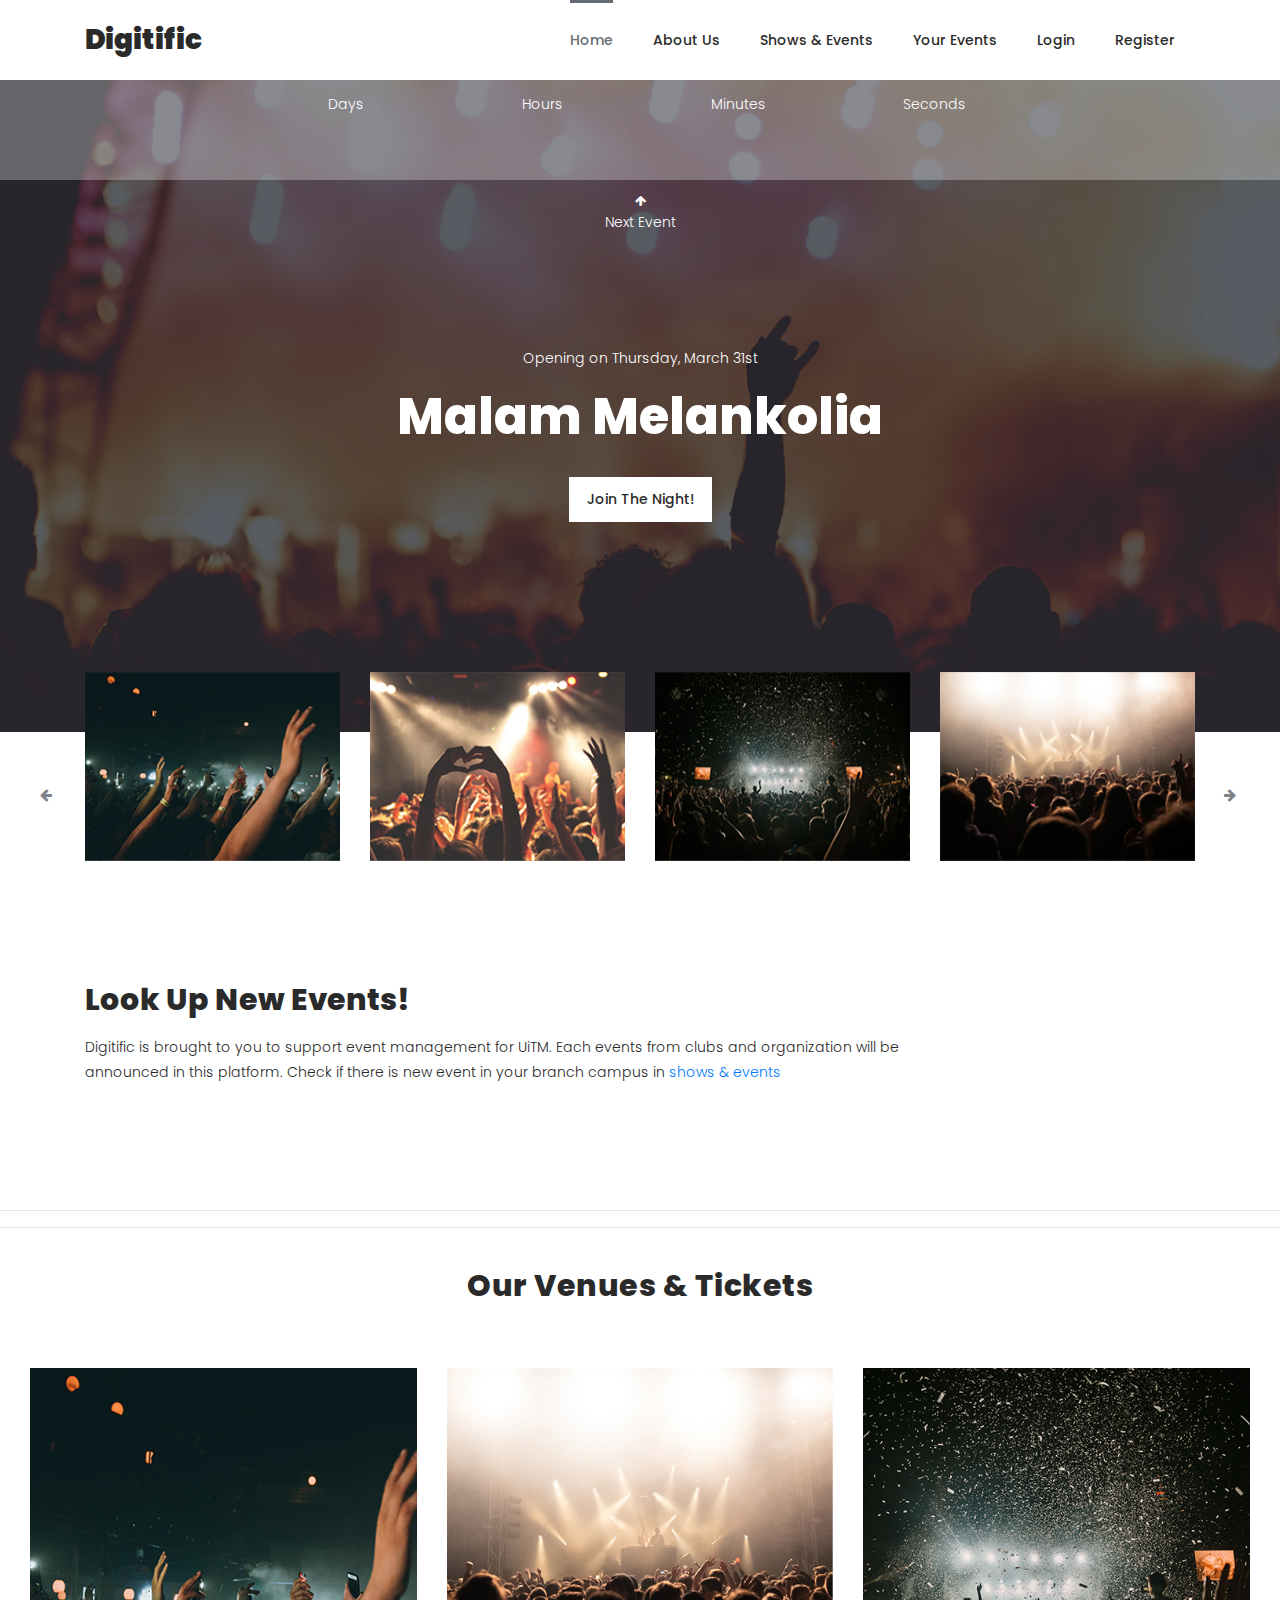
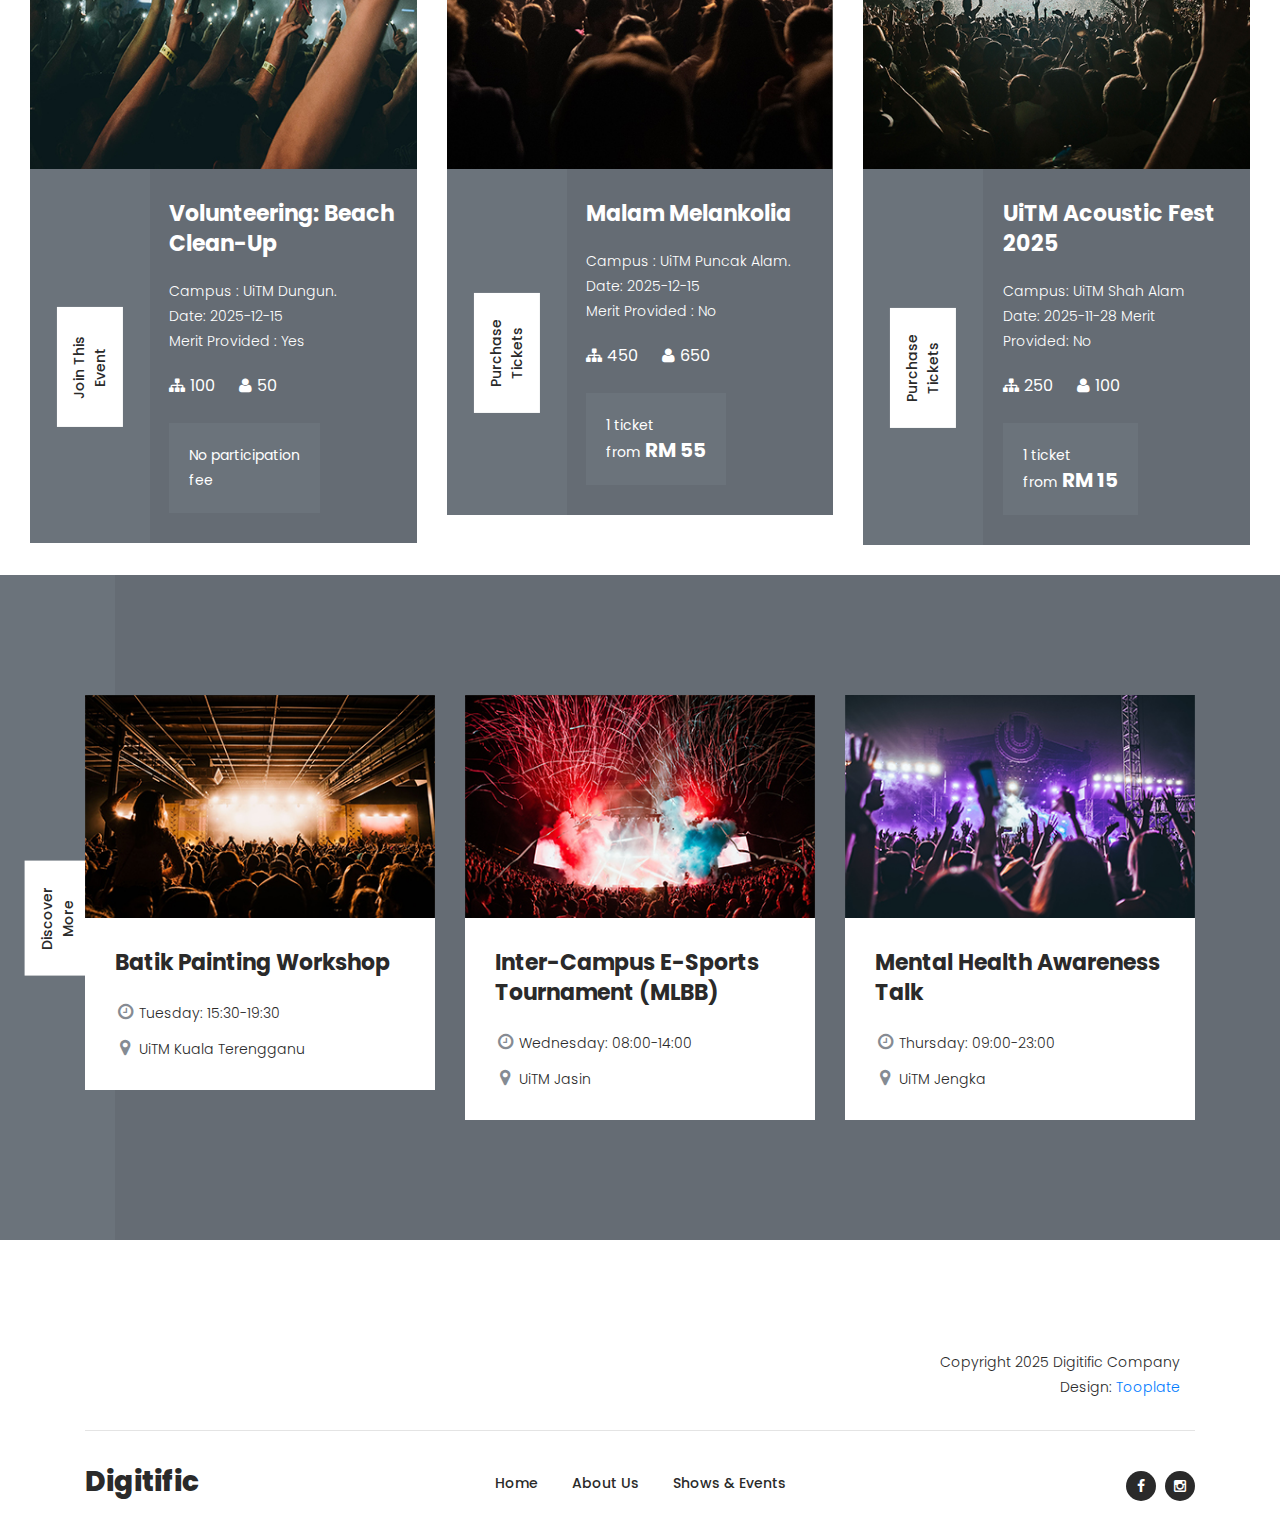
<file: src/main/webapp/index.html>
<!DOCTYPE html>
<html lang="en">

  <head>

    <meta charset="utf-8">
    <meta name="viewport" content="width=device-width, initial-scale=1, shrink-to-fit=no">
    <meta name="description" content="">
    <meta name="author" content="Tooplate">
    <link href="https://fonts.googleapis.com/css?family=Poppins:100,100i,200,200i,300,300i,400,400i,500,500i,600,600i,700,700i,800,800i,900,900i&display=swap" rel="stylesheet">

    <title>Digitific</title>


    <!-- Additional CSS Files -->
    <link rel="stylesheet" type="text/css" href="assets/css/bootstrap.min.css">

    <link rel="stylesheet" type="text/css" href="assets/css/font-awesome.css">

    <link rel="stylesheet" type="text/css" href="assets/css/owl-carousel.css">

    <link rel="stylesheet" href="assets/css/tooplate-artxibition.css">
<!--

Tooplate 2125 ArtXibition

https://www.tooplate.com/view/2125-artxibition

  -->
    </head>
    
    <body>
    
    <!-- ***** Preloader Start ***** -->
    <div id="js-preloader" class="js-preloader">
      <div class="preloader-inner">
        <span class="dot"></span>
        <div class="dots">
          <span></span>
          <span></span>
          <span></span>
        </div>
      </div>
    </div>
    <!-- ***** Preloader End ***** -->
        
    <!-- ***** Header Area Start ***** -->
    <header class="header-area header-sticky">
        <div class="container">
            <div class="row">
                <div class="col-12">
                    <nav class="main-nav">
                        <!-- ***** Logo Start ***** -->
                        <a href="index.html" class="logo"><em>Digitific</em></a>
                        <!-- ***** Logo End ***** -->
                        <!-- ***** Menu Start <li><a href="tickets.html">Tickets</a></li> ***** -->
                        <ul class="nav">
                            <li><a href="index.html" class="active">Home</a></li>
                            <li><a href="about.html">About Us</a></li>
                            <li><a href="shows-events.html">Shows & Events</a></li> 
                            <li><a href="event-list.html">Your events</a></li> 
                            <li><a href="login,jsp.html">Login</a></li> 
                            <li><a href="register.html">Register</a></li> 
                        </ul>        
                        <a class='menu-trigger'>
                            <span>Menu</span>
                        </a>
                        <!-- ***** Menu End ***** -->
                    </nav>
                </div>
            </div>
        </div>
    </header>
    <!-- ***** Header Area End ***** -->

    <!-- ***** Main Banner Area Start ***** -->
    <div class="main-banner">
        <div class="counter-content">
            <ul>
                <li>Days<span id="days"></span></li>
                <li>Hours<span id="hours"></span></li>
                <li>Minutes<span id="minutes"></span></li>
                <li>Seconds<span id="seconds"></span></li>
            </ul>
        </div>
        <div class="container">
            <div class="row">
                <div class="col-lg-12">
                    <div class="main-content">
                        <div class="next-show">
                            <i class="fa fa-arrow-up"></i>
                            <span>Next Event</span>
                        </div>
                        <h6>Opening on Thursday, March 31st</h6>
                        <h2>Malam Melankolia</h2>
                        <div class="main-white-button">
                            <a href="event-details.html">Join the Night!</a>
                        </div>
                    </div>
                </div>
            </div>
        </div>
    </div>
    <!-- ***** Main Banner Area End ***** -->

    <!-- *** Owl Carousel Items ***-->
    <div class="show-events-carousel">
        <div class="container">
            <div class="row">
                <div class="col-lg-12">
                    <div class="owl-show-events owl-carousel">
                        <div class="item">
                            <a href="event-details.html"><img src="assets/images/show-events-01.jpg" alt=""></a>
                        </div>
                        <div class="item">
                            <a href="event-details.html"><img src="assets/images/show-events-02.jpg" alt=""></a> 
                        </div>
                        <div class="item">
                            <a href="event-details.html"><img src="assets/images/show-events-03.jpg" alt=""></a> 
                        </div>
                        <div class="item">
                            <a href="event-details.html"><img src="assets/images/show-events-04.jpg" alt=""></a> 
                        </div>
                        <div class="item">
                            <a href="event-details.html"><img src="assets/images/show-events-01.jpg" alt=""></a> 
                        </div>
                        <div class="item">
                            <a href="event-details.html"><img src="assets/images/show-events-02.jpg" alt=""></a> 
                        </div>
                        <div class="item">
                            <a href="event-details.html"><img src="assets/images/show-events-03.jpg" alt=""></a> 
                        </div>
                        <div class="item">
                            <a href="event-details.html"><img src="assets/images/show-events-04.jpg" alt=""></a> 
                        </div>
                    </div>
                </div>
            </div>
        </div>
    </div>

    
    <!-- *** Amazing Venus ***-->
    <div class="amazing-venues">
        <div class="container">
            <div class="row">
                <div class="col-lg-9">
                    <div class="left-content">
                        <h4>Look Up New Events!</h4>
                        <p>Digitific is brought to you to support event management for UiTM.
                           Each events from clubs and organization will be announced in this platform.
                           Check if there is new event in your branch campus in <a href="shows-events.html">shows &amp events</a>
                        <br><br>
                    </div>
                </div>
            </div>
        </div>
    </div>
    <hr><hr>
    <!-- *** Venues & Tickets ***-->
    <div class="venue-tickets">
        <div class="container-fluid">
            <div class="col-lg-12">
                    <div class="section-heading">
                        <h2>Our Venues & Tickets</h2><br>
                    </div>
                </div>
            <div class="row">
                
                <div class="col-lg-4">
                    <div class="venue-item">
                        <div class="thumb">
                            <img src="assets/images/venue-01.jpg" alt="">
                        </div>
                        <div class="down-content">
                            <div class="left-content">
                                <div class="main-white-button">
                                    <a href="event-details.html">Join this event</a>
                                </div>
                            </div>
                            <div class="right-content">
                                <h4>Volunteering: Beach Clean-Up</h4>
                                <p>Campus : UiTM Dungun.<br>
                                   Date: 2025-12-15<br>
                                   Merit Provided : Yes</p>
                                <ul>
                                    <li><i class="fa fa-sitemap"></i>100</li>
                                    <li><i class="fa fa-user"></i>50</li>
                                </ul>
                                <div class="price">
                                    <span>No participation <br>fee</span>
                                </div>
                            </div> 
                        </div>
                    </div>
                </div>
                <div class="col-lg-4">
                    <div class="venue-item">
                        <div class="thumb">
                            <img src="assets/images/venue-02.jpg" alt="">
                        </div>
                        <div class="down-content">
                            <div class="left-content">
                                <div class="main-white-button">
                                    <a href="event-details.html">Purchase Tickets</a>
                                </div>
                            </div>
                            <div class="right-content">
                                <h4>Malam Melankolia</h4>
                                <p>Campus : UiTM Puncak Alam.<br>
                                   Date: 2025-12-15<br>
                                   Merit Provided : No </p>
                                <ul>
                                    <li><i class="fa fa-sitemap"></i>450</li>
                                    <li><i class="fa fa-user"></i>650</li>
                                </ul>
                                <div class="price">
                                    <span>1 ticket<br>from <em>RM 55</em></span>
                                </div>
                            </div> 
                        </div>
                    </div>
                </div>
                <div class="col-lg-4">
                    <div class="venue-item">
                        <div class="thumb">
                            <img src="assets/images/venue-03.jpg" alt="">
                        </div>
                        <div class="down-content">
                            <div class="left-content">
                                <div class="main-white-button">
                                    <a href="event-details.html">Purchase Tickets</a>
                                </div>
                            </div>
                            <div class="right-content">
                                <h4>UiTM Acoustic Fest 2025</h4>
                                <p>
                                    Campus: UiTM Shah Alam
                                    Date: 2025-11-28
                                    Merit Provided: No
                                </p>
                                <ul>
                                    <li><i class="fa fa-sitemap"></i>250</li>
                                    <li><i class="fa fa-user"></i>100</li>
                                </ul>
                                <div class="price">
                                    <span>1 ticket<br>from <em>RM 15</em></span>
                                </div>
                            </div> 
                        </div>
                    </div>
                </div>
            </div>
        </div>
    </div>


    <!-- *** Coming Events ***-->
    <div class="coming-events">
        <div class="left-button">
            <div class="main-white-button">
                <a href="shows-events.html">Discover More</a>
            </div>
        </div>
        <div class="container">
            <div class="row">
                <div class="col-lg-4">
                    <div class="event-item">
                        <div class="thumb">
                            <a href="event-details.html"><img src="assets/images/event-01.jpg" alt=""></a>
                        </div>
                        <div class="down-content">
                            <a href="event-details.html"><h4>Batik Painting Workshop</h4></a>
                            <ul>
                                <li><i class="fa fa-clock-o"></i> Tuesday: 15:30-19:30</li>
                                <li><i class="fa fa-map-marker"></i> UiTM Kuala Terengganu</li>
                            </ul>
                        </div>
                    </div>
                </div>
                <div class="col-lg-4">
                    <div class="event-item">
                        <div class="thumb">
                            <a href="event-details.html"><img src="assets/images/event-02.jpg" alt=""></a>
                        </div>
                        <div class="down-content">
                            <a href="event-details.html"><h4>Inter-Campus E-Sports Tournament (MLBB)</h4></a>
                            <ul>
                                <li><i class="fa fa-clock-o"></i> Wednesday: 08:00-14:00</li>
                                <li><i class="fa fa-map-marker"></i> UiTM Jasin</li>
                            </ul>
                        </div>
                    </div>
                </div>
                <div class="col-lg-4">
                    <div class="event-item">
                        <div class="thumb">
                            <a href="event-details.html"><img src="assets/images/event-03.jpg" alt=""></a>
                        </div>
                        <div class="down-content">
                            <a href="event-details.html"><h4>Mental Health Awareness Talk</h4></a>
                            <ul>
                                <li><i class="fa fa-clock-o"></i> Thursday: 09:00-23:00</li>
                                <li><i class="fa fa-map-marker"></i> UiTM Jengka</li>
                            </ul>
                        </div>
                    </div>
                </div>
            </div>
        </div>
    </div>


    <!-- *** Footer *** -->
    <footer>
        <div class="container">
            <div class="row">
                <div class="col-lg-12">
                    <div class="under-footer">
                        <div class="rowFooter">
                            <div class="col-lg-6 col-sm-6 ms-auto text-end">
                                <p class="copyright">Copyright 2025 Digitific Company 
                    
                    			<br>Design: <a rel="nofollow" href="https://www.tooplate.com" target="_parent">Tooplate</a></p>
                            </div>
                        </div>
                    </div>
                </div>
                <div class="col-lg-12">
                    <div class="sub-footer">
                        <div class="row">
                            <div class="col-lg-3">
                                <div class="logo"><span><em>Digitific</em></span></div>
                            </div>
                            <div class="col-lg-6">
                                <div class="menu">
                                    <ul>
                                        <li><a href="index.html" class="active">Home</a></li>
                                        <li><a href="about.html">About Us</a></li>
                                        <li><a href="shows-events.html">Shows & Events</a></li> 
                                    </ul>
                                </div>
                            </div>
                            <div class="col-lg-3">
                                <div class="social-links">
                                    <ul>
                                        <li><a href="https://www.facebook.com/uitmrasmi/?locale=ms_MY"><i class="fa fa-facebook"></i></a></li>
                                        <li><a href="https://www.instagram.com/uitm.official/"><i class="fa fa-instagram"></i></a></li>
                                    </ul>
                                </div>
                            </div>
                        </div>
                    </div>
                </div>
            </div>
        </div>
    </footer>
    

    <!-- jQuery -->
    <script src="assets/js/jquery-2.1.0.min.js"></script>

    <!-- Bootstrap -->
    <script src="assets/js/popper.js"></script>
    <script src="assets/js/bootstrap.min.js"></script>

    <!-- Plugins -->
    <script src="assets/js/scrollreveal.min.js"></script>
    <script src="assets/js/waypoints.min.js"></script>
    <script src="assets/js/jquery.counterup.min.js"></script>
    <script src="assets/js/imgfix.min.js"></script> 
    <script src="assets/js/mixitup.js"></script> 
    <script src="assets/js/accordions.js"></script>
    <script src="assets/js/owl-carousel.js"></script>
    
    <!-- Global Init -->
    <script src="assets/js/custom.js"></script>

  </body>
</html>
</file>
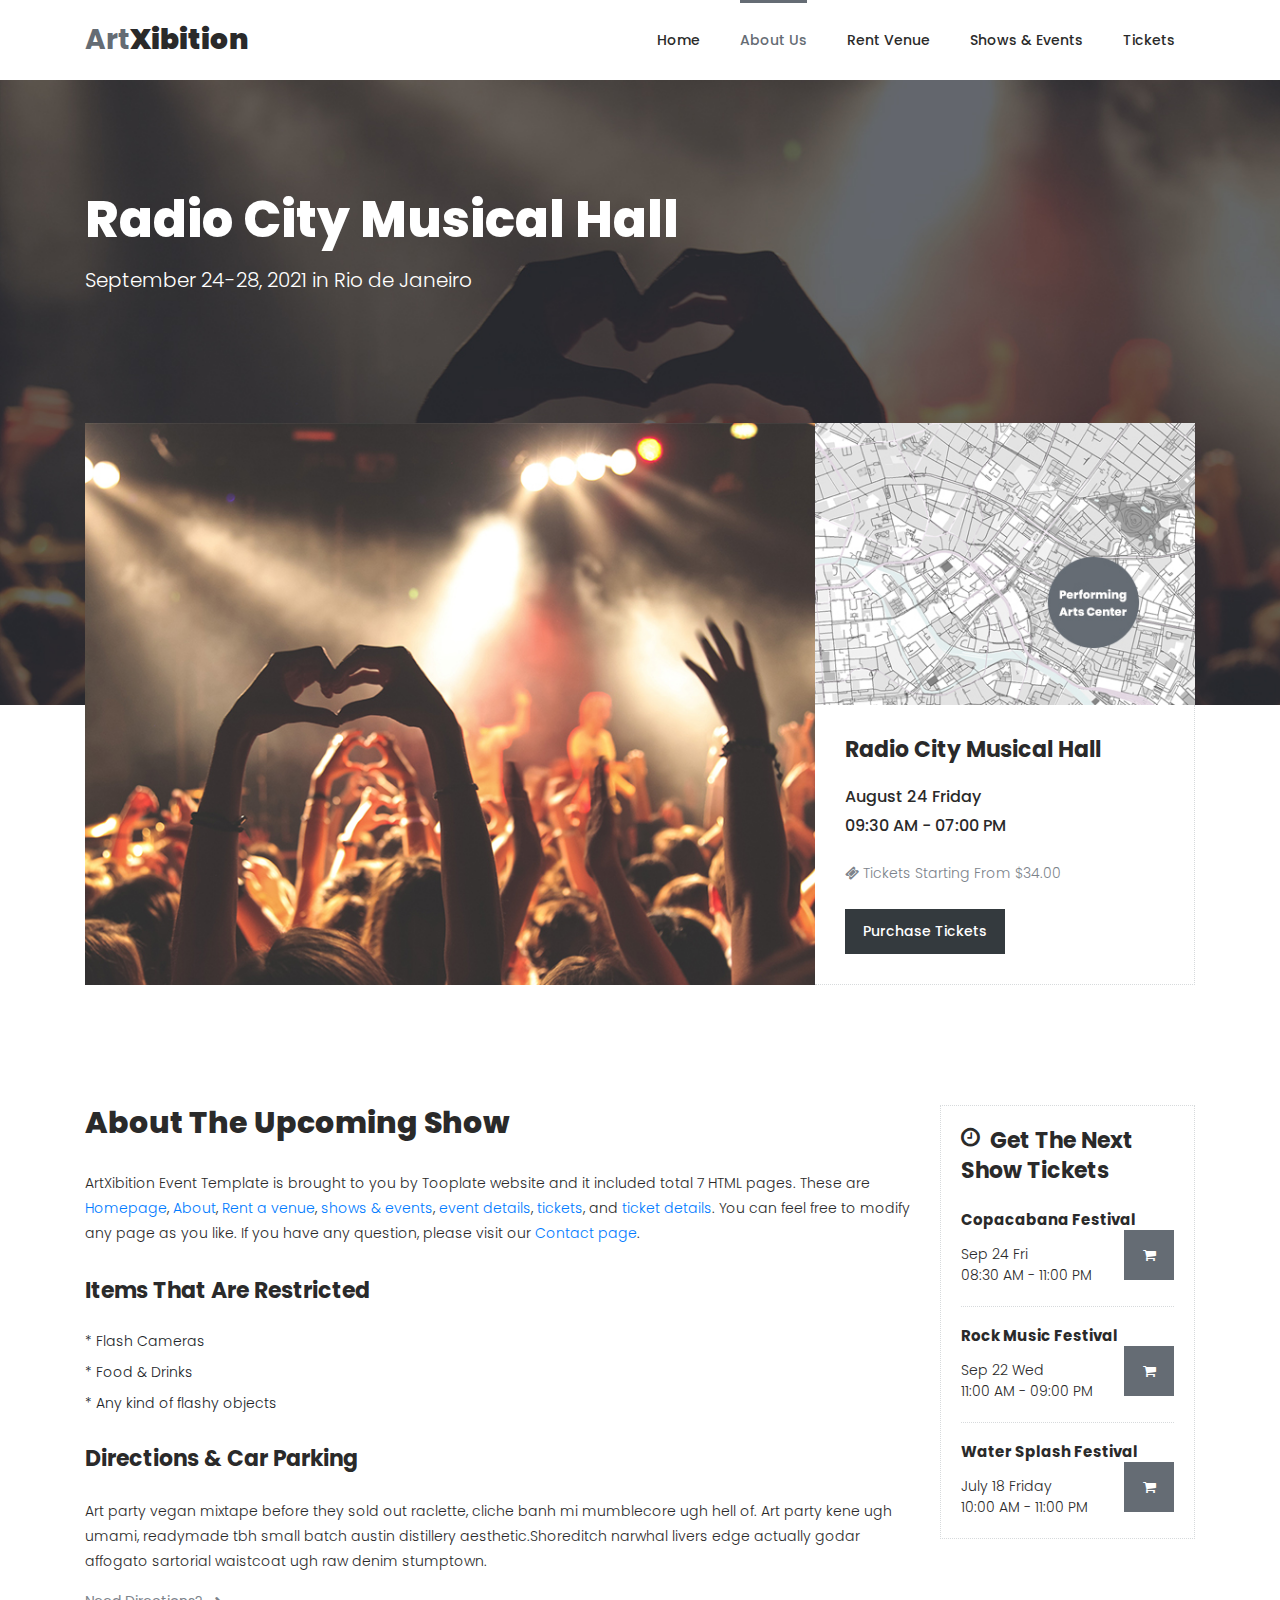
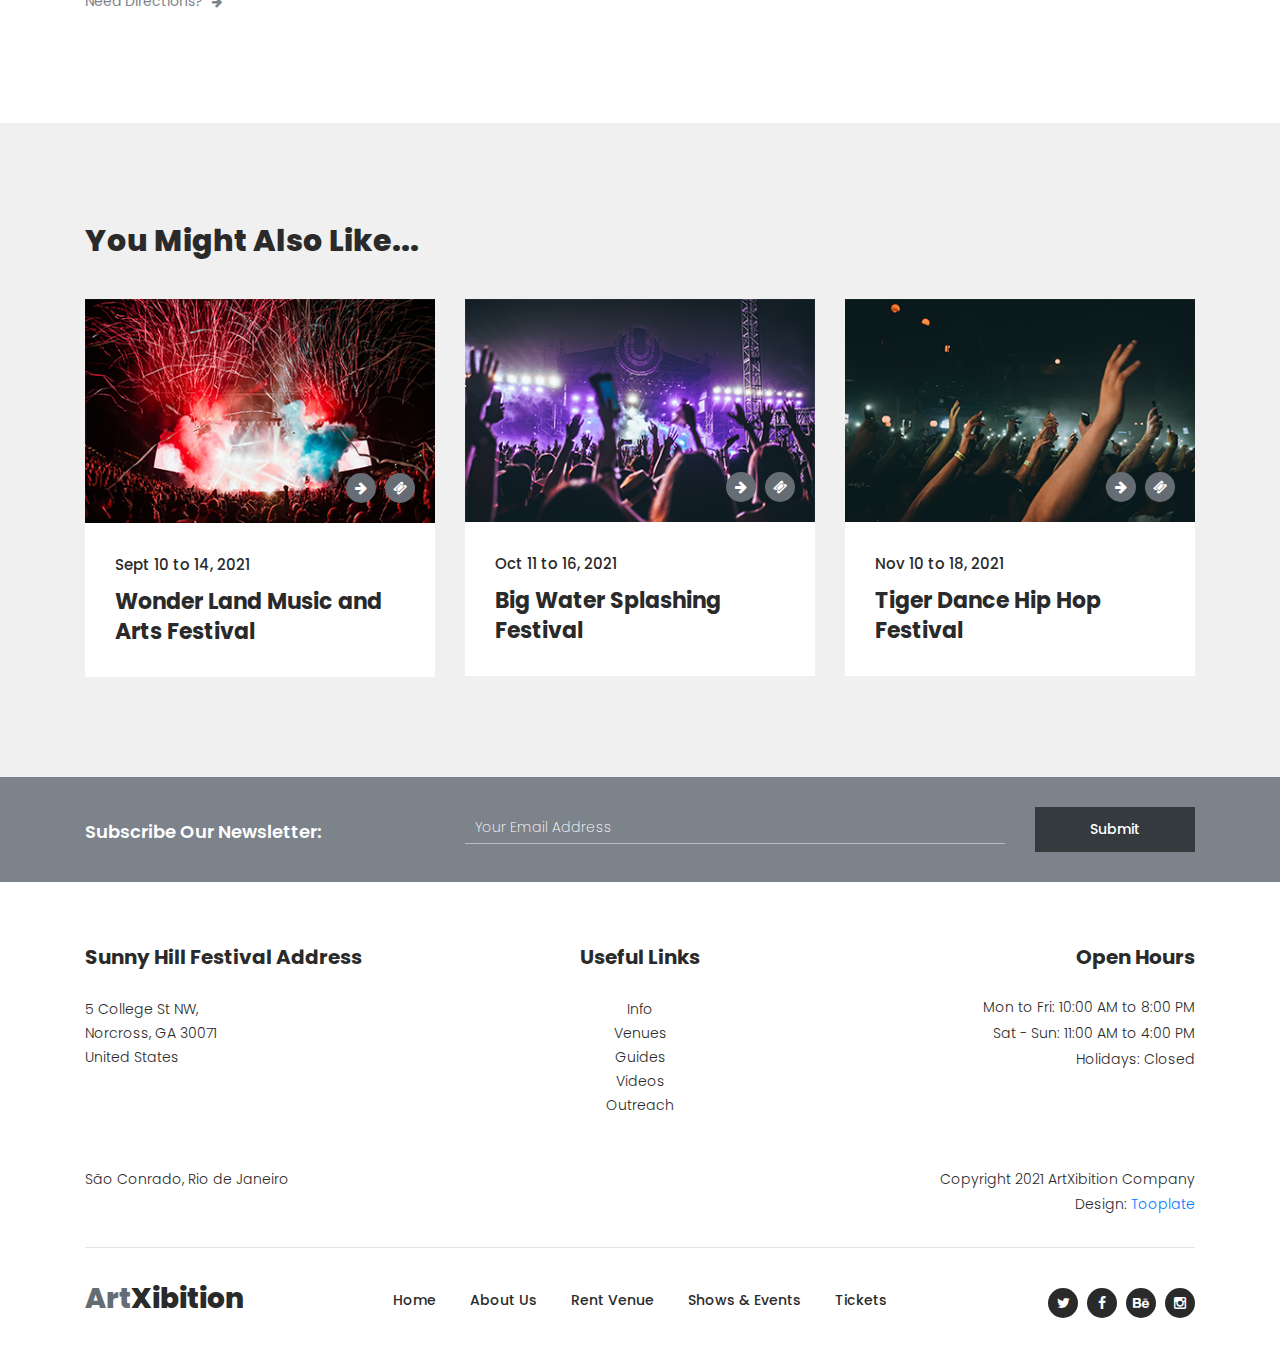
<file: src/main/webapp/about.html>
<!DOCTYPE html>
<html lang="en">

  <head>

    <meta charset="utf-8">
    <meta name="viewport" content="width=device-width, initial-scale=1, shrink-to-fit=no">
    <meta name="description" content="">
    <meta name="author" content="Tooplate">
    <link href="https://fonts.googleapis.com/css?family=Poppins:100,100i,200,200i,300,300i,400,400i,500,500i,600,600i,700,700i,800,800i,900,900i&display=swap" rel="stylesheet">

    <title>About</title>


    <!-- Additional CSS Files -->
    <link rel="stylesheet" type="text/css" href="assets/css/bootstrap.min.css">

    <link rel="stylesheet" type="text/css" href="assets/css/font-awesome.css">

    <link rel="stylesheet" type="text/css" href="assets/css/owl-carousel.css">

    <link rel="stylesheet" href="assets/css/tooplate-artxibition.css">
<!--

Tooplate 2125 ArtXibition

https://www.tooplate.com/view/2125-artxibition

-->
    </head>
    
    <body>
    
    <!-- ***** Preloader Start ***** -->
    <div id="js-preloader" class="js-preloader">
      <div class="preloader-inner">
        <span class="dot"></span>
        <div class="dots">
          <span></span>
          <span></span>
          <span></span>
        </div>
      </div>
    </div>
    <!-- ***** Preloader End ***** -->
    
    <!-- ***** Header Area Start ***** -->
    <header class="header-area header-sticky">
        <div class="container">
            <div class="row">
                <div class="col-12">
                    <nav class="main-nav">
                        <!-- ***** Logo Start ***** -->
                        <a href="index.html" class="logo">Art<em>Xibition</em></a>
                        <!-- ***** Logo End ***** -->
                        <!-- ***** Menu Start ***** -->
                        <ul class="nav">
                            <li><a href="index.html">Home</a></li>
                            <li><a href="about.html" class="active">About Us</a></li>
                            <li><a href="rent-venue.html">Rent Venue</a></li>
                            <li><a href="shows-events.html">Shows & Events</a></li> 
                            <li><a href="tickets.html">Tickets</a></li> 
                        </ul>        
                        <a class='menu-trigger'>
                            <span>Menu</span>
                        </a>
                        <!-- ***** Menu End ***** -->
                    </nav>
                </div>
            </div>
        </div>
    </header>
    <!-- ***** Header Area End ***** -->

    <!-- ***** About Us Page ***** -->
    <div class="page-heading-about">
        <div class="container">
            <div class="row">
                <div class="col-lg-12">
                    <h2>Radio City Musical Hall</h2>
                    <span>September 24-28, 2021 in Rio de Janeiro</span>
                </div>
            </div>
        </div>
    </div>

    <div class="about-item">
        <div class="container">
            <div class="row">
                <div class="col-lg-8">
                    <div class="left-image">
                        <img src="assets/images/about-image.jpg" alt="party time">
                    </div>
                </div>
                <div class="col-lg-4">
                    <div class="right-content">
                        <div class="about-map-image">
                            <img src="assets/images/about-map-image.jpg" alt="party location">
                        </div>
                        <div class="down-content">
                            <h4>Radio City Musical Hall</h4>
                            <ul>
                                <li>August 24 Friday</li>
                                <li>09:30 AM - 07:00 PM</li>
                            </ul>
                            <span><i class="fa fa-ticket"></i> Tickets Starting From $34.00</span>
                            <div class="main-dark-button">
                                <a href="event-details.html">Purchase Tickets</a>
                            </div>
                        </div>
                    </div>
                </div>
            </div>
        </div>
    </div>

    <div class="about-upcoming-shows">
        <div class="container">
            <div class="row">
                <div class="col-lg-9">
                    <h2>About The Upcoming Show</h2>
                    <p><p>ArtXibition Event Template is brought to you by Tooplate website and it included total 7 HTML pages. 
                        These are <a href="index.html">Homepage</a>, <a href="about.html">About</a>, 
                        <a href="rent-venue.html">Rent a venue</a>, <a href="shows-events.html">shows &amp; events</a>, 
                        <a href="event-details.html">event details</a>, <a href="tickets.html">tickets</a>, and <a href="ticket-details.html">ticket details</a>. 
                        You can feel free to modify any page as you like. If you have any question, please visit our <a href="https://www.tooplate.com/contact" target="_blank">Contact page</a>.</p></p>
                    <h4>Items That Are Restricted</h4>
                    <ul>
                        <li>* Flash Cameras</li>
                        <li>* Food & Drinks</li>
                        <li>* Any kind of flashy objects</li>
                    </ul>
                    <h4>Directions & Car Parking</h4>
                    <p>Art party vegan mixtape before they sold out raclette, cliche banh mi mumblecore ugh hell of. Art party kene 
                        ugh umami, readymade tbh small batch austin distillery aesthetic.Shoreditch narwhal livers edge actually godar
                        affogato sartorial waistcoat ugh raw denim stumptown.
                        </p>
                    <div class="text-button">
                        <a href="event-details.html">Need Directions? <i class="fa fa-arrow-right"></i></a>
                    </div>
                </div>
                <div class="col-lg-3">
                    <div class="next-shows">
                        <h4><i class="fa fa-clock-o"></i> Get The Next Show Tickets</h4>
                        <ul>
                            <li>
                                <h5>Copacabana Festival</h5>
                                <span>Sep 24 Fri<br>08:30 AM - 11:00 PM</span>
                                <div class="icon-button">
                                    <a href="ticket-details.html">
                                        <i class="fa fa-shopping-cart"></i>
                                    </a>
                                </div>
                            </li>
                            <li>
                                <h5>Rock Music Festival</h5>
                                <span>Sep 22 Wed<br>11:00 AM - 09:00 PM</span>
                                <div class="icon-button">
                                    <a href="ticket-details.html">
                                        <i class="fa fa-shopping-cart"></i>
                                    </a>
                                </div>
                            </li>
                            <li>
                                <h5>Water Splash Festival</h5>
                                <span>July 18 Friday<br>10:00 AM - 11:00 PM</span>
                                <div class="icon-button">
                                    <a href="ticket-details.html">
                                        <i class="fa fa-shopping-cart"></i>
                                    </a>
                                </div>
                            </li>
                        </ul>
                    </div>
                </div>
            </div>
        </div>
    </div>

    <div class="also-like">
        <div class="container">
            <div class="row">
                <div class="col-lg-12">
                    <h2>You Might Also Like...</h2>
                </div>
                <div class="col-lg-4">
                    <div class="like-item">
                        <div class="thumb">
                            <a href="event-details.html"><img src="assets/images/like-01.jpg" alt=""></a>
                            <div class="icons">
                                <ul>
                                    <li><a href="event-details.html"><i class="fa fa-arrow-right"></i></a></li>
                                    <li><a href="ticket-details.html"><i class="fa fa-ticket"></i></a></li>
                                </ul>
                            </div>
                        </div>
                        <div class="down-content">
                            <span>Sept 10 to 14, 2021</span>
                            <a href="event-details.html"><h4>Wonder Land Music and Arts Festival</h4></a>
                        </div>
                    </div>
                </div>
                <div class="col-lg-4">
                    <div class="like-item">
                        <div class="thumb">
                            <a href="event-details.html"><img src="assets/images/like-02.jpg" alt=""></a>
                            <div class="icons">
                                <ul>
                                    <li><a href="event-details.html"><i class="fa fa-arrow-right"></i></a></li>
                                    <li><a href="ticket-details.html"><i class="fa fa-ticket"></i></a></li>
                                </ul>
                            </div>
                        </div>
                        <div class="down-content">
                            <span>Oct 11 to 16, 2021</span>
                            <a href="event-details.html"><h4>Big Water Splashing Festival</h4></a>
                        </div>
                    </div>
                </div>
                <div class="col-lg-4">
                    <div class="like-item">
                        <div class="thumb">
                            <a href="event-details.html"><img src="assets/images/like-03.jpg" alt=""></a>
                            <div class="icons">
                                <ul>
                                    <li><a href="event-details.html"><i class="fa fa-arrow-right"></i></a></li>
                                    <li><a href="ticket-details.html"><i class="fa fa-ticket"></i></a></li>
                                </ul>
                            </div>
                        </div>
                        <div class="down-content">
                            <span>Nov 10 to 18, 2021</span>
                            <a href="event-details.html"><h4>Tiger Dance Hip Hop Festival</h4></a>
                        </div>
                    </div>
                </div>
            </div>
        </div>
    </div>


    <!-- *** Subscribe *** -->
    <div class="subscribe">
        <div class="container">
            <div class="row">
                <div class="col-lg-4">
                    <h4>Subscribe Our Newsletter:</h4>
                </div>
                <div class="col-lg-8">
                    <form id="subscribe" action="" method="get">
                        <div class="row">
                          <div class="col-lg-9">
                            <fieldset>
                              <input name="email" type="text" id="email" pattern="[^ @]*@[^ @]*" placeholder="Your Email Address" required="">
                            </fieldset>
                          </div>
                          <div class="col-lg-3">
                            <fieldset>
                              <button type="submit" id="form-submit" class="main-dark-button">Submit</button>
                            </fieldset>
                          </div>
                        </div>
                    </form>
                </div>
            </div>
        </div>
    </div>

    <!-- *** Footer *** -->
    <footer>
        <div class="container">
            <div class="row">
                <div class="col-lg-4">
                    <div class="address">
                        <h4>Sunny Hill Festival Address</h4>
                        <span>5 College St NW, <br>Norcross, GA 30071<br>United States</span>
                    </div>
                </div>
                <div class="col-lg-4">
                    <div class="links">
                        <h4>Useful Links</h4>
                        <ul>
                            <li><a href="#">Info</a></li>
                            <li><a href="#">Venues</a></li>
                            <li><a href="#">Guides</a></li>
                            <li><a href="#">Videos</a></li>
                            <li><a href="#">Outreach</a></li>
                        </ul>
                    </div>
                </div>
                <div class="col-lg-4">
                    <div class="hours">
                        <h4>Open Hours</h4>
                        <ul>
                            <li>Mon to Fri: 10:00 AM to 8:00 PM</li>
                            <li>Sat - Sun: 11:00 AM to 4:00 PM</li>
                            <li>Holidays: Closed</li>
                        </ul>
                    </div>
                </div>
                <div class="col-lg-12">
                    <div class="under-footer">
                        <div class="row">
                            <div class="col-lg-6">
                                <p>São Conrado, Rio de Janeiro</p>
                            </div>
                            <div class="col-lg-6">
                                <p class="copyright">Copyright 2021 ArtXibition Company 
                    
                    			<br>Design: <a rel="nofollow" href="https://www.tooplate.com" target="_parent">Tooplate</a></p>
                            </div>
                        </div>
                    </div>
                </div>
                <div class="col-lg-12">
                    <div class="sub-footer">
                        <div class="row">
                            <div class="col-lg-3">
                                <div class="logo"><span>Art<em>Xibition</em></span></div>
                            </div>
                            <div class="col-lg-6">
                                <div class="menu">
                                    <ul>
                                        <li><a href="index.html" class="active">Home</a></li>
                                        <li><a href="about.html">About Us</a></li>
                                        <li><a href="rent-venue.html">Rent Venue</a></li>
                                        <li><a href="shows-events.html">Shows & Events</a></li> 
                                        <li><a href="tickets.html">Tickets</a></li> 
                                    </ul>
                                </div>
                            </div>
                            <div class="col-lg-3">
                                <div class="social-links">
                                    <ul>
                                        <li><a href="#"><i class="fa fa-twitter"></i></a></li>
                                        <li><a href="#"><i class="fa fa-facebook"></i></a></li>
                                        <li><a href="#"><i class="fa fa-behance"></i></a></li>
                                        <li><a href="#"><i class="fa fa-instagram"></i></a></li>
                                    </ul>
                                </div>
                            </div>
                        </div>
                    </div>
                </div>
            </div>
        </div>
    </footer>

    <!-- jQuery -->
    <script src="assets/js/jquery-2.1.0.min.js"></script>

    <!-- Bootstrap -->
    <script src="assets/js/popper.js"></script>
    <script src="assets/js/bootstrap.min.js"></script>

    <!-- Plugins -->
    <script src="assets/js/scrollreveal.min.js"></script>
    <script src="assets/js/waypoints.min.js"></script>
    <script src="assets/js/jquery.counterup.min.js"></script>
    <script src="assets/js/imgfix.min.js"></script> 
    <script src="assets/js/mixitup.js"></script> 
    <script src="assets/js/accordions.js"></script>
    <script src="assets/js/owl-carousel.js"></script>
    
    <!-- Global Init -->
    <script src="assets/js/custom.js"></script>
  </body>
</html>
</file>
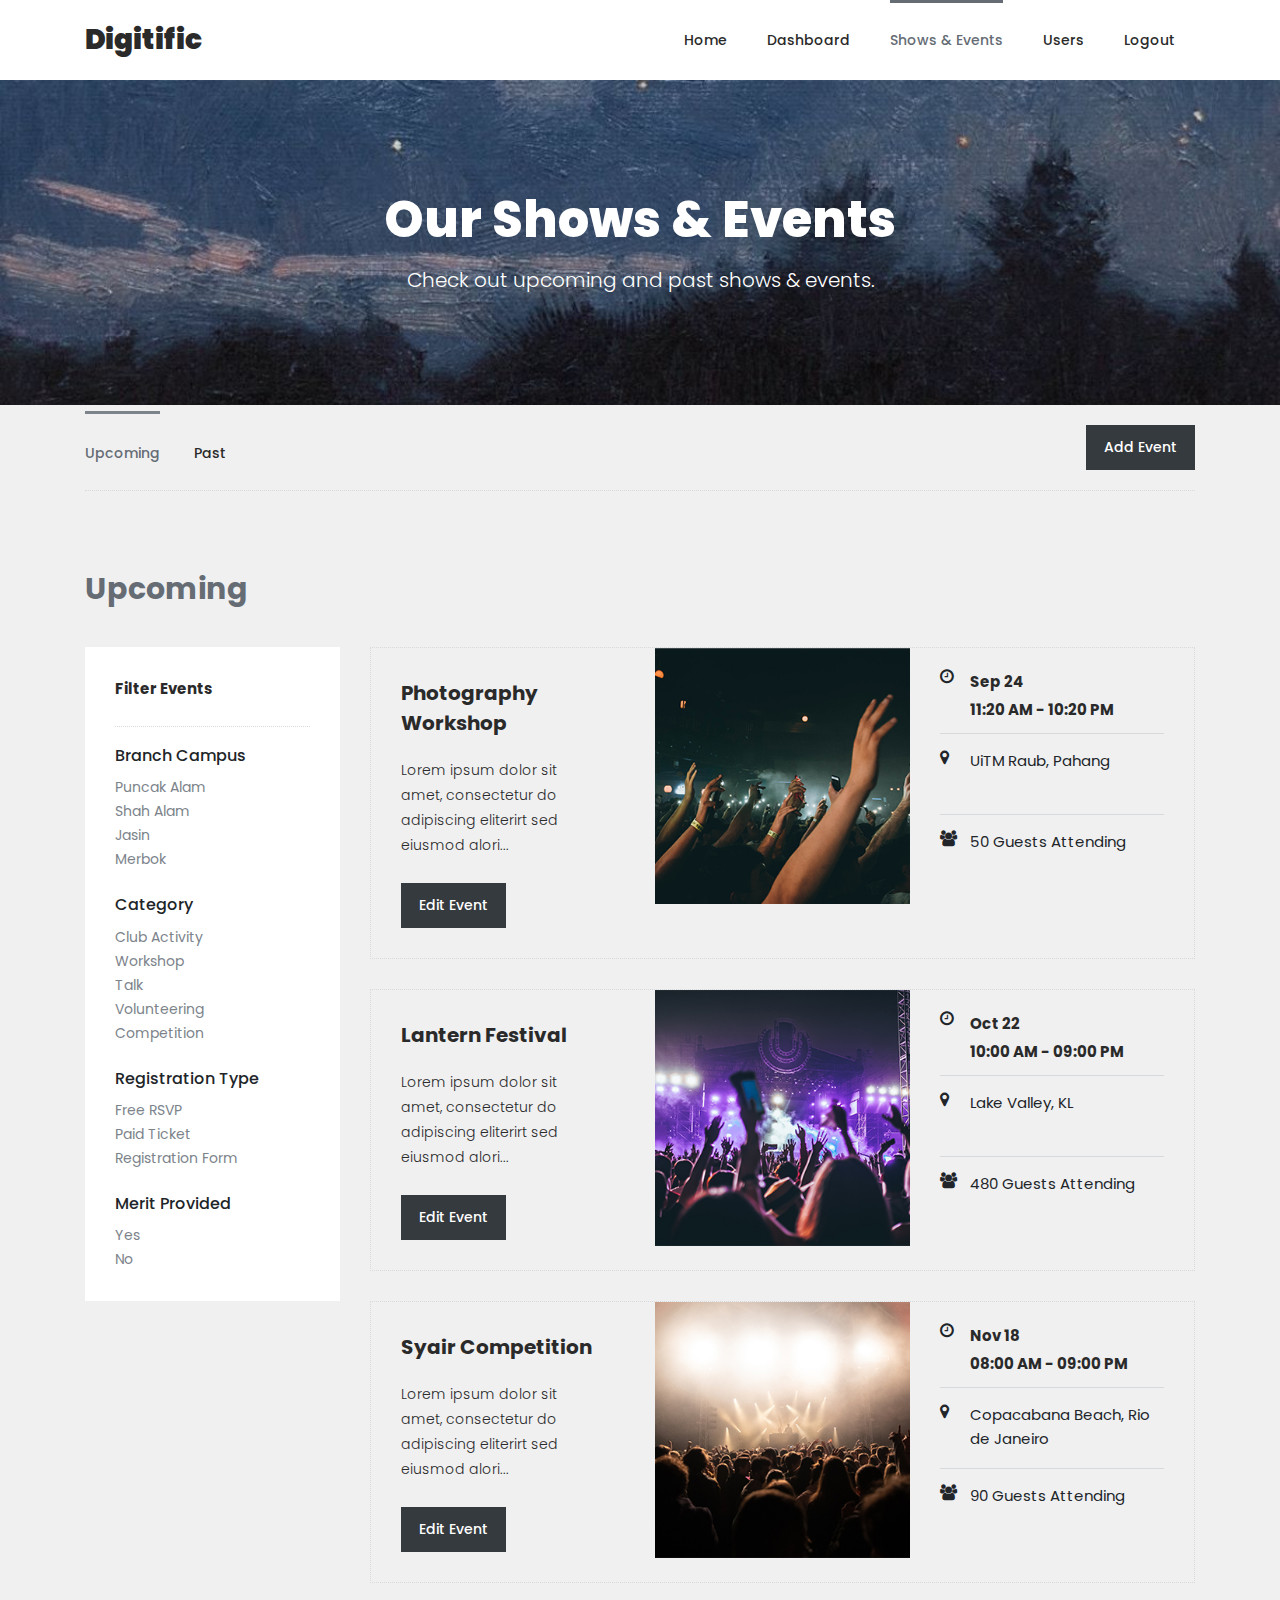
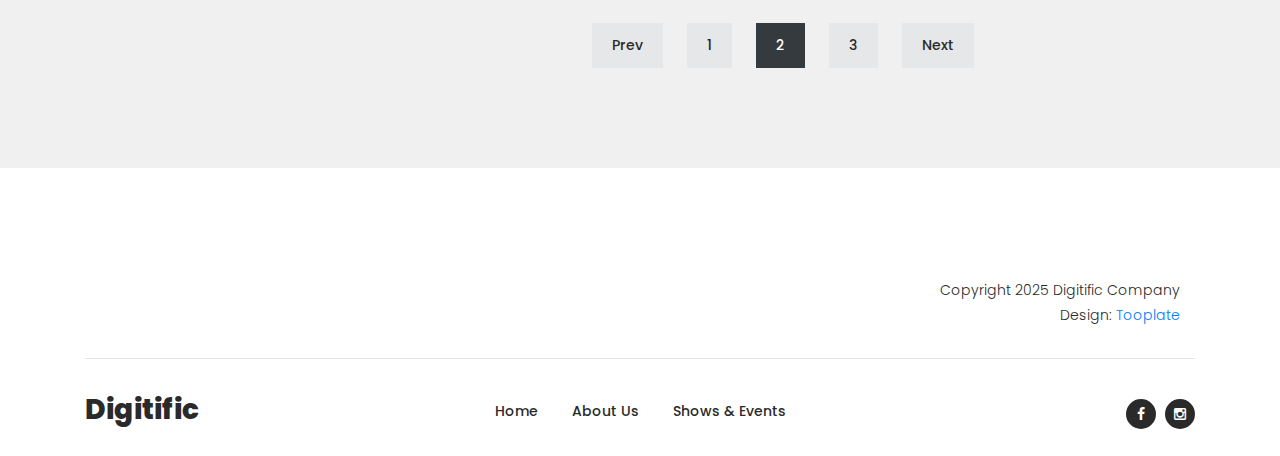
<file: src/main/webapp/ad_event.html>
<!DOCTYPE html>
<html lang="en">

  <head>

    <meta charset="utf-8">
    <meta name="viewport" content="width=device-width, initial-scale=1, shrink-to-fit=no">
    <meta name="description" content="">
    <meta name="author" content="Tooplate">
    <link href="https://fonts.googleapis.com/css?family=Poppins:100,100i,200,200i,300,300i,400,400i,500,500i,600,600i,700,700i,800,800i,900,900i&display=swap" rel="stylesheet">

    <title>Shows and Events</title>


    <!-- Additional CSS Files -->
    <link rel="stylesheet" type="text/css" href="assets/css/bootstrap.min.css">

    <link rel="stylesheet" type="text/css" href="assets/css/font-awesome.css">

    <link rel="stylesheet" type="text/css" href="assets/css/owl-carousel.css">

    <link rel="stylesheet" href="assets/css/tooplate-artxibition.css">
<!--

Tooplate 2125 ArtXibition

https://www.tooplate.com/view/2125-artxibition

-->
    </head>
    
    <body>
    
    <!-- ***** Preloader Start ***** -->
    <div id="js-preloader" class="js-preloader">
      <div class="preloader-inner">
        <span class="dot"></span>
        <div class="dots">
          <span></span>
          <span></span>
          <span></span>
        </div>
      </div>
    </div>
    <!-- ***** Preloader End ***** -->
        
        <!-- ***** Header Area Start ***** -->
    <header class="header-area header-sticky">
        <div class="container">
            <div class="row">
                <div class="col-12">
                    <nav class="main-nav">
                        <!-- ***** Logo Start ***** -->
                        <a href="index.html" class="logo"><em>Digitific</em></a>
                        <!-- ***** Logo End ***** -->
                        <!-- ***** Menu Start <li><a href="tickets.html">Tickets</a></li> ***** -->
                        <ul class="nav">
                            <li><a href="index.html">Home</a></li>
                            <li><a href="admin_dashboard.html">Dashboard</a></li> 
                            <li><a href="ad_event.html" class="active">Shows & Events</a></li> 
                            <li><a href="users.html">Users</a></li> 
                            <li><a href="login,jsp.html">Logout</a></li>  
                        </ul>        
                        <a class='menu-trigger'>
                            <span>Menu</span>
                        </a>
                        <!-- ***** Menu End ***** -->
                    </nav>
                </div>
            </div>
        </div>
    </header>



    <!-- ***** About Us Page ***** -->
    <div class="page-heading-shows-events">
        <div class="container">
            <div class="row">
                <div class="col-lg-12">
                    <h2>Our Shows & Events</h2>
                    <span>Check out upcoming and past shows & events.</span>
                </div>
            </div>
        </div>
    </div>

    <div class="shows-events-tabs">
        <div class="container">
            <div class="row">
                <div class="col-lg-12">
                    <div class="row" id="tabs">
                        <div class="col-lg-12">
                            <div class="heading-tabs">
                                 <div class="row align-items-center">
                                      <div class="col-lg-12 d-flex justify-content-between align-items-center">
                                        <ul>
                                          <li><a href='#tabs-1'>Upcoming</a></li>
                                          <li><a href='#tabs-2'>Past</a></a></li>
                                        </ul>
                                         <div class="main-dark-button"><a href="event-add.html">Add Event</a></div>
                                    </div>
                                    
                                </div>
                            </div>
                        </div>
                        <div class="col-lg-12">
                            <section class='tabs-content'>
                                <article id='tabs-1'>
                                    <div class="row">
                                        <div class="col-lg-12">
                                            <div class="heading"><h2>Upcoming</h2></div>
                                        </div>
                                        <div class="col-lg-3">
                                            <div class="sidebar">
                                                <div class="row">
                                                    <div class="col-lg-12">
                                                        <div class="heading-sidebar">
                                                            <h4>Filter Events</h4>
                                                        </div>
                                                    </div>
                                                    <div class="col-lg-12">
                                                        <div class="filter-section">
                                                            <h6><br>Branch Campus</h6>
                                                            <ul>
                                                                <li><a href="#">Puncak Alam</a></li>
                                                                <li><a href="#">Shah Alam</a></li>
                                                                <li><a href="#">Jasin</a></li>
                                                                <li><a href="#">Merbok</a></li><br>
                                                            </ul>
                                                        </div>
                                                    </div>

                                                    <div class="col-lg-12">
                                                        <div class="filter-section">
                                                            <h6>Category</h6>
                                                            <ul>
                                                                <li><a href="#">Club Activity</a></li>
                                                                <li><a href="#">Workshop</a></li>
                                                                <li><a href="#">Talk</a></li>
                                                                <li><a href="#">Volunteering</a></li>
                                                                <li><a href="#">Competition</a></li><br>
                                                            </ul>
                                                        </div>
                                                    </div>

                                                    <div class="col-lg-12">
                                                        <div class="filter-section">
                                                            <h6>Registration Type</h6>
                                                            <ul>
                                                                <li><a href="#">Free RSVP</a></li>
                                                                <li><a href="#">Paid Ticket</a></li>
                                                                <li><a href="#">Registration Form</a></li><br>
                                                            </ul>
                                                        </div>
                                                    </div>

                                                    <div class="col-lg-12">
                                                        <div class="filter-section">
                                                            <h6>Merit Provided</h6>
                                                            <ul>
                                                                <li><a href="#">Yes</a></li>
                                                                <li><a href="#">No</a></li>
                                                            </ul>
                                                        </div>
                                                    </div>
                                                </div>
                                            </div>
                                        </div>
                                        <div class="col-lg-9">
                                            <div class="row">
                                                <div class="col-lg-12">
                                                    <div class="event-item">
                                                        <div class="row">
                                                            <div class="col-lg-4">
                                                                <div class="left-content">
                                                                    <h4>Photography Workshop</h4>
                                                                    <p>Lorem ipsum dolor sit amet, consectetur do adipiscing eliterirt sed eiusmod alori...</p>
                                                                    <div class="main-dark-button"> <a href="event-edit.html">Edit Event</a></div>
                                                                </div>
                                                            </div>
                                                            <div class="col-lg-4">
                                                                <div class="thumb">
                                                                    <img src="assets/images/event-page-01.jpg" alt="">
                                                                </div>
                                                            </div>
                                                            <div class="col-lg-4">
                                                                <div class="right-content">
                                                                    <ul>
                                                                        <li>
                                                                            <i class="fa fa-clock-o"></i>
                                                                            <h6>Sep 24<br>11:20 AM - 10:20 PM</h6>
                                                                        </li>
                                                                        <li>
                                                                            <i class="fa fa-map-marker"></i>
                                                                            <span>UiTM Raub, Pahang</span>
                                                                        </li>
                                                                        <li>
                                                                            <i class="fa fa-users"></i>
                                                                            <span>50 Guests Attending</span>
                                                                        </li>
                                                                    </ul>
                                                                </div>
                                                            </div>
                                                        </div>
                                                    </div>
                                                </div>
                                                <div class="col-lg-12">
                                                    <div class="event-item">
                                                        <div class="row">
                                                            <div class="col-lg-4">
                                                                <div class="left-content">
                                                                    <h4>Lantern Festival</h4>
                                                                    <p>Lorem ipsum dolor sit amet, consectetur do adipiscing eliterirt sed eiusmod alori...</p>
                                                                    <div class="main-dark-button"> <a href="event-edit.html">Edit Event</a></div>
                                                                </div>
                                                            </div>
                                                            <div class="col-lg-4">
                                                                <div class="thumb">
                                                                    <img src="assets/images/event-page-02.jpg" alt="">
                                                                </div>
                                                            </div>
                                                            <div class="col-lg-4">
                                                                <div class="right-content">
                                                                    <ul>
                                                                        <li>
                                                                            <i class="fa fa-clock-o"></i>
                                                                            <h6>Oct 22<br>10:00 AM - 09:00 PM</h6>
                                                                        </li>
                                                                        <li>
                                                                            <i class="fa fa-map-marker"></i>
                                                                            <span>Lake Valley, KL</span>
                                                                        </li>
                                                                        <li>
                                                                            <i class="fa fa-users"></i>
                                                                            <span>480 Guests Attending</span>
                                                                        </li>
                                                                    </ul>
                                                                </div>
                                                            </div>
                                                        </div>
                                                    </div>
                                                </div>
                                                <div class="col-lg-12">
                                                    <div class="event-item">
                                                        <div class="row">
                                                            <div class="col-lg-4">
                                                                <div class="left-content">
                                                                    <h4>Syair Competition</h4>
                                                                    <p>Lorem ipsum dolor sit amet, consectetur do adipiscing eliterirt sed eiusmod alori...</p>
                                                                    <div class="main-dark-button"> <a href="event-edit.html">Edit Event</a></div>
                                                                </div>
                                                            </div>
                                                            <div class="col-lg-4">
                                                                <div class="thumb">
                                                                    <img src="assets/images/event-page-04.jpg" alt="">
                                                                </div>
                                                            </div>
                                                            <div class="col-lg-4">
                                                                <div class="right-content">
                                                                    <ul>
                                                                        <li>
                                                                            <i class="fa fa-clock-o"></i>
                                                                            <h6>Nov 18<br>08:00 AM - 09:00 PM</h6>
                                                                        </li>
                                                                        <li>
                                                                            <i class="fa fa-map-marker"></i>
                                                                            <span>Copacabana Beach, Rio de Janeiro</span>
                                                                        </li>
                                                                        <li>
                                                                            <i class="fa fa-users"></i>
                                                                            <span>90 Guests Attending</span>
                                                                        </li>
                                                                    </ul>
                                                                </div>
                                                            </div>
                                                        </div>
                                                    </div>
                                                </div>
                                                <div class="col-lg-12">
                                                    <div class="pagination">
                                                        <ul>
                                                            <li><a href="#">Prev</a></li>
                                                            <li><a href="#">1</a></li>
                                                            <li class="active"><a href="#">2</a></li>
                                                            <li><a href="#">3</a></li>
                                                            <li><a href="#">Next</a></li>
                                                        </ul>
                                                    </div>
                                                </div>
                                            </div>
                                        </div>
                                    </div>
                                </article>                            
                                <article id='tabs-2'>
                                    <div class="row">
                                        <div class="col-lg-12">
                                            <div class="heading"><h2>Upcoming</h2></div>
                                        </div>
                                        <div class="col-lg-3">
                                            <div class="sidebar">
                                                <div class="row">
                                                    <div class="col-lg-12">
                                                        <div class="heading-sidebar">
                                                            <h4>Filter Events</h4>
                                                        </div>
                                                    </div>
                                                    <div class="col-lg-12">
                                                        <div class="filter-section">
                                                            <h6><br>Campus</h6>
                                                            <ul>
                                                                <li><a href="#">UiTM Puncak Alam</a></li>
                                                                <li><a href="#">UiTM Shah Alam</a></li>
                                                                <li><a href="#">UiTM Jasin</a></li>
                                                                <li><a href="#">UiTM Merbok</a></li><br>
                                                            </ul>
                                                        </div>
                                                    </div>

                                                    <div class="col-lg-12">
                                                        <div class="filter-section">
                                                            <h6>Category</h6>
                                                            <ul>
                                                                <li><a href="#">Club Activity</a></li>
                                                                <li><a href="#">Workshop</a></li>
                                                                <li><a href="#">Talk</a></li>
                                                                <li><a href="#">Volunteering</a></li>
                                                                <li><a href="#">Competition</a></li><br>
                                                            </ul>
                                                        </div>
                                                    </div>

                                                    <div class="col-lg-12">
                                                        <div class="filter-section">
                                                            <h6>Registration Type</h6>
                                                            <ul>
                                                                <li><a href="#">Free RSVP</a></li>
                                                                <li><a href="#">Paid Ticket</a></li>
                                                                <li><a href="#">Registration Form</a></li><br>
                                                            </ul>
                                                        </div>
                                                    </div>

                                                    <div class="col-lg-12">
                                                        <div class="filter-section">
                                                            <h6>Merit Provided</h6>
                                                            <ul>
                                                                <li><a href="#">Yes</a></li>
                                                                <li><a href="#">No</a></li>
                                                            </ul>
                                                        </div>
                                                    </div>
                                                </div>
                                            </div>
                                        </div>
                                        <div class="col-lg-9">
                                            <div class="row">
                                                <div class="col-lg-12">
                                                    <div class="event-item">
                                                        <div class="row">
                                                            <div class="col-lg-4">
                                                                <div class="left-content">
                                                                    <h4>Water Splash Festival</h4>
                                                                    <p>Lorem ipsum dolor sit amet, consectetur do adipiscing eliterirt sed eiusmod alori...</p>
                                                                    <div class="main-dark-button"> <a href="event-edit.html">Edit Event</a></div>
                                                                </div>
                                                            </div>
                                                            <div class="col-lg-4">
                                                                <div class="thumb">
                                                                    <img src="assets/images/event-page-04.jpg" alt="">
                                                                </div>
                                                            </div>
                                                            <div class="col-lg-4">
                                                                <div class="right-content">
                                                                    <ul>
                                                                        <li>
                                                                            <i class="fa fa-clock-o"></i>
                                                                            <h6>April 24 Friday<br>12:00 AM - 12:00 PM</h6>
                                                                        </li>
                                                                        <li>
                                                                            <i class="fa fa-map-marker"></i>
                                                                            <span>Copacabana Beach, Rio de Janeiro</span>
                                                                        </li>
                                                                        <li>
                                                                            <i class="fa fa-users"></i>
                                                                            <span>528 Total Guests Attending</span>
                                                                        </li>
                                                                    </ul>
                                                                </div>
                                                            </div>
                                                        </div>
                                                    </div>
                                                </div>
                                                <div class="col-lg-12">
                                                    <div class="event-item">
                                                        <div class="row">
                                                            <div class="col-lg-4">
                                                                <div class="left-content">
                                                                    <h4>Sunny Hill Festival</h4>
                                                                    <p>Lorem ipsum dolor sit amet, consectetur do adipiscing eliterirt sed eiusmod alori...</p>
                                                                    <div class="main-dark-button"> <a href="event-edit.html">Edit Event</a></div>
                                                                </div>
                                                            </div>
                                                            <div class="col-lg-4">
                                                                <div class="thumb">
                                                                    <img src="assets/images/event-page-03.jpg" alt="">
                                                                </div>
                                                            </div>
                                                            <div class="col-lg-4">
                                                                <div class="right-content">
                                                                    <ul>
                                                                        <li>
                                                                            <i class="fa fa-clock-o"></i>
                                                                            <h6>May 31 Friday<br>10:00 AM - 11:00 PM</h6>
                                                                        </li>
                                                                        <li>
                                                                            <i class="fa fa-map-marker"></i>
                                                                            <span>Copacabana Beach, Rio de Janeiro</span>
                                                                        </li>
                                                                        <li>
                                                                            <i class="fa fa-users"></i>
                                                                            <span>240 Total Guests Attending</span>
                                                                        </li>
                                                                    </ul>
                                                                </div>
                                                            </div>
                                                        </div>
                                                    </div>
                                                </div>
                                                <div class="col-lg-12">
                                                    <div class="event-item">
                                                        <div class="row">
                                                            <div class="col-lg-4">
                                                                <div class="left-content">
                                                                    <h4>New Rock Festival</h4>
                                                                    <p>Lorem ipsum dolor sit amet, consectetur do adipiscing eliterirt sed eiusmod alori...</p>
                                                                    <div class="main-dark-button"> <a href="event-edit.html">Edit Event</a></div>
                                                                </div>
                                                            </div>
                                                            <div class="col-lg-4">
                                                                <div class="thumb">
                                                                    <img src="assets/images/event-page-02.jpg" alt="">
                                                                </div>
                                                            </div>
                                                            <div class="col-lg-4">
                                                                <div class="right-content">
                                                                    <ul>
                                                                        <li>
                                                                            <i class="fa fa-clock-o"></i>
                                                                            <h6>June 12 Friday<br>09:00 AM - 09:00 PM</h6>
                                                                        </li>
                                                                        <li>
                                                                            <i class="fa fa-map-marker"></i>
                                                                            <span>Copacabana Beach, Rio de Janeiro</span>
                                                                        </li>
                                                                        <li>
                                                                            <i class="fa fa-users"></i>
                                                                            <span>360 Total Guests Attending</span>
                                                                        </li>
                                                                    </ul>
                                                                </div>
                                                            </div>
                                                        </div>
                                                    </div>
                                                </div>
                                                <div class="col-lg-12">
                                                    <div class="event-item">
                                                        <div class="row">
                                                            <div class="col-lg-4">
                                                                <div class="left-content">
                                                                    <h4>Monkey Dance Festival</h4>
                                                                    <p>Lorem ipsum dolor sit amet, consectetur do adipiscing eliterirt sed eiusmod alori...</p>
                                                                    <div class="main-dark-button"> <a href="event-edit.html">Edit Event</a></div>
                                                                </div>
                                                            </div>
                                                            <div class="col-lg-4">
                                                                <div class="thumb">
                                                                    <img src="assets/images/event-page-01.jpg" alt="">
                                                                </div>
                                                            </div>
                                                            <div class="col-lg-4">
                                                                <div class="right-content">
                                                                    <ul>
                                                                        <li>
                                                                            <i class="fa fa-clock-o"></i>
                                                                            <h6>July 14 Friday<br>08:30 AM - 09:30 PM</h6>
                                                                        </li>
                                                                        <li>
                                                                            <i class="fa fa-map-marker"></i>
                                                                            <span>Copacabana Beach, Rio de Janeiro</span>
                                                                        </li>
                                                                        <li>
                                                                            <i class="fa fa-users"></i>
                                                                            <span>450 Total Guests Attending</span>
                                                                        </li>
                                                                    </ul>
                                                                </div>
                                                            </div>
                                                        </div>
                                                    </div>
                                                </div>
                                                <div class="col-lg-12">
                                                    <div class="pagination">
                                                        <ul>
                                                            <li><a href="#">Prev</a></li>
                                                            <li><a href="#">1</a></li>
                                                            <li class="active"><a href="#">2</a></li>
                                                            <li><a href="#">3</a></li>
                                                            <li><a href="#">Next</a></li>
                                                        </ul>
                                                    </div>
                                                </div>
                                            </div>
                                        </div>
                                    </div>
                                </article>    
                            </section>
                        </div>
                    </div>
                </div>
            </div>
        </div>
    </div>

    <!-- *** Footer *** -->
    <footer>
        <div class="container">
            <div class="row">
                <div class="col-lg-12">
                    <div class="under-footer">
                        <div class="rowFooter">
                            <div class="col-lg-6 col-sm-6 ms-auto text-end">
                                <p class="copyright">Copyright 2025 Digitific Company 
                    
                    			<br>Design: <a rel="nofollow" href="https://www.tooplate.com" target="_parent">Tooplate</a></p>
                            </div>
                        </div>
                    </div>
                </div>
                <div class="col-lg-12">
                    <div class="sub-footer">
                        <div class="row">
                            <div class="col-lg-3">
                                <div class="logo"><span><em>Digitific</em></span></div>
                            </div>
                            <div class="col-lg-6">
                                <div class="menu">
                                    <ul>
                                        <li><a href="index.html" class="active">Home</a></li>
                                        <li><a href="about.html">About Us</a></li>
                                        <li><a href="shows-events.html">Shows & Events</a></li> 
                                    </ul>
                                </div>
                            </div>
                            <div class="col-lg-3">
                                <div class="social-links">
                                    <ul>
                                        <li><a href="https://www.facebook.com/uitmrasmi/?locale=ms_MY"><i class="fa fa-facebook"></i></a></li>
                                        <li><a href="https://www.instagram.com/uitm.official/"><i class="fa fa-instagram"></i></a></li>
                                    </ul>
                                </div>
                            </div>
                        </div>
                    </div>
                </div>
            </div>
        </div>
    </footer>
    
    

    <!-- jQuery -->
    <script src="assets/js/jquery-2.1.0.min.js"></script>

    <!-- Bootstrap -->
    <script src="assets/js/popper.js"></script>
    <script src="assets/js/bootstrap.min.js"></script>

    <!-- Plugins -->
    <script src="assets/js/scrollreveal.min.js"></script>
    <script src="assets/js/waypoints.min.js"></script>
    <script src="assets/js/jquery.counterup.min.js"></script>
    <script src="assets/js/imgfix.min.js"></script> 
    <script src="assets/js/mixitup.js"></script> 
    <script src="assets/js/accordions.js"></script>
    <script src="assets/js/owl-carousel.js"></script>
    
    <!-- Global Init -->
    <script src="assets/js/custom.js"></script>

  </body>

</html>
</file>
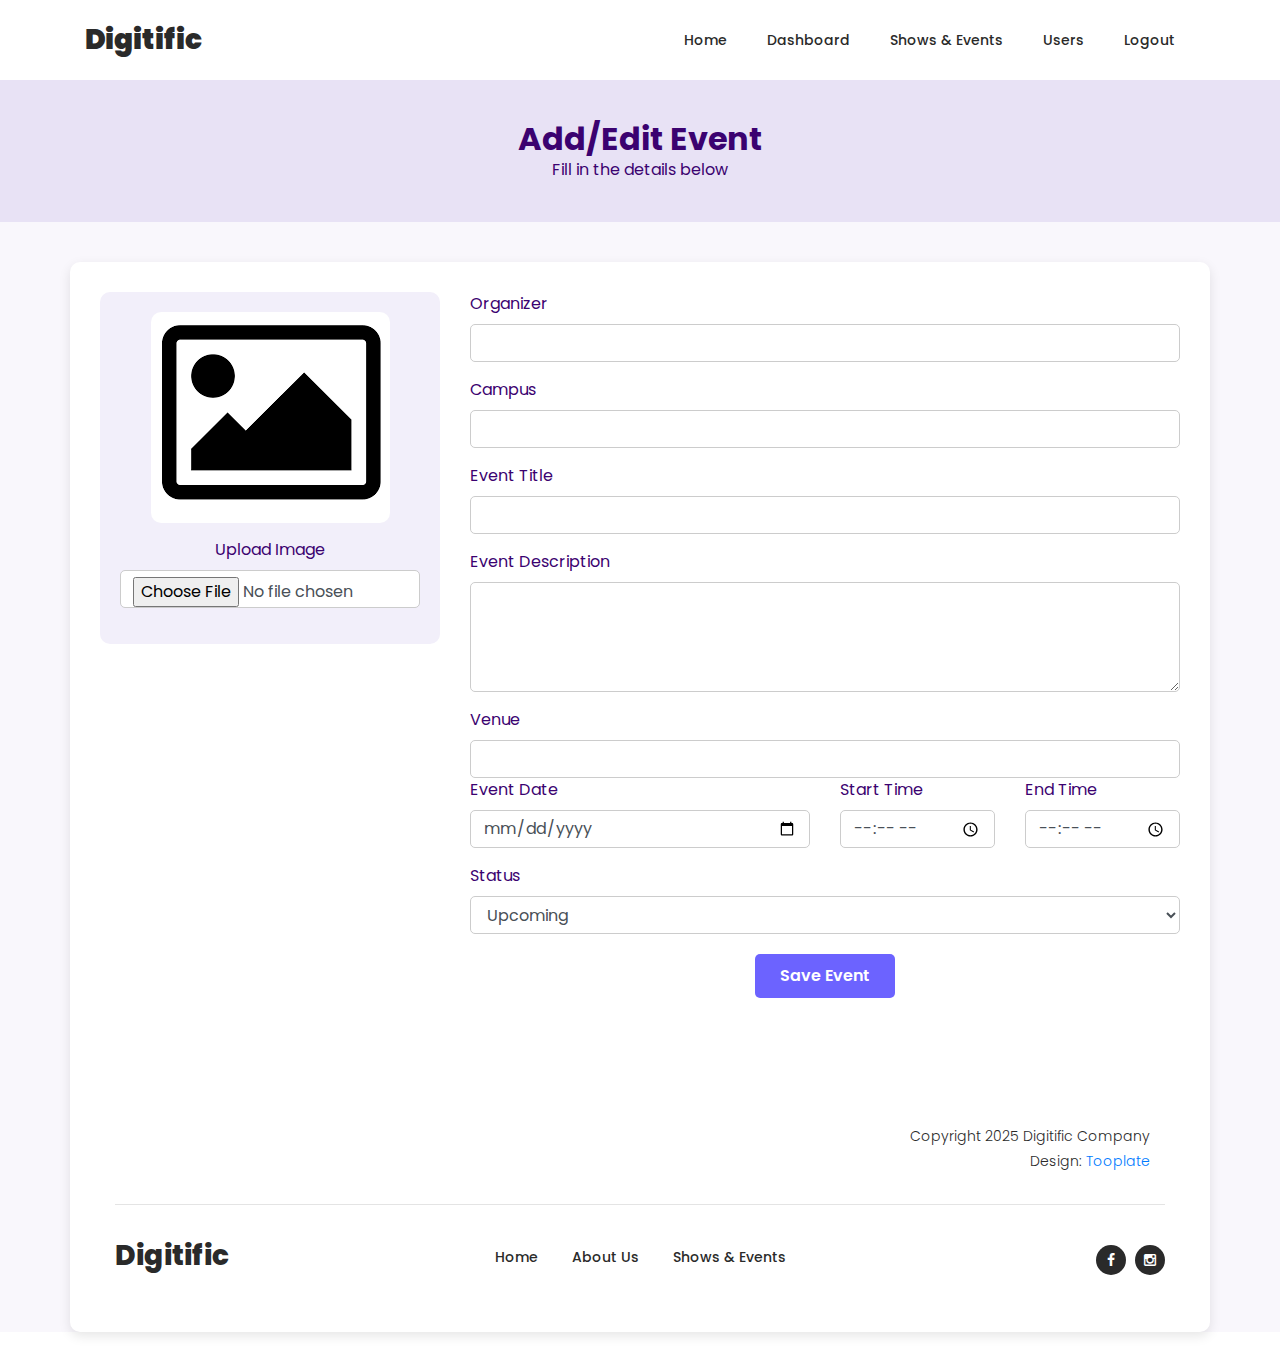
<file: src/main/webapp/add_edit_event.html>
<!DOCTYPE html>
<html lang="en">

<head>
    <meta charset="utf-8">
    <meta name="viewport" content="width=device-width, initial-scale=1, shrink-to-fit=no">
    <title>Add/Edit Event</title>

    <link href="https://fonts.googleapis.com/css?family=Poppins:100,200,300,400,500,600,700,800,900&display=swap" rel="stylesheet">
    <link rel="stylesheet" href="assets/css/bootstrap.min.css">
    <link rel="stylesheet" href="assets/css/font-awesome.css">
    <link rel="stylesheet" href="assets/css/tooplate-artxibition.css">

    <style>
        body {
            font-family: 'Poppins', sans-serif;
            color: #3B0270;
            background-color: #f9f7fc;
        }

        .page-heading-event {
            background: #e8e2f5;
            padding: 40px 0;
            text-align: center;
        }

        .page-heading-event h2 {
            font-weight: 700;
        }

        .page-heading-event span {
            color: #3B0270;
        }

        .event-form-container {
            margin: 40px auto;
            background-color: #fff;
            padding: 30px;
            border-radius: 10px;
            box-shadow: 0px 4px 12px rgba(0, 0, 0, 0.1);
        }

        .left-upload {
            background-color: #f2effa;
            border-radius: 10px;
            padding: 20px;
            text-align: center;
        }

        .left-upload img {
            max-width: 100%;
            border-radius: 10px;
            margin-bottom: 15px;
        }

        .form-control {
            border-radius: 5px;
            border: 1px solid #ccc;
        }

        .form-control:focus {
            border-color: #6c63ff;
            box-shadow: none;
        }

        .submit-btn {
            background-color: #6c63ff;
            color: #fff;
            border: none;
            padding: 10px 25px;
            border-radius: 5px;
            font-weight: 600;
            transition: 0.3s;
        }

        .submit-btn:hover {
            background-color: #4b42c1;
            color: #fff;
        }
    </style>
</head>

<body>

    <!-- ***** Preloader Start ***** -->
    <div id="js-preloader" class="js-preloader">
      <div class="preloader-inner">
        <span class="dot"></span>
        <div class="dots">
          <span></span>
          <span></span>
          <span></span>
        </div>
      </div>
    </div>
    <!-- ***** Preloader End ***** -->
        
        <!-- ***** Header Area Start ***** -->
    <header class="header-area header-sticky">
        <div class="container">
            <div class="row">
                <div class="col-12">
                    <nav class="main-nav">
                        <!-- ***** Logo Start ***** -->
                        <a href="index.html" class="logo"><em>Digitific</em></a>
                        <!-- ***** Logo End ***** -->
                        <!-- ***** Menu Start <li><a href="tickets.html">Tickets</a></li> ***** -->
                        <ul class="nav">
                            <li><a href="index.html">Home</a></li>
                            <li><a href="admin_dashboard.html">Dashboard</a></li> 
                            <li><a href="ad_event.html">Shows & Events</a></li> 
                            <li><a href="users.html">Users</a></li> 
                            <li><a href="login,jsp.html">Logout</a></li>  
                        </ul>        
                        <a class='menu-trigger'>
                            <span>Menu</span>
                        </a>
                        <!-- ***** Menu End ***** -->
                    </nav>
                </div>
            </div>
        </div>
    </header>

    <!-- Page Heading -->
    <div class="page-heading-event">
        <div class="container">
            <h2>Add/Edit Event</h2>
            <span>Fill in the details below</span>
        </div>
    </div>

    <div class="container event-form-container">
        <form action="process-event.jsp" method="post" enctype="multipart/form-data">
            <div class="row">
                <!-- Left column: Upload image -->
                <div class="col-lg-4">
                    <div class="left-upload">
                        <img src="assets/images/empty_image.png" alt="Event Image" id="preview">
                        <div class="form-group">
                            <label for="eventImage">Upload Image</label>
                            <input type="file" id="eventImage" name="eventImage" class="form-control" accept="image/*" onchange="previewImage(event)">
                        </div>
                    </div>
                </div>

                <!-- Right column: Event form -->
                <div class="col-lg-8">
                    <div class="form-group">
                        <label for="organizer">Organizer</label>
                        <input type="text" id="organizer" name="organizer" class="form-control" required>
                    </div>
                    <div class="form-group">
                        <label for="campus">Campus</label>
                        <input type="text" id="campus" name="campus" class="form-control" required>
                    </div>
                    <div class="form-group">
                        <label for="title">Event Title</label>
                        <input type="text" id="title" name="title" class="form-control" required>
                    </div>
                    <div class="form-group">
                        <label for="description">Event Description</label>
                        <textarea id="description" name="description" class="form-control" rows="4" required></textarea>
                    </div>
                    <div class="form-group">
                        <label for="venue">Venue</label>
                        <input type="text" id="venue" name="venue" class="form-control" r
                    </div>
                    <div class="row">
                        <div class="col-md-6 form-group">
                            <label for="date">Event Date</label>
                            <input type="date" id="date" name="date" class="form-control" required>
                        </div>
                        <div class="col-md-3 form-group">
                            <label for="start_time">Start Time</label>
                            <input type="time" id="start_time" name="start_time" class="form-control" required>
                        </div>
                        <div class="col-md-3 form-group">
                            <label for="end_time">End Time</label>
                            <input type="time" id="end_time" name="end_time" class="form-control" required>
                        </div>
                    </div>
                    <div class="form-group">
                        <label for="status">Status</label>
                        <select id="status" name="status" class="form-control" required>
                            <option value="Upcoming">Upcoming</option>
                            <option value="Ongoing">Ongoing</option>
                            <option value="Completed">Completed</option>
                            <option value="Cancelled">Cancelled</option>
                        </select>
                    </div>
                    <div class="text-center" style="margin-top:20px;">
                        <button type="submit" class="submit-btn">Save Event</button>
                    </div>
                </div>
            </div>
        </form>
    </div>

    <!-- *** Footer *** -->
    <footer>
        <div class="container">
            <div class="row">
                <div class="col-lg-12">
                    <div class="under-footer">
                        <div class="rowFooter">
                            <div class="col-lg-6 col-sm-6 ms-auto text-end">
                                <p class="copyright">Copyright 2025 Digitific Company 
                    
                    			<br>Design: <a rel="nofollow" href="https://www.tooplate.com" target="_parent">Tooplate</a></p>
                            </div>
                        </div>
                    </div>
                </div>
                <div class="col-lg-12">
                    <div class="sub-footer">
                        <div class="row">
                            <div class="col-lg-3">
                                <div class="logo"><span><em>Digitific</em></span></div>
                            </div>
                            <div class="col-lg-6">
                                <div class="menu">
                                    <ul>
                                        <li><a href="index.html" class="active">Home</a></li>
                                        <li><a href="about.html">About Us</a></li>
                                        <li><a href="shows-events.html">Shows & Events</a></li> 
                                    </ul>
                                </div>
                            </div>
                            <div class="col-lg-3">
                                <div class="social-links">
                                    <ul>
                                        <li><a href="https://www.facebook.com/uitmrasmi/?locale=ms_MY"><i class="fa fa-facebook"></i></a></li>
                                        <li><a href="https://www.instagram.com/uitm.official/"><i class="fa fa-instagram"></i></a></li>
                                    </ul>
                                </div>
                            </div>
                        </div>
                    </div>
                </div>
            </div>
        </div>
    </footer>
    
    

    <!-- jQuery -->
    <script src="assets/js/jquery-2.1.0.min.js"></script>

    <!-- Bootstrap -->
    <script src="assets/js/popper.js"></script>
    <script src="assets/js/bootstrap.min.js"></script>

    <!-- Plugins -->
    <script src="assets/js/scrollreveal.min.js"></script>
    <script src="assets/js/waypoints.min.js"></script>
    <script src="assets/js/jquery.counterup.min.js"></script>
    <script src="assets/js/imgfix.min.js"></script> 
    <script src="assets/js/mixitup.js"></script> 
    <script src="assets/js/accordions.js"></script>
    <script src="assets/js/owl-carousel.js"></script>
    
    <!-- Global Init -->
    <script src="assets/js/custom.js"></script>
    <script>
        function previewImage(event) {
            const reader = new FileReader();
            reader.onload = function(){
                const output = document.getElementById('preview');
                output.src = reader.result;
            };
            reader.readAsDataURL(event.target.files[0]);
        }
    </script>

</body>
</html>
</file>
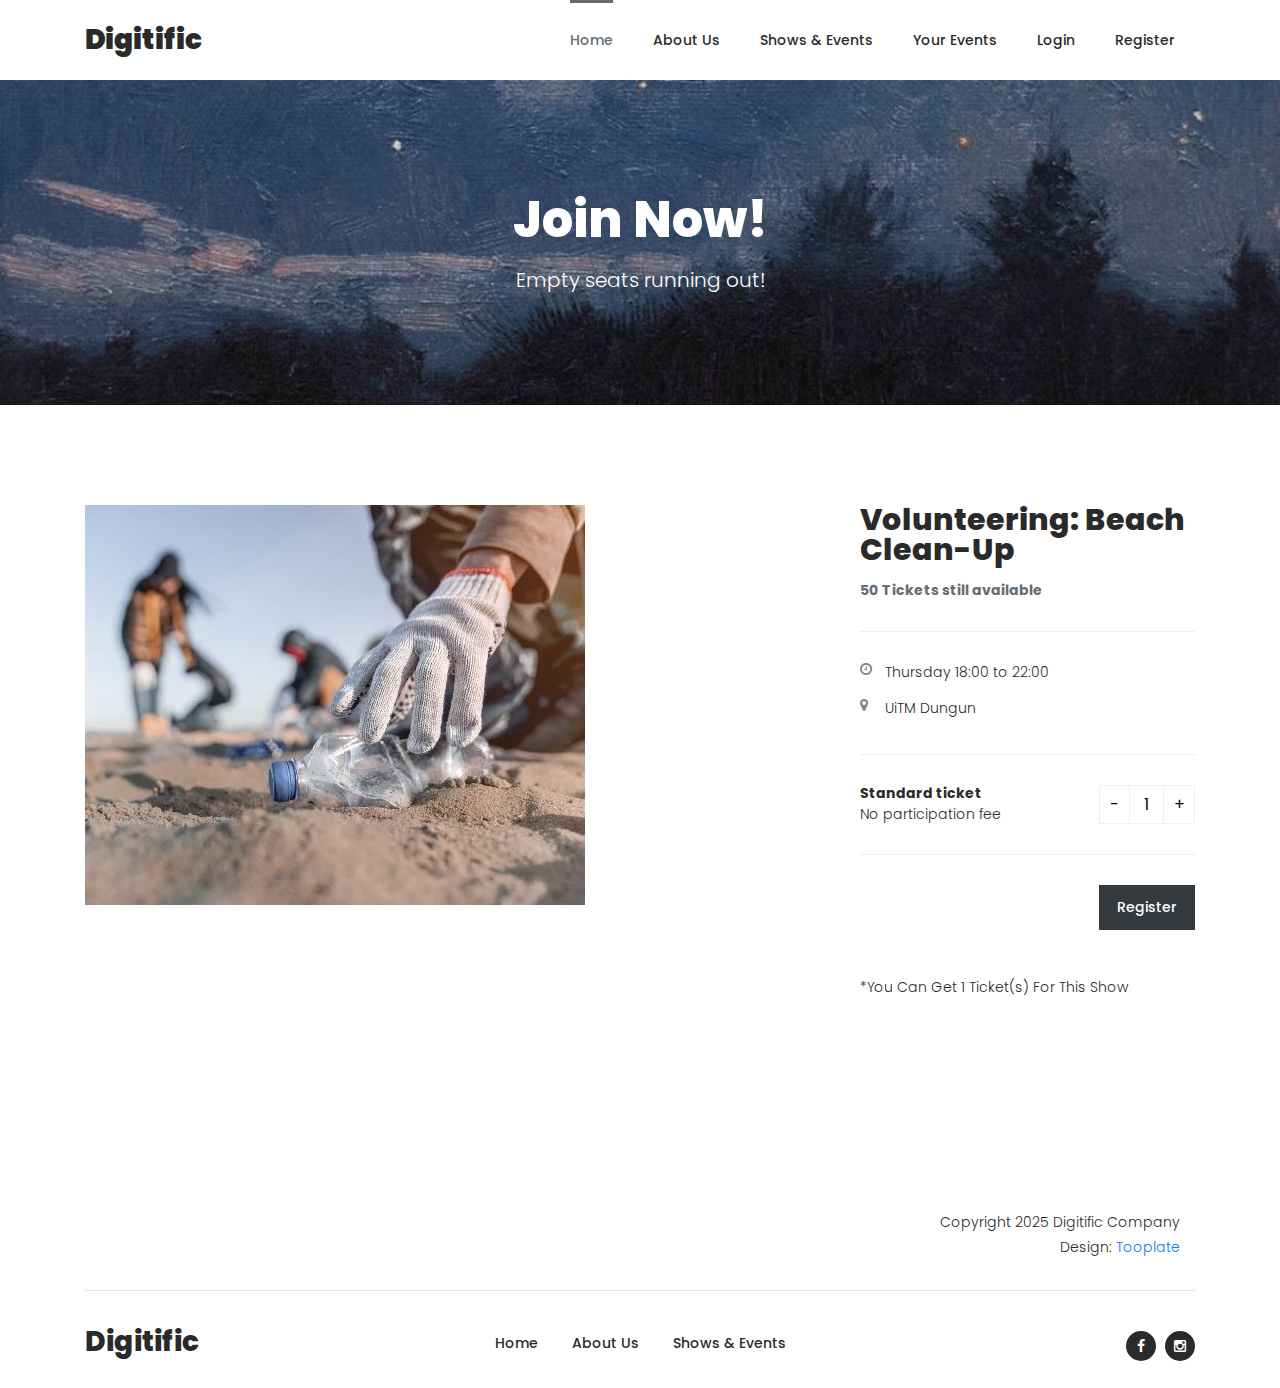
<file: src/main/webapp/event-details.html>
<!DOCTYPE html>
<html lang="en">

  <head>

    <meta charset="utf-8">
    <meta name="viewport" content="width=device-width, initial-scale=1, shrink-to-fit=no">
    <meta name="description" content="">
    <meta name="author" content="Tooplate">
    <link href="https://fonts.googleapis.com/css?family=Poppins:100,100i,200,200i,300,300i,400,400i,500,500i,600,600i,700,700i,800,800i,900,900i&display=swap" rel="stylesheet">

    <title>ArtXibition Ticket Detail Page</title>


    <!-- Additional CSS Files -->
    <link rel="stylesheet" type="text/css" href="assets/css/bootstrap.min.css">

    <link rel="stylesheet" type="text/css" href="assets/css/font-awesome.css">

    <link rel="stylesheet" type="text/css" href="assets/css/owl-carousel.css">

    <link rel="stylesheet" href="assets/css/tooplate-artxibition.css">
<!--

Tooplate 2125 ArtXibition

https://www.tooplate.com/view/2125-artxibition

-->
    </head>
    
    <body>
    
    <!-- ***** Preloader Start ***** -->
    <div id="js-preloader" class="js-preloader">
      <div class="preloader-inner">
        <span class="dot"></span>
        <div class="dots">
          <span></span>
          <span></span>
          <span></span>
        </div>
      </div>
    </div>
    <!-- ***** Preloader End ***** -->

   <!-- ***** Header Area Start ***** -->
    <header class="header-area header-sticky">
        <div class="container">
            <div class="row">
                <div class="col-12">
                    <nav class="main-nav">
                        <!-- ***** Logo Start ***** -->
                        <a href="index.html" class="logo"><em>Digitific</em></a>
                        <!-- ***** Logo End ***** -->
                        <!-- ***** Menu Start <li><a href="tickets.html">Tickets</a></li> ***** -->
                        <ul class="nav">
                            <li><a href="index.html" class="active">Home</a></li>
                            <li><a href="about.html">About Us</a></li>
                            <li><a href="shows-events.html">Shows & Events</a></li> 
                            <li><a href="event-list.html">Your events</a></li> 
                            <li><a href="login,jsp.html">Login</a></li> 
                            <li><a href="register.html">Register</a></li> 
                        </ul>        
                        <a class='menu-trigger'>
                            <span>Menu</span>
                        </a>
                        <!-- ***** Menu End ***** -->
                    </nav>
                </div>
            </div>
        </div>
    </header>
    <!-- ***** Header Area End ***** -->

    <!-- ***** About Us Page ***** -->
    <div class="page-heading-shows-events">
        <div class="container">
            <div class="row">
                <div class="col-lg-12">
                    <h2>Join Now!</h2>
                    <span>Empty seats running out!</span>
                </div>
            </div>
        </div>
    </div>

    <div class="ticket-details-page">
        <div class="container">
            <div class="row">
                <div class="col-lg-8">
                    <div class="left-image">
                        <img src="assets/images/ticket_details.jpg" alt="">
                    </div>
                </div>
                <div class="col-lg-4">
                    <div class="right-content">
                        <h4>Volunteering: Beach Clean-Up</h4>
                        <span>50 Tickets still available</span>
                        <ul>
                            <li><i class="fa fa-clock-o"></i> Thursday 18:00 to 22:00</li>
                            <li><i class="fa fa-map-marker"></i>UiTM Dungun</li>
                        </ul>
                        <div class="quantity-content">
                            <div class="left-content">
                                <h6>Standard ticket</h6>
                                <p>No participation fee</p>
                            </div>
                            <div class="right-content">
                                <div class="quantity buttons_added">
                                    <input type="button" value="-" class="minus"><input type="number" step="1" min="1" max="" name="quantity" value="1" title="Qty" class="input-text qty text" size="4" pattern="" inputmode=""><input type="button" value="+" class="plus">
                                </div>
                            </div>
                        </div>
                        <div class="total">
                            <h4></h4>
                            <div class="main-dark-button"><a href="#">Register</a></div>
                        </div>
                        <div class="warn">
                            <p>*You Can Get 1 Ticket(s) For This Show</p>
                        </div>
                    </div>
                </div>
            </div>
        </div>
    </div>


   <!-- *** Footer *** -->
    <footer>
        <div class="container">
            <div class="row">
                <div class="col-lg-12">
                    <div class="under-footer">
                        <div class="rowFooter">
                            <div class="col-lg-6 col-sm-6 ms-auto text-end">
                                <p class="copyright">Copyright 2025 Digitific Company 
                    
                    			<br>Design: <a rel="nofollow" href="https://www.tooplate.com" target="_parent">Tooplate</a></p>
                            </div>
                        </div>
                    </div>
                </div>
                <div class="col-lg-12">
                    <div class="sub-footer">
                        <div class="row">
                            <div class="col-lg-3">
                                <div class="logo"><span><em>Digitific</em></span></div>
                            </div>
                            <div class="col-lg-6">
                                <div class="menu">
                                    <ul>
                                        <li><a href="index.html" class="active">Home</a></li>
                                        <li><a href="about.html">About Us</a></li>
                                        <li><a href="shows-events.html">Shows & Events</a></li> 
                                    </ul>
                                </div>
                            </div>
                            <div class="col-lg-3">
                                <div class="social-links">
                                    <ul>
                                        <li><a href="https://www.facebook.com/uitmrasmi/?locale=ms_MY"><i class="fa fa-facebook"></i></a></li>
                                        <li><a href="https://www.instagram.com/uitm.official/"><i class="fa fa-instagram"></i></a></li>
                                    </ul>
                                </div>
                            </div>
                        </div>
                    </div>
                </div>
            </div>
        </div>
    </footer>
    
    

    <!-- jQuery -->
    <script src="assets/js/jquery-2.1.0.min.js"></script>

    <!-- Bootstrap -->
    <script src="assets/js/popper.js"></script>
    <script src="assets/js/bootstrap.min.js"></script>

    <!-- Plugins -->
    <script src="assets/js/scrollreveal.min.js"></script>
    <script src="assets/js/waypoints.min.js"></script>
    <script src="assets/js/jquery.counterup.min.js"></script>
    <script src="assets/js/imgfix.min.js"></script> 
    <script src="assets/js/mixitup.js"></script> 
    <script src="assets/js/accordions.js"></script>
    <script src="assets/js/owl-carousel.js"></script>
    <script src="assets/js/quantity.js"></script>
    
    <!-- Global Init -->
    <script src="assets/js/custom.js"></script>

  </body>

</html>
</file>
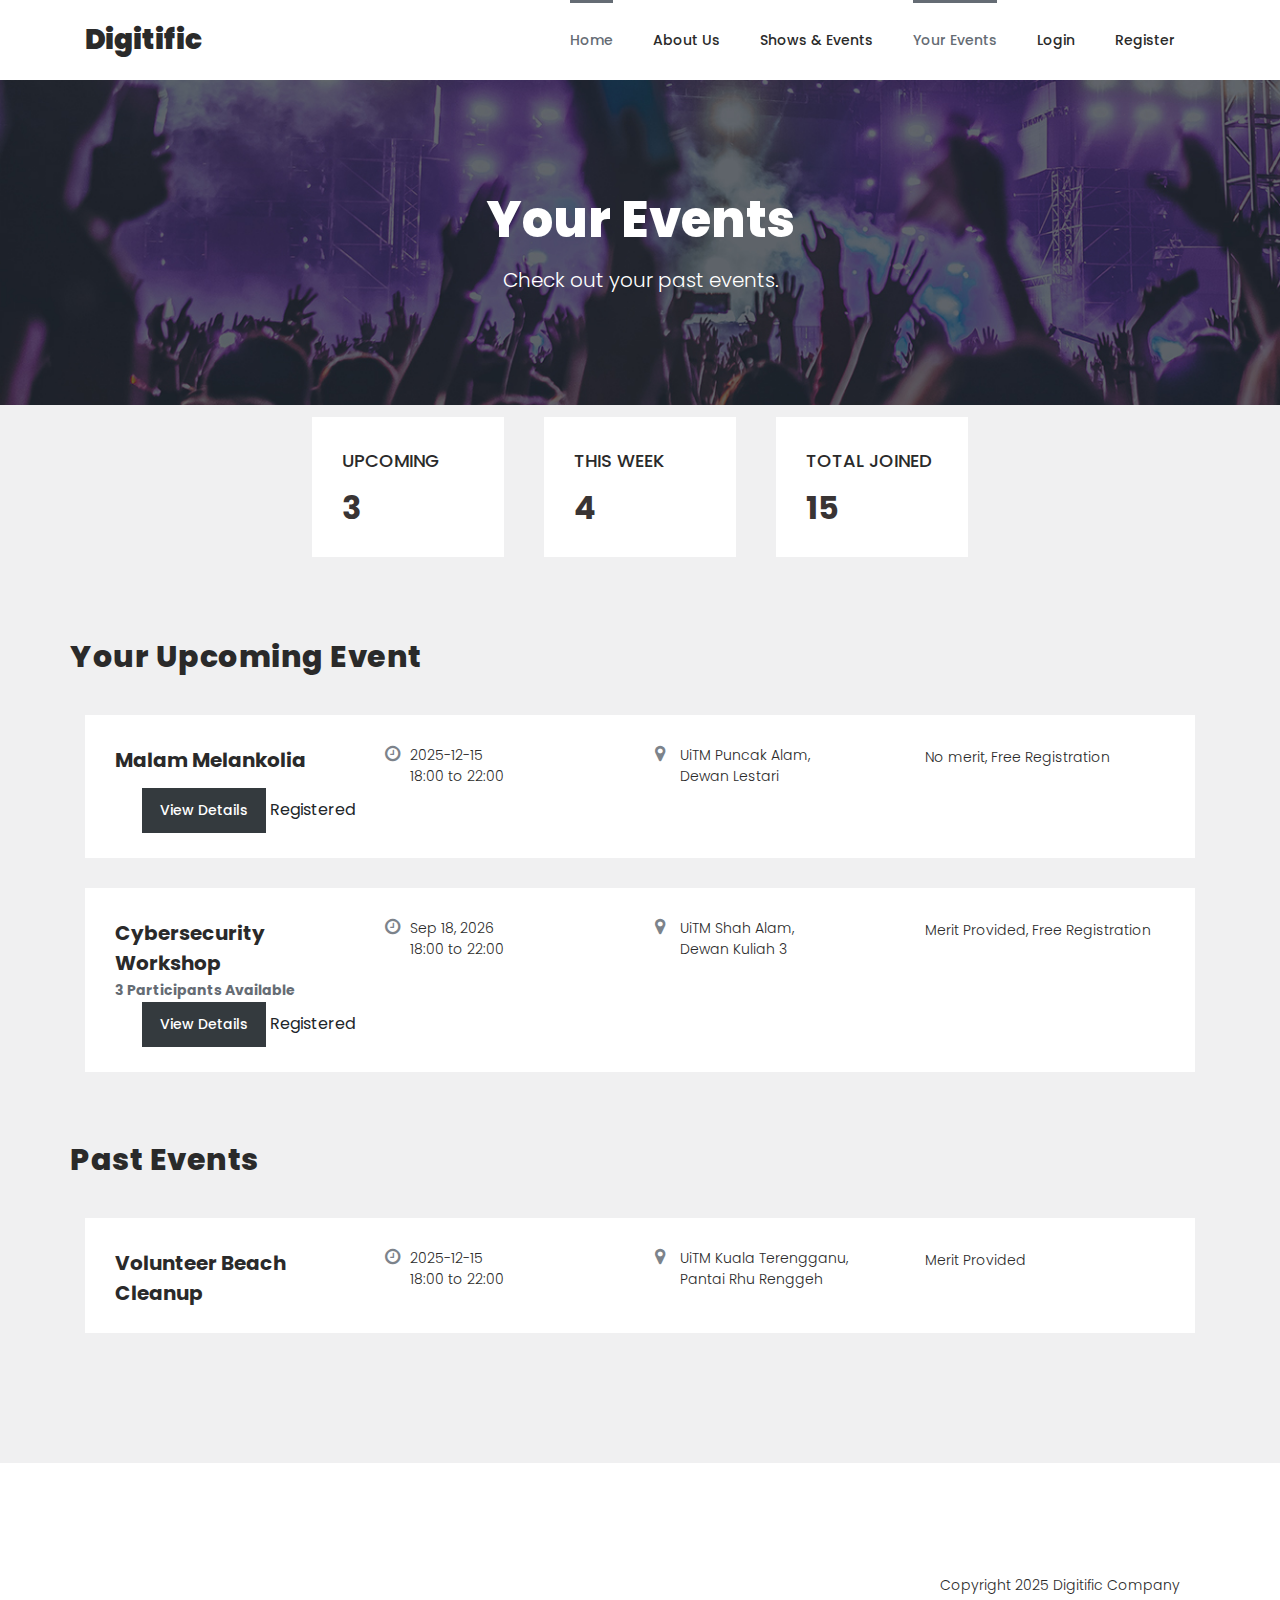
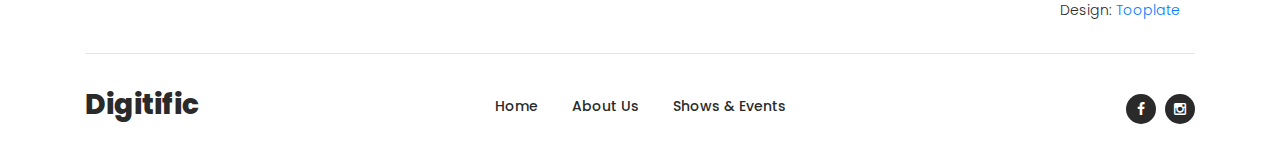
<file: src/main/webapp/event_list.html>
<!DOCTYPE html>
<html lang="en">

  <head>

    <meta charset="utf-8">
    <meta name="viewport" content="width=device-width, initial-scale=1, shrink-to-fit=no">
    <meta name="description" content="">
    <meta name="author" content="Tooplate">
    <link href="https://fonts.googleapis.com/css?family=Poppins:100,100i,200,200i,300,300i,400,400i,500,500i,600,600i,700,700i,800,800i,900,900i&display=swap" rel="stylesheet">

    <title>Digitific: Your Events</title>


    <!-- Additional CSS Files -->
    <link rel="stylesheet" type="text/css" href="assets/css/bootstrap.min.css">

    <link rel="stylesheet" type="text/css" href="assets/css/font-awesome.css">

    <link rel="stylesheet" type="text/css" href="assets/css/owl-carousel.css">

    <link rel="stylesheet" href="assets/css/tooplate-artxibition.css">
<!--

Tooplate 2125 ArtXibition

https://www.tooplate.com/view/2125-artxibition

-->
    </head>
    
    <body>
    <!-- ***** Preloader Start ***** -->
    <div id="js-preloader" class="js-preloader">
      <div class="preloader-inner">
        <span class="dot"></span>
        <div class="dots">
          <span></span>
          <span></span>
          <span></span>
        </div>
      </div>
    </div>
    <!-- ***** Preloader End ***** -->

    <!-- ***** Header Area Start ***** -->
    <header class="header-area header-sticky">
        <div class="container">
            <div class="row">
                <div class="col-12">
                    <nav class="main-nav">
                        <!-- ***** Logo Start ***** -->
                        <a href="index.html" class="logo"><em>Digitific</em></a>
                        <!-- ***** Logo End ***** -->
                        <!-- ***** Menu Start <li><a href="tickets.html">Tickets</a></li> ***** -->
                        <ul class="nav">
                            <li><a href="index.html" class="active">Home</a></li>
                            <li><a href="about.html">About Us</a></li>
                            <li><a href="shows-events.html">Shows & Events</a></li> 
                            <li><a href="event-list.html" class="active">Your events</a></li> 
                            <li><a href="login,jsp.html">Login</a></li> 
                            <li><a href="register.html">Register</a></li> 
                        </ul>        
                        <a class='menu-trigger'>
                            <span>Menu</span>
                        </a>
                        <!-- ***** Menu End ***** -->
                    </nav>
                </div>
            </div>
        </div>
    </header>
    <!-- ***** Header Area End ***** -->

    <!-- ***** About Us Page ***** -->
    <div class="page-heading-rent-venue">
        <div class="container">
            <div class="row">
                <div class="col-lg-12">
                    <h2>Your Events</h2>
                    <span>Check out your past events.</span>
                </div>
            </div>
        </div>
    </div>

    <div class="shows-events-schedule">
        <!-- USER DASHBOARD -->
        <div class="counter-content dashboard-counter">
        <ul>
            <li>Upcoming<span id="stat-upcoming">3</span></li>
            <li>This Week<span id="stat-week">4</span></li>
            <li>Total Joined<span id="stat-joined">15</span></li>
        </ul>
    </div>

    <!-- ***** Main Banner Area End ***** -->
<section class="user-dashboard section" id="user-dashboard">
    <div class="container">
        <div class="row">
            <!-- Upcoming Events (User Joined) -->
            <div class="section-heading">
                        <h2>Your Upcoming Event</h2>
            </div>
            <div class="col-lg-12">
                    <ul>
                        <li>
                            <div class="row">
                                <div class="col-lg-3">
                                    <div class="title">
                                        <h4>Malam Melankolia</h4>
                                    </div>
                                </div>
                                <div class="col-lg-3">
                                    <div class="time"><span><i class="fa fa-clock-o"></i> 2025-12-15<br>18:00 to 22:00</span></div>
                                </div>
                                <div class="col-lg-3">
                                    <div class="place"><span><i class="fa fa-map-marker"></i>UiTM Puncak Alam, <br>Dewan Lestari</span></div>
                                </div>
                                <div class="col-lg-3">
                                    <div class="place"><span>     No merit, Free Registration</span></div>
                                </div>
                                <div class="col-lg-3">
                                    <div class="main-dark-button">
                                        <a href="event-details.html" class="main-white-button">View Details</a><span class="status joined">      Registered</span>
                                    </div>
                                </div>
                            </div>
                        </li>
                        <li>
                            <div class="row">
                                <div class="col-lg-3">
                                    <div class="title">
                                        <h4>Cybersecurity Workshop</h4>
                                        <span>3 Participants Available</span>
                                    </div>
                                </div>
                                <div class="col-lg-3">
                                    <div class="time"><span><i class="fa fa-clock-o"></i> Sep 18, 2026<br>18:00 to 22:00</span></div>
                                </div>
                                <div class="col-lg-3">
                                    <div class="place"><span><i class="fa fa-map-marker"></i>UiTM Shah Alam, <br>Dewan Kuliah 3</span></div>
                                </div>
                               <div class="col-lg-3">
                                    <div class="place"><span>     Merit Provided, Free Registration</span></div>
                                </div>
                                <div class="col-lg-3">
                                    <div class="main-dark-button">
                                        <a href="event-details.html" class="main-white-button">View Details</a><span class="status joined">      Registered</span>
                                    </div>
                                </div>
                            </div>
                        </li>
                    </ul>
                </div>
            <!-- Past Events -->
            <div class="section-heading">
                        <h2>Past Events</h2>
            </div>
            <div class="col-lg-12">
                    <ul>
                        <li>
                            <div class="row">
                                <div class="col-lg-3">
                                    <div class="title">
                                        <h4>Volunteer Beach Cleanup</h4>
                                    </div>
                                </div>
                                <div class="col-lg-3">
                                    <div class="time"><span><i class="fa fa-clock-o"></i> 2025-12-15<br>18:00 to 22:00</span></div>
                                </div>
                                <div class="col-lg-3">
                                    <div class="place"><span><i class="fa fa-map-marker"></i> UiTM Kuala Terengganu, <br>Pantai Rhu Renggeh</span></div>
                                </div>
                                <div class="col-lg-3">
                                    <div class="place"><span>     Merit Provided</span></div>
                                </div>
                            </div>
                        </li>
                    </ul>
                </div>
        </div>
    </div>
</section>

    </div>

<!-- *** Footer *** -->
    <footer>
        <div class="container">
            <div class="row">
                <div class="col-lg-12">
                    <div class="under-footer">
                        <div class="rowFooter">
                            <div class="col-lg-6 col-sm-6 ms-auto text-end">
                                <p class="copyright">Copyright 2025 Digitific Company 
                    
                    			<br>Design: <a rel="nofollow" href="https://www.tooplate.com" target="_parent">Tooplate</a></p>
                            </div>
                        </div>
                    </div>
                </div>
                <div class="col-lg-12">
                    <div class="sub-footer">
                        <div class="row">
                            <div class="col-lg-3">
                                <div class="logo"><span><em>Digitific</em></span></div>
                            </div>
                            <div class="col-lg-6">
                                <div class="menu">
                                    <ul>
                                        <li><a href="index.html" class="active">Home</a></li>
                                        <li><a href="about.html">About Us</a></li>
                                        <li><a href="shows-events.html">Shows & Events</a></li> 
                                    </ul>
                                </div>
                            </div>
                            <div class="col-lg-3">
                                <div class="social-links">
                                    <ul>
                                        <li><a href="https://www.facebook.com/uitmrasmi/?locale=ms_MY"><i class="fa fa-facebook"></i></a></li>
                                        <li><a href="https://www.instagram.com/uitm.official/"><i class="fa fa-instagram"></i></a></li>
                                    </ul>
                                </div>
                            </div>
                        </div>
                    </div>
                </div>
            </div>
        </div>
    </footer>
    
    

    <!-- jQuery -->
    <script src="assets/js/jquery-2.1.0.min.js"></script>

    <!-- Bootstrap -->
    <script src="assets/js/popper.js"></script>
    <script src="assets/js/bootstrap.min.js"></script>

    <!-- Plugins -->
    <script src="assets/js/scrollreveal.min.js"></script>
    <script src="assets/js/waypoints.min.js"></script>
    <script src="assets/js/jquery.counterup.min.js"></script>
    <script src="assets/js/imgfix.min.js"></script> 
    <script src="assets/js/mixitup.js"></script> 
    <script src="assets/js/accordions.js"></script>
    <script src="assets/js/owl-carousel.js"></script>
    
    <!-- Global Init -->
    <script src="assets/js/custom.js"></script>

  </body>

</html>
</file>
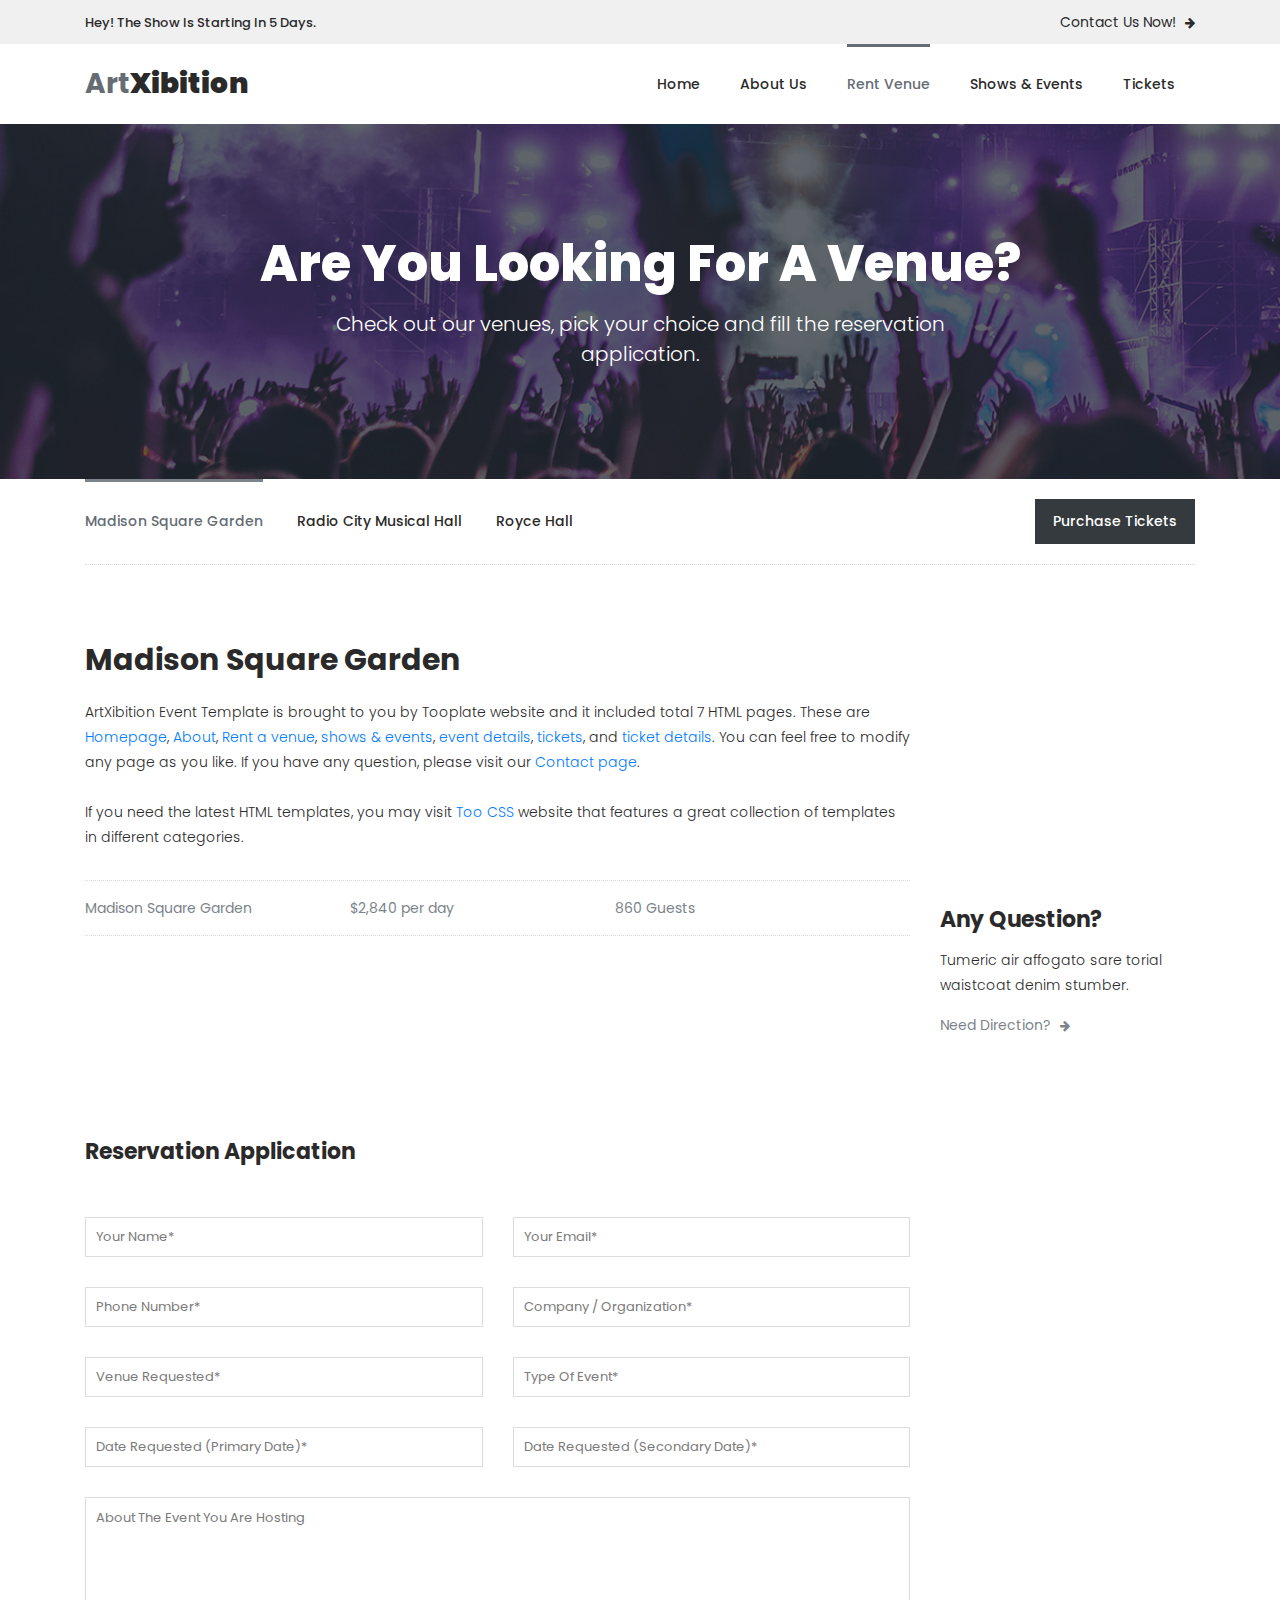
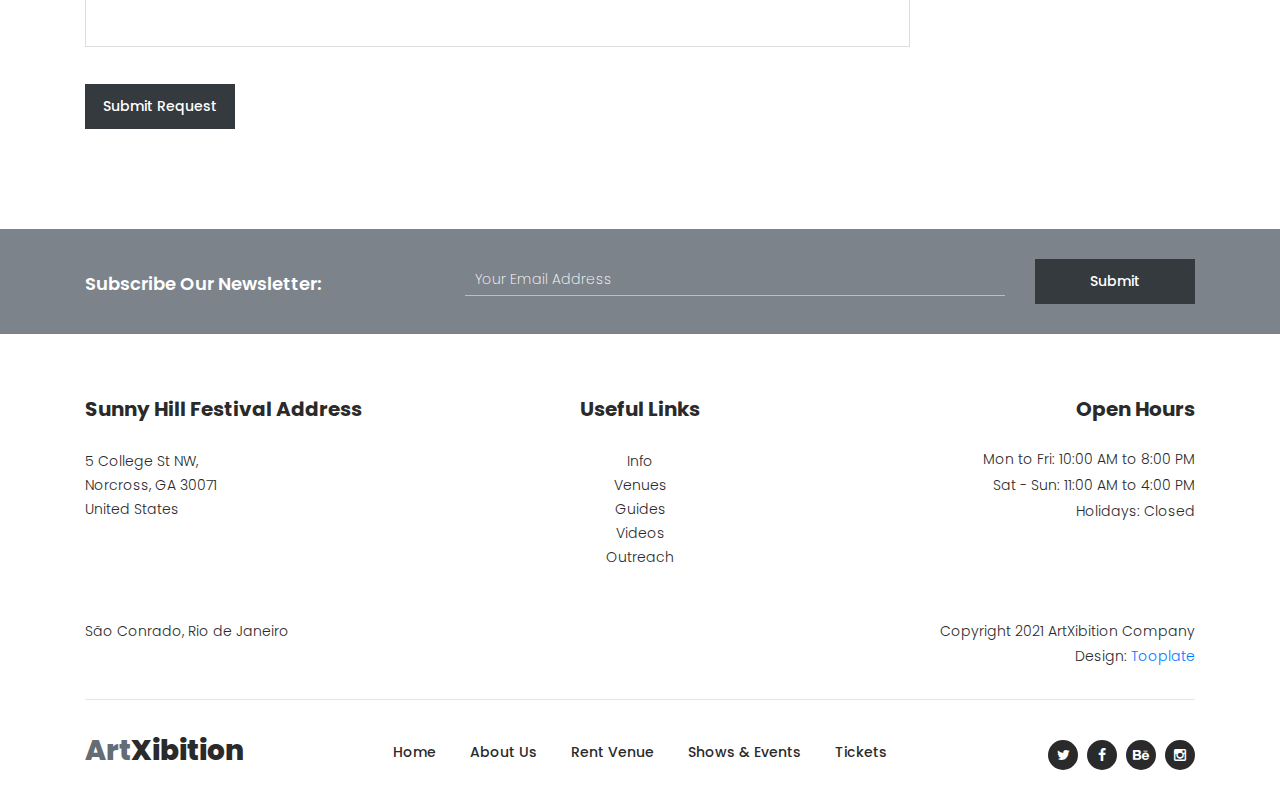
<file: src/main/webapp/rent-venue.html>
<!DOCTYPE html>
<html lang="en">

  <head>

    <meta charset="utf-8">
    <meta name="viewport" content="width=device-width, initial-scale=1, shrink-to-fit=no">
    <meta name="description" content="">
    <meta name="author" content="Tooplate">
    <link href="https://fonts.googleapis.com/css?family=Poppins:100,100i,200,200i,300,300i,400,400i,500,500i,600,600i,700,700i,800,800i,900,900i&display=swap" rel="stylesheet">

    <title>ArtXibition Template - Rent a venue</title>


    <!-- Additional CSS Files -->
    <link rel="stylesheet" type="text/css" href="assets/css/bootstrap.min.css">

    <link rel="stylesheet" type="text/css" href="assets/css/font-awesome.css">

    <link rel="stylesheet" type="text/css" href="assets/css/owl-carousel.css">

    <link rel="stylesheet" href="assets/css/tooplate-artxibition.css">
<!--

Tooplate 2125 ArtXibition

https://www.tooplate.com/view/2125-artxibition

-->
    </head>
    
    <body>
    
    <!-- ***** Preloader Start ***** -->
    <div id="js-preloader" class="js-preloader">
      <div class="preloader-inner">
        <span class="dot"></span>
        <div class="dots">
          <span></span>
          <span></span>
          <span></span>
        </div>
      </div>
    </div>
    <!-- ***** Preloader End ***** -->
    
    <!-- ***** Pre HEader ***** -->
    <div class="pre-header">
        <div class="container">
            <div class="row">
                <div class="col-lg-6 col-sm-6">
                    <span>Hey! The Show Is Starting In 5 Days.</span>
                </div>
                <div class="col-lg-6 col-sm-6">
                    <div class="text-button">
                        <a href="rent-venue.html">Contact Us Now! <i class="fa fa-arrow-right"></i></a>
                    </div>
                </div>
            </div>
        </div>
    </div>
    
    <!-- ***** Header Area Start ***** -->
    <header class="header-area header-sticky">
        <div class="container">
            <div class="row">
                <div class="col-12">
                    <nav class="main-nav">
                        <!-- ***** Logo Start ***** -->
                        <a href="index.html" class="logo">Art<em>Xibition</em></a>
                        <!-- ***** Logo End ***** -->
                        <!-- ***** Menu Start ***** -->
                        <ul class="nav">
                            <li><a href="index.html">Home</a></li>
                            <li><a href="about.html">About Us</a></li>
                            <li><a href="rent-venue.html" class="active">Rent Venue</a></li>
                            <li><a href="shows-events.html">Shows & Events</a></li> 
                            <li><a href="tickets.html">Tickets</a></li> 
                        </ul>        
                        <a class='menu-trigger'>
                            <span>Menu</span>
                        </a>
                        <!-- ***** Menu End ***** -->
                    </nav>
                </div>
            </div>
        </div>
    </header>
    <!-- ***** Header Area End ***** -->

    <!-- ***** About Us Page ***** -->
    <div class="page-heading-rent-venue">
        <div class="container">
            <div class="row">
                <div class="col-lg-12">
                    <h2>Are You Looking For A Venue?</h2>
                    <span>Check out our venues, pick your choice and fill the reservation application.</span>
                </div>
            </div>
        </div>
    </div>

    <div class="rent-venue-tabs">
        <div class="container">
            <div class="row">
                <div class="col-lg-12">
                    <div class="row" id="tabs">
                        <div class="col-lg-12">
                            <div class="heading-tabs">
                                <div class="row">
                                    <div class="col-lg-8">
                                        <ul>
                                          <li><a href='#tabs-1'>Madison Square Garden</a></li>
                                          <li><a href='#tabs-2'>Radio City Musical Hall</a></a></li>
                                          <li><a href='#tabs-3'>Royce Hall</a></a></li>
                                        </ul>
                                    </div>
                                    <div class="col-lg-4">
                                          <div class="main-dark-button">
                                              <a href="ticket-details.html">Purchase Tickets</a>
                                          </div>
                                    </div>
                                </div>
                            </div>
                        </div>
                        <div class="col-lg-12">
                            <section class='tabs-content'>
                                <article id='tabs-1'>
                                    <div class="row">
                                        <div class="col-lg-9">
                                            <div class="right-content">
                                                <h4>Madison Square Garden</h4>
                                                <p>ArtXibition Event Template is brought to you by Tooplate website and it included total 7 HTML pages. 
                        These are <a href="index.html">Homepage</a>, <a href="about.html">About</a>, 
                        <a href="rent-venue.html">Rent a venue</a>, <a href="shows-events.html">shows &amp; events</a>, 
                        <a href="event-details.html">event details</a>, <a href="tickets.html">tickets</a>, and <a href="ticket-details.html">ticket details</a>. 
                        You can feel free to modify any page as you like. If you have any question, please visit our <a href="https://www.tooplate.com/contact" target="_blank">Contact page</a>.
                        
                        <br><br>If you need the latest HTML templates, you may visit <a href="https://www.toocss.com/" target="_blank">Too CSS</a> website that features a great collection of templates in different categories.</p>
                                                <ul class="list">
                                                    <li>Madison Square Garden</li>
                                                    <li>$2,840 per day</li>
                                                    <li>860 Guests</li>
                                                </ul>
                                            </div>
                                        </div>
                                        <div class="col-lg-3">
                                            <div id="map">
                                                <iframe src="https://www.google.com/maps/embed?pb=!1m18!1m12!1m3!1d7405.690436500271!2d-43.289281240686606!3d-23.00173786750551!2m3!1f0!2f0!3f0!3m2!1i1024!2i768!4f13.1!3m3!1m2!1s0x9bd6d13e950037%3A0x2c49dc1b12837f3f!2sPedra%20da%20G%C3%A1vea!5e1!3m2!1sen!2sth!4v1630941277488!5m2!1sen!2sth" width="100%" height="240px" frameborder="0" style="border:0"  allowfullscreen="" loading="lazy"></iframe>
                                                <h5>Any Question?</h5>
                                                <p>Tumeric air affogato sare torial waistcoat denim stumber.</p>
                                            <div class="text-button">
                                                <a href="ticket-details.html">Need Direction? <i class="fa fa-arrow-right"></i></a>
                                            </div>
                                        </div>
                                    </div>
                                </article>                            
                                <article id='tabs-2'>
                                    <div class="row">
                                        <div class="col-lg-9">
                                            <div class="right-content">
                                                <h4>Radio City Musical Hall</h4>
                                                <p> Aliquam tempor, purus vitae ullamcorper rhoncus, quam nunc imperdiet sem, sed placerat purus dui in lorem. Donec ornare at risus in varius. In at magna ante. Curabitur at metus sed purus pretium ullamcorper. Cras vitae sapien bibendum urna pulvinar faucibus. Aliquam sed dui in orci tincidunt cursus quis non tellus. Vestibulum a placerat ex, ac cursus dui.</p>
                                                <ul class="list">
                                                    <li>Radio City Musical Hall</li>
                                                    <li>$4,750 per day</li>
                                                    <li>1,100 Guests</li>
                                                </ul>
                                            </div>
                                        </div>
                                        <div class="col-lg-3">
                                            <div id="map">
                                                <iframe src="https://www.google.com/maps/embed?pb=!1m18!1m12!1m3!1d14678.414668643849!2d-43.19038460753291!3d-22.96913839717705!2m3!1f0!2f0!3f0!3m2!1i1024!2i768!4f13.1!3m3!1m2!1s0x9bd54579a5956b%3A0xa102deeaffcb3e3!2sCopacabana%20Beach!5e1!3m2!1sen!2sth!4v1630941170951!5m2!1sen!2sth" width="100%" height="240px" frameborder="0" style="border:0" allowfullscreen="" loading="lazy"></iframe>
                                                <h5>Any Question?</h5>
                                                <p>Tumeric air affogato sare torial waistcoat denim stumber.</p>
                                            <div class="text-button">
                                                <a href="ticket-details.html">Need Direction? <i class="fa fa-arrow-right"></i></a>
                                            </div>
                                        </div>
                                    </div>
                                </article>   
                                <article id='tabs-3'>
                                    <div class="row">
                                        <div class="col-lg-9">
                                            <div class="right-content">
                                                <h4>Royce Hall</h4>
                                                <p> Maecenas ut pharetra felis. Interdum et malesuada fames ac ante ipsum primis in faucibus. Sed ut nisi quis tellus vulputate posuere. Aenean consectetur quam et quam fringilla, nec aliquam diam congue. Nulla dui arcu, aliquam sed mattis non, euismod vitae libero. </p>
                                                <ul class="list">
                                                    <li>Madison Square Garden</li>
                                                    <li>$5,860 per day</li>
                                                    <li>1,250 Guests</li>
                                                </ul>
                                            </div>
                                        </div>
                                        <div class="col-lg-3">
                                            <div id="map">
                                                <iframe src="https://www.google.com/maps/embed?pb=!1m18!1m12!1m3!1d3106.724034173435!2d-43.27685374322357!3d-23.003403908758767!2m3!1f0!2f0!3f0!3m2!1i1024!2i768!4f13.1!3m3!1m2!1s0x9bd6cbe74edde3%3A0x14e89f87adc702cc!2sMirante%20Ciclovia%20Sao%20Conrado!5e1!3m2!1sen!2sth!4v1630941324692!5m2!1sen!2sth" width="100%" height="240px" frameborder="0" style="border:0" allowfullscreen="" loading="lazy"></iframe>
                                                <h5>Any Question?</h5>
                                                <p>Tumeric air affogato sare torial waistcoat denim stumber.</p>
                                            <div class="text-button">
                                                <a href="ticket-details.html">Need Direction? <i class="fa fa-arrow-right"></i></a>
                                            </div>
                                        </div>
                                    </div>
                                </article>    
                            </section>
                        </div>
                    </div>
                </div>
            </div>
        </div>
    </div>

    <div class="rent-venue-application">
        <div class="container">
            <div class="row">
                <div class="col-lg-9">
                    <div class="heading-text">
                        <h4>Reservation Application</h4>
                    </div>
                    <div class="contact-form">
                        <form id="contact" action="" method="post">
                          <div class="row">
                            <div class="col-md-6 col-sm-12">
                              <fieldset>
                                <input name="name" type="text" id="name" placeholder="Your Name*" required="">
                              </fieldset>
                            </div>
                            <div class="col-md-6 col-sm-12">
                              <fieldset>
                                <input name="email" type="text" id="email" pattern="[^ @]*@[^ @]*" placeholder="Your Email*" required="">
                              </fieldset>
                            </div>
                            <div class="col-md-6 col-sm-12">
                              <fieldset>
                                <input name="phone-number" type="text" id="phone-number" placeholder="Phone Number*" required="">
                              </fieldset>
                            </div>
                            <div class="col-md-6 col-sm-12">
                              <fieldset>
                                <input name="company-organization" type="text" id="company-organization" placeholder="Company / Organization*" required="">
                              </fieldset>
                            </div>
                            <div class="col-md-6 col-sm-12">
                              <fieldset>
                                <input name="venue-requested" type="text" id="venue-requested" placeholder="Venue Requested*" required="">
                              </fieldset>
                            </div>
                            <div class="col-md-6 col-sm-12">
                              <fieldset>
                                <input name="type-event" type="text" id="type-event" placeholder="Type Of Event*" required="">
                              </fieldset>
                            </div>
                            <div class="col-md-6 col-sm-12">
                              <fieldset>
                                <input name="date-requested-first" type="text" id="date-requested-first" placeholder="Date Requested (Primary Date)*" required="">
                              </fieldset>
                            </div>
                            <div class="col-md-6 col-sm-12">
                              <fieldset>
                                <input name="date-requested-second" type="text" id="date-requested-second" placeholder="Date Requested (Secondary Date)*" required="">
                              </fieldset>
                            </div>
                            <div class="col-lg-12">
                              <fieldset>
                                <textarea name="about-event-hosting" rows="6" id="about-event-hosting" placeholder="About The Event You Are Hosting" required=""></textarea>
                              </fieldset>
                            </div>
                            <div class="col-lg-12">
                              <fieldset>
                                <button type="submit" id="form-submit" class="main-dark-button">Submit Request</button>
                              </fieldset>
                            </div>
                          </div>
                        </form>
                    </div>
                </div>
            </div>
        </div>
    </div>


    <!-- *** Subscribe *** -->
    <div class="subscribe">
        <div class="container">
            <div class="row">
                <div class="col-lg-4">
                    <h4>Subscribe Our Newsletter:</h4>
                </div>
                <div class="col-lg-8">
                    <form id="subscribe" action="" method="get">
                        <div class="row">
                          <div class="col-lg-9">
                            <fieldset>
                              <input name="email" type="text" id="email" pattern="[^ @]*@[^ @]*" placeholder="Your Email Address" required="">
                            </fieldset>
                          </div>
                          <div class="col-lg-3">
                            <fieldset>
                              <button type="submit" id="form-submit" class="main-dark-button">Submit</button>
                            </fieldset>
                          </div>
                        </div>
                    </form>
                </div>
            </div>
        </div>
    </div>

    <!-- *** Footer *** -->
    <footer>
        <div class="container">
            <div class="row">
                <div class="col-lg-4">
                    <div class="address">
                        <h4>Sunny Hill Festival Address</h4>
                        <span>5 College St NW, <br>Norcross, GA 30071<br>United States</span>
                    </div>
                </div>
                <div class="col-lg-4">
                    <div class="links">
                        <h4>Useful Links</h4>
                        <ul>
                            <li><a href="#">Info</a></li>
                            <li><a href="#">Venues</a></li>
                            <li><a href="#">Guides</a></li>
                            <li><a href="#">Videos</a></li>
                            <li><a href="#">Outreach</a></li>
                        </ul>
                    </div>
                </div>
                <div class="col-lg-4">
                    <div class="hours">
                        <h4>Open Hours</h4>
                        <ul>
                            <li>Mon to Fri: 10:00 AM to 8:00 PM</li>
                            <li>Sat - Sun: 11:00 AM to 4:00 PM</li>
                            <li>Holidays: Closed</li>
                        </ul>
                    </div>
                </div>
                <div class="col-lg-12">
                    <div class="under-footer">
                        <div class="row">
                            <div class="col-lg-6">
                                <p>São Conrado, Rio de Janeiro</p>
                            </div>
                            <div class="col-lg-6">
                                <p class="copyright">Copyright 2021 ArtXibition Company 
                    
                    			<br>Design: <a rel="nofollow" href="https://www.tooplate.com" target="_parent">Tooplate</a></p>
                            </div>
                        </div>
                    </div>
                </div>
                <div class="col-lg-12">
                    <div class="sub-footer">
                        <div class="row">
                            <div class="col-lg-3">
                                <div class="logo"><span>Art<em>Xibition</em></span></div>
                            </div>
                            <div class="col-lg-6">
                                <div class="menu">
                                    <ul>
                                        <li><a href="index.html" class="active">Home</a></li>
                                        <li><a href="about.html">About Us</a></li>
                                        <li><a href="rent-venue.html">Rent Venue</a></li>
                                        <li><a href="shows-events.html">Shows & Events</a></li> 
                                        <li><a href="tickets.html">Tickets</a></li> 
                                    </ul>
                                </div>
                            </div>
                            <div class="col-lg-3">
                                <div class="social-links">
                                    <ul>
                                        <li><a href="#"><i class="fa fa-twitter"></i></a></li>
                                        <li><a href="#"><i class="fa fa-facebook"></i></a></li>
                                        <li><a href="#"><i class="fa fa-behance"></i></a></li>
                                        <li><a href="#"><i class="fa fa-instagram"></i></a></li>
                                    </ul>
                                </div>
                            </div>
                        </div>
                    </div>
                </div>
            </div>
        </div>
    </footer>

    <!-- jQuery -->
    <script src="assets/js/jquery-2.1.0.min.js"></script>

    <!-- Bootstrap -->
    <script src="assets/js/popper.js"></script>
    <script src="assets/js/bootstrap.min.js"></script>

    <!-- Plugins -->
    <script src="assets/js/scrollreveal.min.js"></script>
    <script src="assets/js/waypoints.min.js"></script>
    <script src="assets/js/jquery.counterup.min.js"></script>
    <script src="assets/js/imgfix.min.js"></script> 
    <script src="assets/js/mixitup.js"></script> 
    <script src="assets/js/accordions.js"></script>
    <script src="assets/js/owl-carousel.js"></script>
    
    <!-- Global Init -->
    <script src="assets/js/custom.js"></script>

  </body>
</html>
</file>
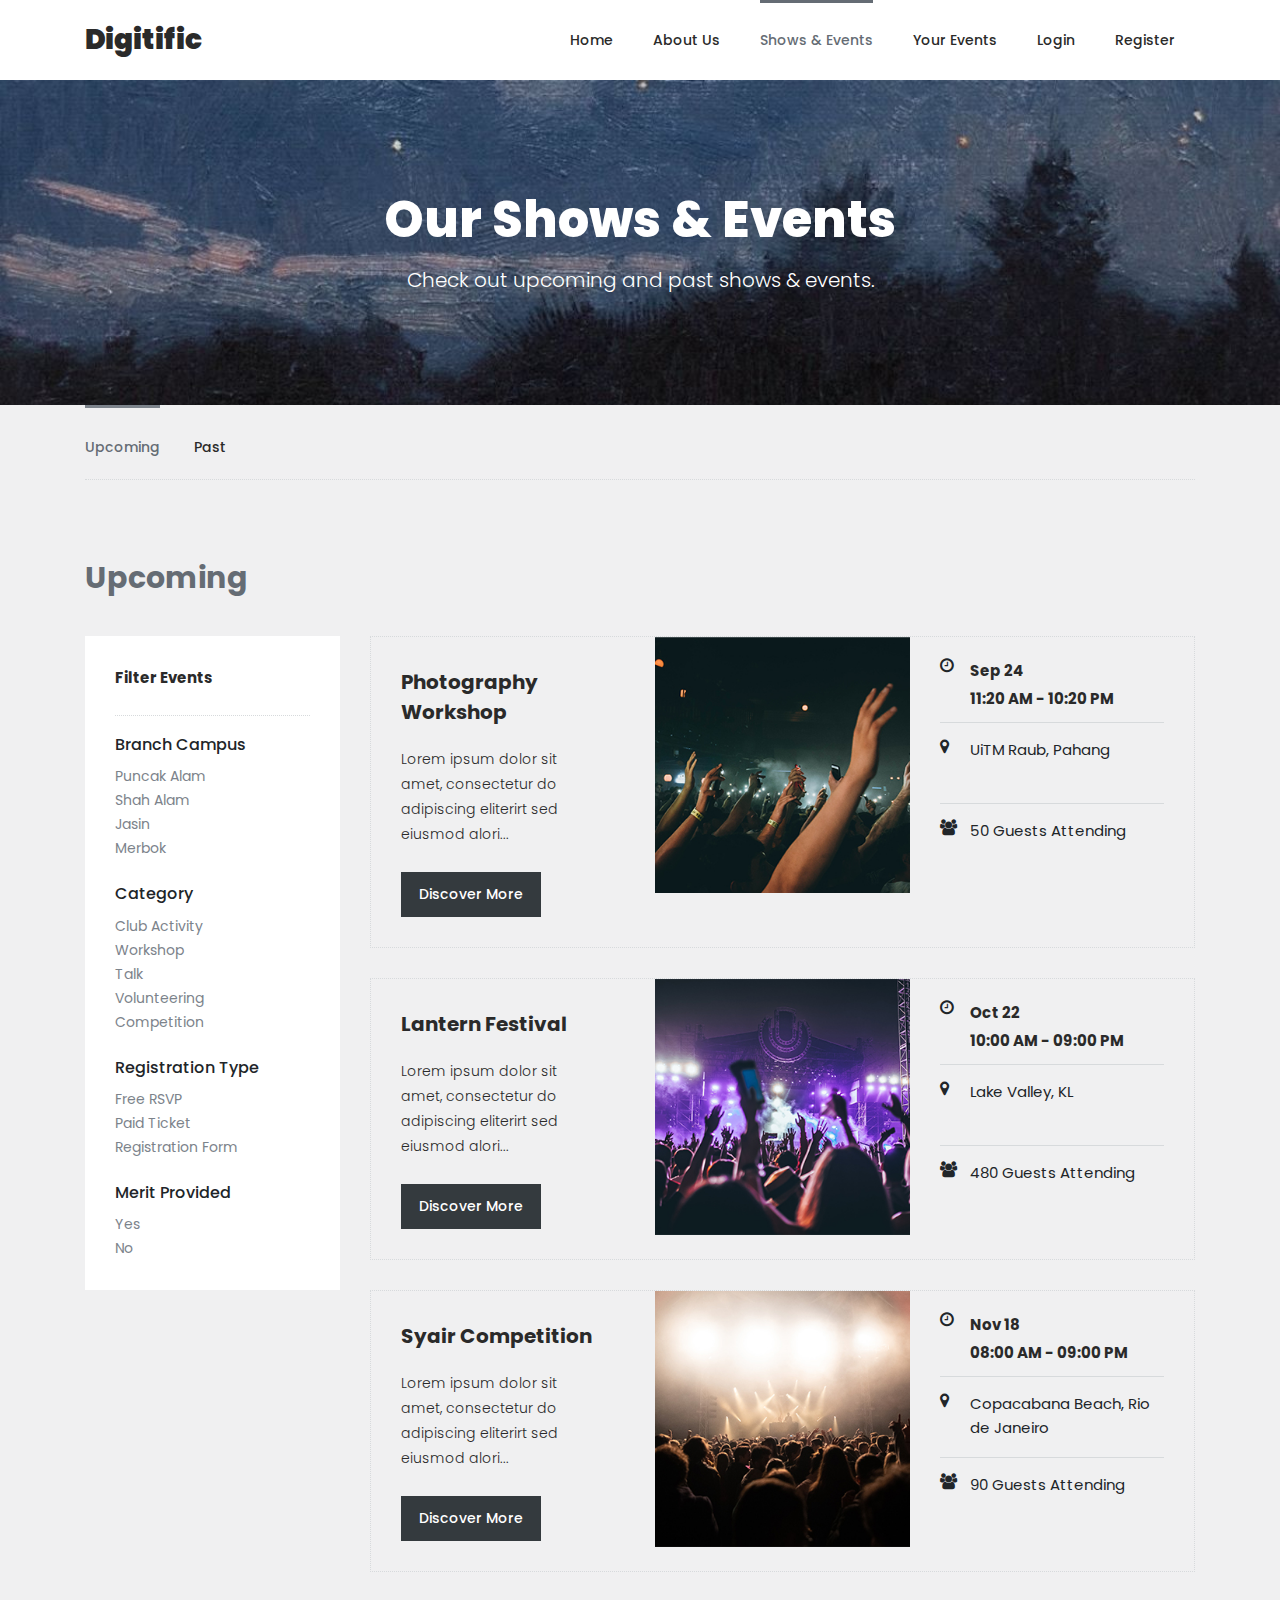
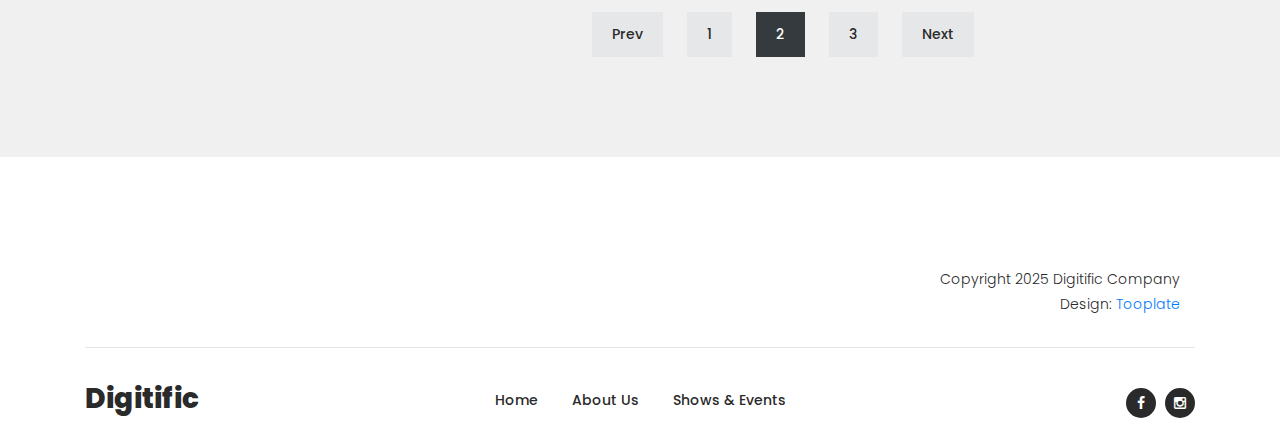
<file: src/main/webapp/shows-events.html>
<!DOCTYPE html>
<html lang="en">

  <head>

    <meta charset="utf-8">
    <meta name="viewport" content="width=device-width, initial-scale=1, shrink-to-fit=no">
    <meta name="description" content="">
    <meta name="author" content="Tooplate">
    <link href="https://fonts.googleapis.com/css?family=Poppins:100,100i,200,200i,300,300i,400,400i,500,500i,600,600i,700,700i,800,800i,900,900i&display=swap" rel="stylesheet">

    <title>Shows and Events</title>


    <!-- Additional CSS Files -->
    <link rel="stylesheet" type="text/css" href="assets/css/bootstrap.min.css">

    <link rel="stylesheet" type="text/css" href="assets/css/font-awesome.css">

    <link rel="stylesheet" type="text/css" href="assets/css/owl-carousel.css">

    <link rel="stylesheet" href="assets/css/tooplate-artxibition.css">
<!--

Tooplate 2125 ArtXibition

https://www.tooplate.com/view/2125-artxibition

-->
    </head>
    
    <body>
    
    <!-- ***** Preloader Start ***** -->
    <div id="js-preloader" class="js-preloader">
      <div class="preloader-inner">
        <span class="dot"></span>
        <div class="dots">
          <span></span>
          <span></span>
          <span></span>
        </div>
      </div>
    </div>
    <!-- ***** Preloader End ***** -->
        
    <!-- ***** Header Area Start ***** -->
    <header class="header-area header-sticky">
        <div class="container">
            <div class="row">
                <div class="col-12">
                    <nav class="main-nav">
                        <!-- ***** Logo Start ***** -->
                        <a href="index.html" class="logo"><em>Digitific</em></a>
                        <!-- ***** Logo End ***** -->
                        <!-- ***** Menu Start <li><a href="tickets.html">Tickets</a></li> ***** -->
                        <ul class="nav">
                            <li><a href="index.html">Home</a></li>
                            <li><a href="about.html">About Us</a></li>
                            <li><a href="shows-events.html" class="active">Shows & Events</a></li> 
                            <li><a href="event-list.html">Your events</a></li> 
                            <li><a href="login,jsp.html">Login</a></li> 
                            <li><a href="register.html">Register</a></li> 
                        </ul>        
                        <a class='menu-trigger'>
                            <span>Menu</span>
                        </a>
                        <!-- ***** Menu End ***** -->
                    </nav>
                </div>
            </div>
        </div>
    </header>
    <!-- ***** Header Area End ***** -->


    <!-- ***** About Us Page ***** -->
    <div class="page-heading-shows-events">
        <div class="container">
            <div class="row">
                <div class="col-lg-12">
                    <h2>Our Shows & Events</h2>
                    <span>Check out upcoming and past shows & events.</span>
                </div>
            </div>
        </div>
    </div>

    <div class="shows-events-tabs">
        <div class="container">
            <div class="row">
                <div class="col-lg-12">
                    <div class="row" id="tabs">
                        <div class="col-lg-12">
                            <div class="heading-tabs">
                                <div class="row">
                                    <div class="col-lg-8">
                                        <ul>
                                          <li><a href='#tabs-1'>Upcoming</a></li>
                                          <li><a href='#tabs-2'>Past</a></a></li>
                                        </ul>
                                    </div>
                                    
                                </div>
                            </div>
                        </div>
                        <div class="col-lg-12">
                            <section class='tabs-content'>
                                <article id='tabs-1'>
                                    <div class="row">
                                        <div class="col-lg-12">
                                            <div class="heading"><h2>Upcoming</h2></div>
                                        </div>
                                        <div class="col-lg-3">
                                            <div class="sidebar">
                                                <div class="row">
                                                    <div class="col-lg-12">
                                                        <div class="heading-sidebar">
                                                            <h4>Filter Events</h4>
                                                        </div>
                                                    </div>
                                                    <div class="col-lg-12">
                                                        <div class="filter-section">
                                                            <h6><br>Branch Campus</h6>
                                                            <ul>
                                                                <li><a href="#">Puncak Alam</a></li>
                                                                <li><a href="#">Shah Alam</a></li>
                                                                <li><a href="#">Jasin</a></li>
                                                                <li><a href="#">Merbok</a></li><br>
                                                            </ul>
                                                        </div>
                                                    </div>

                                                    <div class="col-lg-12">
                                                        <div class="filter-section">
                                                            <h6>Category</h6>
                                                            <ul>
                                                                <li><a href="#">Club Activity</a></li>
                                                                <li><a href="#">Workshop</a></li>
                                                                <li><a href="#">Talk</a></li>
                                                                <li><a href="#">Volunteering</a></li>
                                                                <li><a href="#">Competition</a></li><br>
                                                            </ul>
                                                        </div>
                                                    </div>

                                                    <div class="col-lg-12">
                                                        <div class="filter-section">
                                                            <h6>Registration Type</h6>
                                                            <ul>
                                                                <li><a href="#">Free RSVP</a></li>
                                                                <li><a href="#">Paid Ticket</a></li>
                                                                <li><a href="#">Registration Form</a></li><br>
                                                            </ul>
                                                        </div>
                                                    </div>

                                                    <div class="col-lg-12">
                                                        <div class="filter-section">
                                                            <h6>Merit Provided</h6>
                                                            <ul>
                                                                <li><a href="#">Yes</a></li>
                                                                <li><a href="#">No</a></li>
                                                            </ul>
                                                        </div>
                                                    </div>
                                                </div>
                                            </div>
                                        </div>
                                        <div class="col-lg-9">
                                            <div class="row">
                                                <div class="col-lg-12">
                                                    <div class="event-item">
                                                        <div class="row">
                                                            <div class="col-lg-4">
                                                                <div class="left-content">
                                                                    <h4>Photography Workshop</h4>
                                                                    <p>Lorem ipsum dolor sit amet, consectetur do adipiscing eliterirt sed eiusmod alori...</p>
                                                                    <div class="main-dark-button"><a href="event-details.html">Discover More</a></div>
                                                                </div>
                                                            </div>
                                                            <div class="col-lg-4">
                                                                <div class="thumb">
                                                                    <img src="assets/images/event-page-01.jpg" alt="">
                                                                </div>
                                                            </div>
                                                            <div class="col-lg-4">
                                                                <div class="right-content">
                                                                    <ul>
                                                                        <li>
                                                                            <i class="fa fa-clock-o"></i>
                                                                            <h6>Sep 24<br>11:20 AM - 10:20 PM</h6>
                                                                        </li>
                                                                        <li>
                                                                            <i class="fa fa-map-marker"></i>
                                                                            <span>UiTM Raub, Pahang</span>
                                                                        </li>
                                                                        <li>
                                                                            <i class="fa fa-users"></i>
                                                                            <span>50 Guests Attending</span>
                                                                        </li>
                                                                    </ul>
                                                                </div>
                                                            </div>
                                                        </div>
                                                    </div>
                                                </div>
                                                <div class="col-lg-12">
                                                    <div class="event-item">
                                                        <div class="row">
                                                            <div class="col-lg-4">
                                                                <div class="left-content">
                                                                    <h4>Lantern Festival</h4>
                                                                    <p>Lorem ipsum dolor sit amet, consectetur do adipiscing eliterirt sed eiusmod alori...</p>
                                                                    <div class="main-dark-button"><a href="event-details.html">Discover More</a></div>
                                                                </div>
                                                            </div>
                                                            <div class="col-lg-4">
                                                                <div class="thumb">
                                                                    <img src="assets/images/event-page-02.jpg" alt="">
                                                                </div>
                                                            </div>
                                                            <div class="col-lg-4">
                                                                <div class="right-content">
                                                                    <ul>
                                                                        <li>
                                                                            <i class="fa fa-clock-o"></i>
                                                                            <h6>Oct 22<br>10:00 AM - 09:00 PM</h6>
                                                                        </li>
                                                                        <li>
                                                                            <i class="fa fa-map-marker"></i>
                                                                            <span>Lake Valley, KL</span>
                                                                        </li>
                                                                        <li>
                                                                            <i class="fa fa-users"></i>
                                                                            <span>480 Guests Attending</span>
                                                                        </li>
                                                                    </ul>
                                                                </div>
                                                            </div>
                                                        </div>
                                                    </div>
                                                </div>
                                                <div class="col-lg-12">
                                                    <div class="event-item">
                                                        <div class="row">
                                                            <div class="col-lg-4">
                                                                <div class="left-content">
                                                                    <h4>Syair Competition</h4>
                                                                    <p>Lorem ipsum dolor sit amet, consectetur do adipiscing eliterirt sed eiusmod alori...</p>
                                                                    <div class="main-dark-button"><a href="event-details.html">Discover More</a></div>
                                                                </div>
                                                            </div>
                                                            <div class="col-lg-4">
                                                                <div class="thumb">
                                                                    <img src="assets/images/event-page-04.jpg" alt="">
                                                                </div>
                                                            </div>
                                                            <div class="col-lg-4">
                                                                <div class="right-content">
                                                                    <ul>
                                                                        <li>
                                                                            <i class="fa fa-clock-o"></i>
                                                                            <h6>Nov 18<br>08:00 AM - 09:00 PM</h6>
                                                                        </li>
                                                                        <li>
                                                                            <i class="fa fa-map-marker"></i>
                                                                            <span>Copacabana Beach, Rio de Janeiro</span>
                                                                        </li>
                                                                        <li>
                                                                            <i class="fa fa-users"></i>
                                                                            <span>90 Guests Attending</span>
                                                                        </li>
                                                                    </ul>
                                                                </div>
                                                            </div>
                                                        </div>
                                                    </div>
                                                </div>
                                                <div class="col-lg-12">
                                                    <div class="pagination">
                                                        <ul>
                                                            <li><a href="#">Prev</a></li>
                                                            <li><a href="#">1</a></li>
                                                            <li class="active"><a href="#">2</a></li>
                                                            <li><a href="#">3</a></li>
                                                            <li><a href="#">Next</a></li>
                                                        </ul>
                                                    </div>
                                                </div>
                                            </div>
                                        </div>
                                    </div>
                                </article>                            
                                <article id='tabs-2'>
                                    <div class="row">
                                        <div class="col-lg-12">
                                            <div class="heading"><h2>Upcoming</h2></div>
                                        </div>
                                        <div class="col-lg-3">
                                            <div class="sidebar">
                                                <div class="row">
                                                    <div class="col-lg-12">
                                                        <div class="heading-sidebar">
                                                            <h4>Filter Events</h4>
                                                        </div>
                                                    </div>
                                                    <div class="col-lg-12">
                                                        <div class="filter-section">
                                                            <h6><br>Campus</h6>
                                                            <ul>
                                                                <li><a href="#">UiTM Puncak Alam</a></li>
                                                                <li><a href="#">UiTM Shah Alam</a></li>
                                                                <li><a href="#">UiTM Jasin</a></li>
                                                                <li><a href="#">UiTM Merbok</a></li><br>
                                                            </ul>
                                                        </div>
                                                    </div>

                                                    <div class="col-lg-12">
                                                        <div class="filter-section">
                                                            <h6>Category</h6>
                                                            <ul>
                                                                <li><a href="#">Club Activity</a></li>
                                                                <li><a href="#">Workshop</a></li>
                                                                <li><a href="#">Talk</a></li>
                                                                <li><a href="#">Volunteering</a></li>
                                                                <li><a href="#">Competition</a></li><br>
                                                            </ul>
                                                        </div>
                                                    </div>

                                                    <div class="col-lg-12">
                                                        <div class="filter-section">
                                                            <h6>Registration Type</h6>
                                                            <ul>
                                                                <li><a href="#">Free RSVP</a></li>
                                                                <li><a href="#">Paid Ticket</a></li>
                                                                <li><a href="#">Registration Form</a></li><br>
                                                            </ul>
                                                        </div>
                                                    </div>

                                                    <div class="col-lg-12">
                                                        <div class="filter-section">
                                                            <h6>Merit Provided</h6>
                                                            <ul>
                                                                <li><a href="#">Yes</a></li>
                                                                <li><a href="#">No</a></li>
                                                            </ul>
                                                        </div>
                                                    </div>
                                                </div>
                                            </div>
                                        </div>
                                        <div class="col-lg-9">
                                            <div class="row">
                                                <div class="col-lg-12">
                                                    <div class="event-item">
                                                        <div class="row">
                                                            <div class="col-lg-4">
                                                                <div class="left-content">
                                                                    <h4>Water Splash Festival</h4>
                                                                    <p>Lorem ipsum dolor sit amet, consectetur do adipiscing eliterirt sed eiusmod alori...</p>
                                                                    <div class="main-dark-button"><a href="event-details.html">Discover More</a></div>
                                                                </div>
                                                            </div>
                                                            <div class="col-lg-4">
                                                                <div class="thumb">
                                                                    <img src="assets/images/event-page-04.jpg" alt="">
                                                                </div>
                                                            </div>
                                                            <div class="col-lg-4">
                                                                <div class="right-content">
                                                                    <ul>
                                                                        <li>
                                                                            <i class="fa fa-clock-o"></i>
                                                                            <h6>April 24 Friday<br>12:00 AM - 12:00 PM</h6>
                                                                        </li>
                                                                        <li>
                                                                            <i class="fa fa-map-marker"></i>
                                                                            <span>Copacabana Beach, Rio de Janeiro</span>
                                                                        </li>
                                                                        <li>
                                                                            <i class="fa fa-users"></i>
                                                                            <span>528 Total Guests Attending</span>
                                                                        </li>
                                                                    </ul>
                                                                </div>
                                                            </div>
                                                        </div>
                                                    </div>
                                                </div>
                                                <div class="col-lg-12">
                                                    <div class="event-item">
                                                        <div class="row">
                                                            <div class="col-lg-4">
                                                                <div class="left-content">
                                                                    <h4>Sunny Hill Festival</h4>
                                                                    <p>Lorem ipsum dolor sit amet, consectetur do adipiscing eliterirt sed eiusmod alori...</p>
                                                                    <div class="main-dark-button"><a href="event-details.html">Discover More</a></div>
                                                                </div>
                                                            </div>
                                                            <div class="col-lg-4">
                                                                <div class="thumb">
                                                                    <img src="assets/images/event-page-03.jpg" alt="">
                                                                </div>
                                                            </div>
                                                            <div class="col-lg-4">
                                                                <div class="right-content">
                                                                    <ul>
                                                                        <li>
                                                                            <i class="fa fa-clock-o"></i>
                                                                            <h6>May 31 Friday<br>10:00 AM - 11:00 PM</h6>
                                                                        </li>
                                                                        <li>
                                                                            <i class="fa fa-map-marker"></i>
                                                                            <span>Copacabana Beach, Rio de Janeiro</span>
                                                                        </li>
                                                                        <li>
                                                                            <i class="fa fa-users"></i>
                                                                            <span>240 Total Guests Attending</span>
                                                                        </li>
                                                                    </ul>
                                                                </div>
                                                            </div>
                                                        </div>
                                                    </div>
                                                </div>
                                                <div class="col-lg-12">
                                                    <div class="event-item">
                                                        <div class="row">
                                                            <div class="col-lg-4">
                                                                <div class="left-content">
                                                                    <h4>New Rock Festival</h4>
                                                                    <p>Lorem ipsum dolor sit amet, consectetur do adipiscing eliterirt sed eiusmod alori...</p>
                                                                    <div class="main-dark-button"><a href="event-details.html">Discover More</a></div>
                                                                </div>
                                                            </div>
                                                            <div class="col-lg-4">
                                                                <div class="thumb">
                                                                    <img src="assets/images/event-page-02.jpg" alt="">
                                                                </div>
                                                            </div>
                                                            <div class="col-lg-4">
                                                                <div class="right-content">
                                                                    <ul>
                                                                        <li>
                                                                            <i class="fa fa-clock-o"></i>
                                                                            <h6>June 12 Friday<br>09:00 AM - 09:00 PM</h6>
                                                                        </li>
                                                                        <li>
                                                                            <i class="fa fa-map-marker"></i>
                                                                            <span>Copacabana Beach, Rio de Janeiro</span>
                                                                        </li>
                                                                        <li>
                                                                            <i class="fa fa-users"></i>
                                                                            <span>360 Total Guests Attending</span>
                                                                        </li>
                                                                    </ul>
                                                                </div>
                                                            </div>
                                                        </div>
                                                    </div>
                                                </div>
                                                <div class="col-lg-12">
                                                    <div class="event-item">
                                                        <div class="row">
                                                            <div class="col-lg-4">
                                                                <div class="left-content">
                                                                    <h4>Monkey Dance Festival</h4>
                                                                    <p>Lorem ipsum dolor sit amet, consectetur do adipiscing eliterirt sed eiusmod alori...</p>
                                                                    <div class="main-dark-button"><a href="event-details.html">Discover More</a></div>
                                                                </div>
                                                            </div>
                                                            <div class="col-lg-4">
                                                                <div class="thumb">
                                                                    <img src="assets/images/event-page-01.jpg" alt="">
                                                                </div>
                                                            </div>
                                                            <div class="col-lg-4">
                                                                <div class="right-content">
                                                                    <ul>
                                                                        <li>
                                                                            <i class="fa fa-clock-o"></i>
                                                                            <h6>July 14 Friday<br>08:30 AM - 09:30 PM</h6>
                                                                        </li>
                                                                        <li>
                                                                            <i class="fa fa-map-marker"></i>
                                                                            <span>Copacabana Beach, Rio de Janeiro</span>
                                                                        </li>
                                                                        <li>
                                                                            <i class="fa fa-users"></i>
                                                                            <span>450 Total Guests Attending</span>
                                                                        </li>
                                                                    </ul>
                                                                </div>
                                                            </div>
                                                        </div>
                                                    </div>
                                                </div>
                                                <div class="col-lg-12">
                                                    <div class="pagination">
                                                        <ul>
                                                            <li><a href="#">Prev</a></li>
                                                            <li><a href="#">1</a></li>
                                                            <li class="active"><a href="#">2</a></li>
                                                            <li><a href="#">3</a></li>
                                                            <li><a href="#">Next</a></li>
                                                        </ul>
                                                    </div>
                                                </div>
                                            </div>
                                        </div>
                                    </div>
                                </article>    
                            </section>
                        </div>
                    </div>
                </div>
            </div>
        </div>
    </div>

    <!-- *** Footer *** -->
    <footer>
        <div class="container">
            <div class="row">
                <div class="col-lg-12">
                    <div class="under-footer">
                        <div class="rowFooter">
                            <div class="col-lg-6 col-sm-6 ms-auto text-end">
                                <p class="copyright">Copyright 2025 Digitific Company 
                    
                    			<br>Design: <a rel="nofollow" href="https://www.tooplate.com" target="_parent">Tooplate</a></p>
                            </div>
                        </div>
                    </div>
                </div>
                <div class="col-lg-12">
                    <div class="sub-footer">
                        <div class="row">
                            <div class="col-lg-3">
                                <div class="logo"><span><em>Digitific</em></span></div>
                            </div>
                            <div class="col-lg-6">
                                <div class="menu">
                                    <ul>
                                        <li><a href="index.html" class="active">Home</a></li>
                                        <li><a href="about.html">About Us</a></li>
                                        <li><a href="shows-events.html">Shows & Events</a></li> 
                                    </ul>
                                </div>
                            </div>
                            <div class="col-lg-3">
                                <div class="social-links">
                                    <ul>
                                        <li><a href="https://www.facebook.com/uitmrasmi/?locale=ms_MY"><i class="fa fa-facebook"></i></a></li>
                                        <li><a href="https://www.instagram.com/uitm.official/"><i class="fa fa-instagram"></i></a></li>
                                    </ul>
                                </div>
                            </div>
                        </div>
                    </div>
                </div>
            </div>
        </div>
    </footer>
    
    

    <!-- jQuery -->
    <script src="assets/js/jquery-2.1.0.min.js"></script>

    <!-- Bootstrap -->
    <script src="assets/js/popper.js"></script>
    <script src="assets/js/bootstrap.min.js"></script>

    <!-- Plugins -->
    <script src="assets/js/scrollreveal.min.js"></script>
    <script src="assets/js/waypoints.min.js"></script>
    <script src="assets/js/jquery.counterup.min.js"></script>
    <script src="assets/js/imgfix.min.js"></script> 
    <script src="assets/js/mixitup.js"></script> 
    <script src="assets/js/accordions.js"></script>
    <script src="assets/js/owl-carousel.js"></script>
    
    <!-- Global Init -->
    <script src="assets/js/custom.js"></script>

  </body>

</html>
</file>
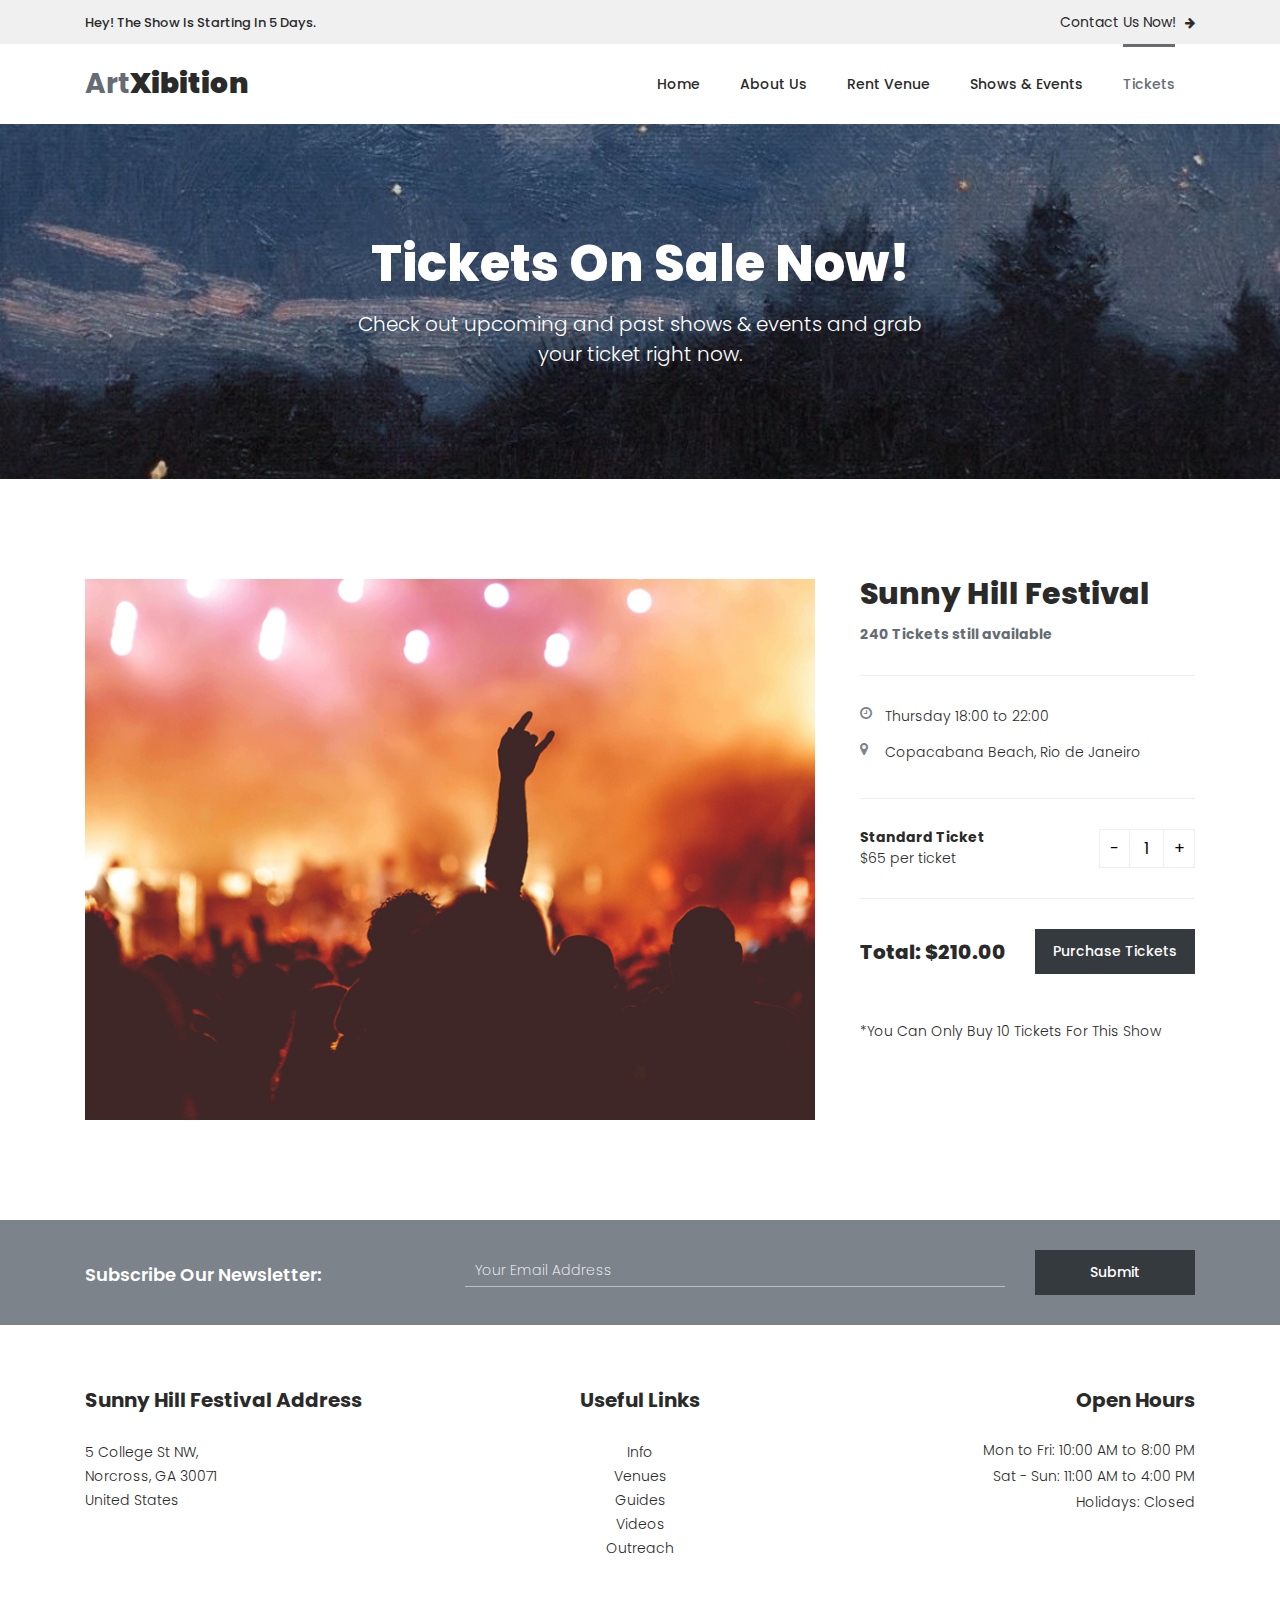
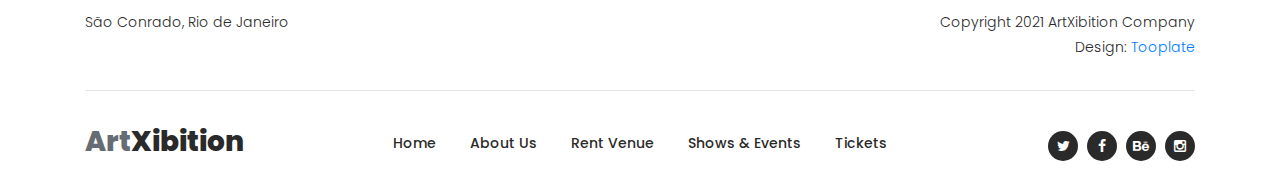
<file: src/main/webapp/ticket-details.html>
<!DOCTYPE html>
<html lang="en">

  <head>

    <meta charset="utf-8">
    <meta name="viewport" content="width=device-width, initial-scale=1, shrink-to-fit=no">
    <meta name="description" content="">
    <meta name="author" content="Tooplate">
    <link href="https://fonts.googleapis.com/css?family=Poppins:100,100i,200,200i,300,300i,400,400i,500,500i,600,600i,700,700i,800,800i,900,900i&display=swap" rel="stylesheet">

    <title>ArtXibition Ticket Detail Page</title>


    <!-- Additional CSS Files -->
    <link rel="stylesheet" type="text/css" href="assets/css/bootstrap.min.css">

    <link rel="stylesheet" type="text/css" href="assets/css/font-awesome.css">

    <link rel="stylesheet" type="text/css" href="assets/css/owl-carousel.css">

    <link rel="stylesheet" href="assets/css/tooplate-artxibition.css">
<!--

Tooplate 2125 ArtXibition

https://www.tooplate.com/view/2125-artxibition

-->
    </head>
    
    <body>
    
    <!-- ***** Preloader Start ***** -->
    <div id="js-preloader" class="js-preloader">
      <div class="preloader-inner">
        <span class="dot"></span>
        <div class="dots">
          <span></span>
          <span></span>
          <span></span>
        </div>
      </div>
    </div>
    <!-- ***** Preloader End ***** -->
    
    <!-- ***** Pre HEader ***** -->
    <div class="pre-header">
        <div class="container">
            <div class="row">
                <div class="col-lg-6 col-sm-6">
                    <span>Hey! The Show Is Starting In 5 Days.</span>
                </div>
                <div class="col-lg-6 col-sm-6">
                    <div class="text-button">
                        <a href="rent-venue.html">Contact Us Now! <i class="fa fa-arrow-right"></i></a>
                    </div>
                </div>
            </div>
        </div>
    </div>

    <!-- ***** Header Area Start ***** -->
    <header class="header-area header-sticky">
        <div class="container">
            <div class="row">
                <div class="col-12">
                    <nav class="main-nav">
                        <!-- ***** Logo Start ***** -->
                        <a href="index.html" class="logo">Art<em>Xibition</em></a>
                        <!-- ***** Logo End ***** -->
                        <!-- ***** Menu Start ***** -->
                        <ul class="nav">
                            <li><a href="index.html">Home</a></li>
                            <li><a href="about.html">About Us</a></li>
                            <li><a href="rent-venue.html">Rent Venue</a></li>
                            <li><a href="shows-events.html">Shows & Events</a></li> 
                            <li><a href="tickets.html" class="active">Tickets</a></li> 
                        </ul>        
                        <a class='menu-trigger'>
                            <span>Menu</span>
                        </a>
                        <!-- ***** Menu End ***** -->
                    </nav>
                </div>
            </div>
        </div>
    </header>
    <!-- ***** Header Area End ***** -->

    <!-- ***** About Us Page ***** -->
    <div class="page-heading-shows-events">
        <div class="container">
            <div class="row">
                <div class="col-lg-12">
                    <h2>Tickets On Sale Now!</h2>
                    <span>Check out upcoming and past shows & events and grab your ticket right now.</span>
                </div>
            </div>
        </div>
    </div>

    <div class="ticket-details-page">
        <div class="container">
            <div class="row">
                <div class="col-lg-8">
                    <div class="left-image">
                        <img src="assets/images/ticket-details.jpg" alt="">
                    </div>
                </div>
                <div class="col-lg-4">
                    <div class="right-content">
                        <h4>Sunny Hill Festival</h4>
                        <span>240 Tickets still available</span>
                        <ul>
                            <li><i class="fa fa-clock-o"></i> Thursday 18:00 to 22:00</li>
                            <li><i class="fa fa-map-marker"></i>Copacabana Beach, Rio de Janeiro</li>
                        </ul>
                        <div class="quantity-content">
                            <div class="left-content">
                                <h6>Standard Ticket</h6>
                                <p>$65 per ticket</p>
                            </div>
                            <div class="right-content">
                                <div class="quantity buttons_added">
                                    <input type="button" value="-" class="minus"><input type="number" step="1" min="1" max="" name="quantity" value="1" title="Qty" class="input-text qty text" size="4" pattern="" inputmode=""><input type="button" value="+" class="plus">
                                </div>
                            </div>
                        </div>
                        <div class="total">
                            <h4>Total: $210.00</h4>
                            <div class="main-dark-button"><a href="#">Purchase Tickets</a></div>
                        </div>
                        <div class="warn">
                            <p>*You Can Only Buy 10 Tickets For This Show</p>
                        </div>
                    </div>
                </div>
            </div>
        </div>
    </div>


    <!-- *** Subscribe *** -->
    <div class="subscribe">
        <div class="container">
            <div class="row">
                <div class="col-lg-4">
                    <h4>Subscribe Our Newsletter:</h4>
                </div>
                <div class="col-lg-8">
                    <form id="subscribe" action="" method="get">
                        <div class="row">
                          <div class="col-lg-9">
                            <fieldset>
                              <input name="email" type="text" id="email" pattern="[^ @]*@[^ @]*" placeholder="Your Email Address" required="">
                            </fieldset>
                          </div>
                          <div class="col-lg-3">
                            <fieldset>
                              <button type="submit" id="form-submit" class="main-dark-button">Submit</button>
                            </fieldset>
                          </div>
                        </div>
                    </form>
                </div>
            </div>
        </div>
    </div>

    <!-- *** Footer *** -->
    <footer>
        <div class="container">
            <div class="row">
                <div class="col-lg-4">
                    <div class="address">
                        <h4>Sunny Hill Festival Address</h4>
                        <span>5 College St NW, <br>Norcross, GA 30071<br>United States</span>
                    </div>
                </div>
                <div class="col-lg-4">
                    <div class="links">
                        <h4>Useful Links</h4>
                        <ul>
                            <li><a href="#">Info</a></li>
                            <li><a href="#">Venues</a></li>
                            <li><a href="#">Guides</a></li>
                            <li><a href="#">Videos</a></li>
                            <li><a href="#">Outreach</a></li>
                        </ul>
                    </div>
                </div>
                <div class="col-lg-4">
                    <div class="hours">
                        <h4>Open Hours</h4>
                        <ul>
                            <li>Mon to Fri: 10:00 AM to 8:00 PM</li>
                            <li>Sat - Sun: 11:00 AM to 4:00 PM</li>
                            <li>Holidays: Closed</li>
                        </ul>
                    </div>
                </div>
                <div class="col-lg-12">
                    <div class="under-footer">
                        <div class="row">
                            <div class="col-lg-6">
                                <p>São Conrado, Rio de Janeiro</p>
                            </div>
                            <div class="col-lg-6">
                                <p class="copyright">Copyright 2021 ArtXibition Company 
                    
                    			<br>Design: <a rel="nofollow" href="https://www.tooplate.com" target="_parent">Tooplate</a></p>
                            </div>
                        </div>
                    </div>
                </div>
                <div class="col-lg-12">
                    <div class="sub-footer">
                        <div class="row">
                            <div class="col-lg-3">
                                <div class="logo"><span>Art<em>Xibition</em></span></div>
                            </div>
                            <div class="col-lg-6">
                                <div class="menu">
                                    <ul>
                                        <li><a href="index.html" class="active">Home</a></li>
                                        <li><a href="about.html">About Us</a></li>
                                        <li><a href="rent-venue.html">Rent Venue</a></li>
                                        <li><a href="shows-events.html">Shows & Events</a></li> 
                                        <li><a href="tickets.html">Tickets</a></li> 
                                    </ul>
                                </div>
                            </div>
                            <div class="col-lg-3">
                                <div class="social-links">
                                    <ul>
                                        <li><a href="#"><i class="fa fa-twitter"></i></a></li>
                                        <li><a href="#"><i class="fa fa-facebook"></i></a></li>
                                        <li><a href="#"><i class="fa fa-behance"></i></a></li>
                                        <li><a href="#"><i class="fa fa-instagram"></i></a></li>
                                    </ul>
                                </div>
                            </div>
                        </div>
                    </div>
                </div>
            </div>
        </div>
    </footer>
    
    

    <!-- jQuery -->
    <script src="assets/js/jquery-2.1.0.min.js"></script>

    <!-- Bootstrap -->
    <script src="assets/js/popper.js"></script>
    <script src="assets/js/bootstrap.min.js"></script>

    <!-- Plugins -->
    <script src="assets/js/scrollreveal.min.js"></script>
    <script src="assets/js/waypoints.min.js"></script>
    <script src="assets/js/jquery.counterup.min.js"></script>
    <script src="assets/js/imgfix.min.js"></script> 
    <script src="assets/js/mixitup.js"></script> 
    <script src="assets/js/accordions.js"></script>
    <script src="assets/js/owl-carousel.js"></script>
    <script src="assets/js/quantity.js"></script>
    
    <!-- Global Init -->
    <script src="assets/js/custom.js"></script>

  </body>

</html>
</file>
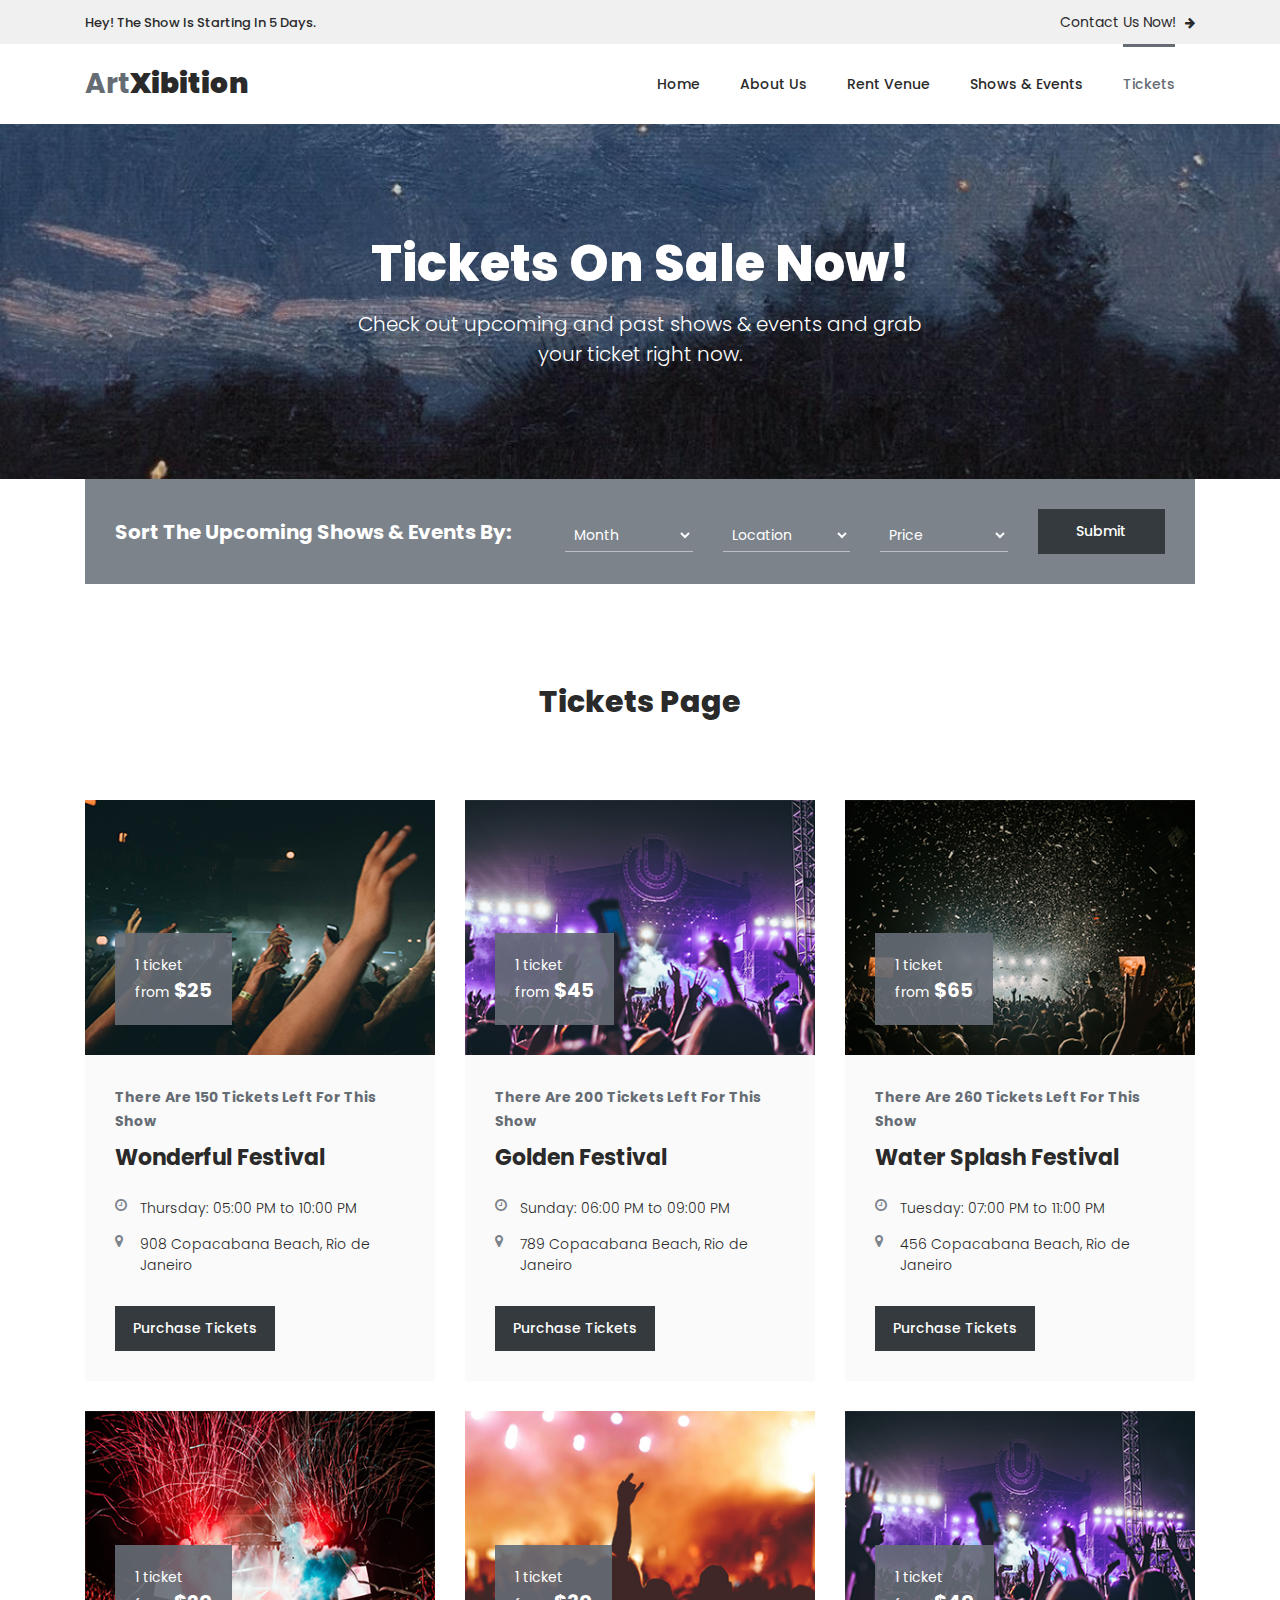
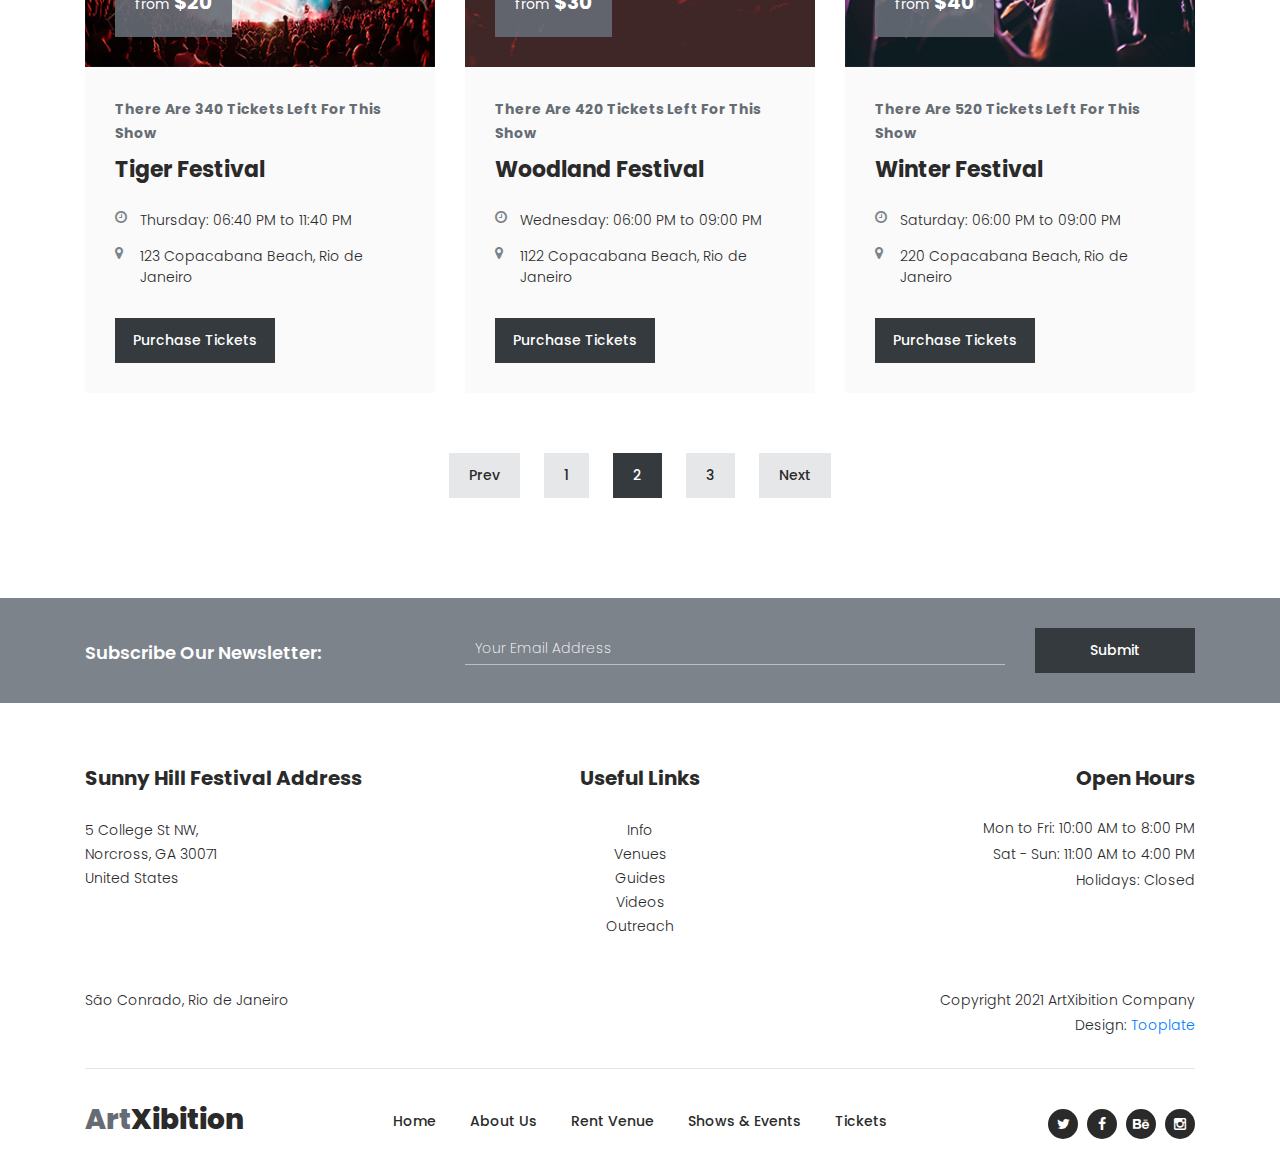
<file: src/main/webapp/tickets.html>
<!DOCTYPE html>
<html lang="en">

  <head>

    <meta charset="utf-8">
    <meta name="viewport" content="width=device-width, initial-scale=1, shrink-to-fit=no">
    <meta name="description" content="">
    <meta name="author" content="Tooplate">
    <link href="https://fonts.googleapis.com/css?family=Poppins:100,100i,200,200i,300,300i,400,400i,500,500i,600,600i,700,700i,800,800i,900,900i&display=swap" rel="stylesheet">

    <title>ArtXibition - Tickets Page</title>


    <!-- Additional CSS Files -->
    <link rel="stylesheet" type="text/css" href="assets/css/bootstrap.min.css">

    <link rel="stylesheet" type="text/css" href="assets/css/font-awesome.css">

    <link rel="stylesheet" type="text/css" href="assets/css/owl-carousel.css">

    <link rel="stylesheet" href="assets/css/tooplate-artxibition.css">
<!--

Tooplate 2125 ArtXibition

https://www.tooplate.com/view/2125-artxibition

-->
    </head>
    
    <body>
    
    <!-- ***** Preloader Start ***** -->
    <div id="js-preloader" class="js-preloader">
      <div class="preloader-inner">
        <span class="dot"></span>
        <div class="dots">
          <span></span>
          <span></span>
          <span></span>
        </div>
      </div>
    </div>
    <!-- ***** Preloader End ***** -->
    
    <!-- ***** Pre HEader ***** -->
    <div class="pre-header">
        <div class="container">
            <div class="row">
                <div class="col-lg-6 col-sm-6">
                    <span>Hey! The Show Is Starting In 5 Days.</span>
                </div>
                <div class="col-lg-6 col-sm-6">
                    <div class="text-button">
                        <a href="rent-venue.html">Contact Us Now! <i class="fa fa-arrow-right"></i></a>
                    </div>
                </div>
            </div>
        </div>
    </div>
    
    <!-- ***** Header Area Start ***** -->
    <header class="header-area header-sticky">
        <div class="container">
            <div class="row">
                <div class="col-12">
                    <nav class="main-nav">
                        <!-- ***** Logo Start ***** -->
                        <a href="index.html" class="logo">Art<em>Xibition</em></a>
                        <!-- ***** Logo End ***** -->
                        <!-- ***** Menu Start ***** -->
                        <ul class="nav">
                            <li><a href="index.html">Home</a></li>
                            <li><a href="about.html">About Us</a></li>
                            <li><a href="rent-venue.html">Rent Venue</a></li>
                            <li><a href="shows-events.html">Shows & Events</a></li> 
                            <li><a href="tickets.html" class="active">Tickets</a></li> 
                        </ul>        
                        <a class='menu-trigger'>
                            <span>Menu</span>
                        </a>
                        <!-- ***** Menu End ***** -->
                    </nav>
                </div>
            </div>
        </div>
    </header>
    <!-- ***** Header Area End ***** -->

    <!-- ***** About Us Page ***** -->
    <div class="page-heading-shows-events">
        <div class="container">
            <div class="row">
                <div class="col-lg-12">
                    <h2>Tickets On Sale Now!</h2>
                    <span>Check out upcoming and past shows & events and grab your ticket right now.</span>
                </div>
            </div>
        </div>
    </div>

    <div class="tickets-page">
        <div class="container">
            <div class="row">
                <div class="col-lg-12">
                    <div class="search-box">
                        <form id="subscribe" action="" method="get">
                            <div class="row">
                                <div class="col-lg-5">
                                    <div class="search-heading">
                                        <h4>Sort The Upcoming Shows & Events By:</h4>
                                    </div>
                                </div>
                                <div class="col-lg-7">
                                    <div class="row">
                                        <div class="col-lg-3">
                                            <select value="month">
                                                <option value="month">Month</option>
                                                <option name="June" id="June">June</option>
                                                <option name="July" id="July">July</option>
                                                <option name="August" id="August">August</option>
                                                <option name="September" id="September">September</option>
                                            </select>
                                        </div>
                                        <div class="col-lg-3">
                                            <select value="location">
                                                <option value="location">Location</option>
                                                <option name="Brazil" id="Brazil">Brazil</option>
                                                <option name="Europe" id="Europe">Europe</option>
                                                <option name="US" id="US">US</option>
                                                <option name="Asia" id="Asia">Asia</option>
                                            </select>
                                        </div>
                                        <div class="col-lg-3">
                                            <select value="month">
                                                <option value="month">Price</option>
                                                <option name="min" id="min">$0 - $50</option>
                                                <option name="standard" id="standard">$50 - $100</option>
                                                <option name="hight" id="hight">$100 - $200</option>
                                            </select>
                                        </div>
                                        <div class="col-lg-3">
                                            <fieldset>
                                            <button type="submit" id="form-submit" class="main-dark-button">Submit</button>
                                            </fieldset>
                                        </div>
                                    </div>
                                </div>
                            </div>
                        </form>
                    </div>
                </div>
                <div class="col-lg-12">
                    <div class="heading">
                        <h2>Tickets Page</h2>
                    </div>
                </div>
                <div class="col-lg-4">
                    <div class="ticket-item">
                        <div class="thumb">
                            <img src="assets/images/ticket-01.jpg" alt="">
                            <div class="price">
                                <span>1 ticket<br>from <em>$25</em></span>
                            </div>
                        </div>
                        <div class="down-content">
                            <span>There Are 150 Tickets Left For This Show</span>
                            <h4>Wonderful Festival</h4>
                            <ul>
                                <li><i class="fa fa-clock-o"></i> Thursday: 05:00 PM to 10:00 PM</li>
                                <li><i class="fa fa-map-marker"></i>908 Copacabana Beach, Rio de Janeiro</li>
                            </ul>
                            <div class="main-dark-button">
                                <a href="ticket-details.html">Purchase Tickets</a>
                            </div>
                        </div>
                    </div>
                </div>
                <div class="col-lg-4">
                    <div class="ticket-item">
                        <div class="thumb">
                            <img src="assets/images/ticket-02.jpg" alt="">
                            <div class="price">
                                <span>1 ticket<br>from <em>$45</em></span>
                            </div>
                        </div>
                        <div class="down-content">
                            <span>There Are 200 Tickets Left For This Show</span>
                            <h4>Golden Festival</h4>
                            <ul>
                                <li><i class="fa fa-clock-o"></i> Sunday: 06:00 PM to 09:00 PM</li>
                                <li><i class="fa fa-map-marker"></i>789 Copacabana Beach, Rio de Janeiro</li>
                            </ul>
                            <div class="main-dark-button">
                                <a href="ticket-details.html">Purchase Tickets</a>
                            </div>
                        </div>
                    </div>
                </div>
                <div class="col-lg-4">
                    <div class="ticket-item">
                        <div class="thumb">
                            <img src="assets/images/ticket-03.jpg" alt="">
                            <div class="price">
                                <span>1 ticket<br>from <em>$65</em></span>
                            </div>
                        </div>
                        <div class="down-content">
                            <span>There Are 260 Tickets Left For This Show</span>
                            <h4>Water Splash Festival</h4>
                            <ul>
                                <li><i class="fa fa-clock-o"></i> Tuesday: 07:00 PM to 11:00 PM</li>
                                <li><i class="fa fa-map-marker"></i>456 Copacabana Beach, Rio de Janeiro</li>
                            </ul>
                            <div class="main-dark-button">
                                <a href="ticket-details.html">Purchase Tickets</a>
                            </div>
                        </div>
                    </div>
                </div>
                <div class="col-lg-4">
                    <div class="ticket-item">
                        <div class="thumb">
                            <img src="assets/images/ticket-04.jpg" alt="">
                            <div class="price">
                                <span>1 ticket<br>from <em>$20</em></span>
                            </div>
                        </div>
                        <div class="down-content">
                            <span>There Are 340 Tickets Left For This Show</span>
                            <h4>Tiger Festival</h4>
                            <ul>
                                <li><i class="fa fa-clock-o"></i> Thursday: 06:40 PM to 11:40 PM</li>
                                <li><i class="fa fa-map-marker"></i>123 Copacabana Beach, Rio de Janeiro</li>
                            </ul>
                            <div class="main-dark-button">
                                <a href="ticket-details.html">Purchase Tickets</a>
                            </div>
                        </div>
                    </div>
                </div>
                <div class="col-lg-4">
                    <div class="ticket-item">
                        <div class="thumb">
                            <img src="assets/images/ticket-05.jpg" alt="">
                            <div class="price">
                                <span>1 ticket<br>from <em>$30</em></span>
                            </div>
                        </div>
                        <div class="down-content">
                            <span>There Are 420 Tickets Left For This Show</span>
                            <h4>Woodland Festival</h4>
                            <ul>
                                <li><i class="fa fa-clock-o"></i> Wednesday: 06:00 PM to 09:00 PM</li>
                                <li><i class="fa fa-map-marker"></i>1122 Copacabana Beach, Rio de Janeiro</li>
                            </ul>
                            <div class="main-dark-button">
                                <a href="ticket-details.html">Purchase Tickets</a>
                            </div>
                        </div>
                    </div>
                </div>
                <div class="col-lg-4">
                    <div class="ticket-item">
                        <div class="thumb">
                            <img src="assets/images/ticket-06.jpg" alt="">
                            <div class="price">
                                <span>1 ticket<br>from <em>$40</em></span>
                            </div>
                        </div>
                        <div class="down-content">
                            <span>There Are 520 Tickets Left For This Show</span>
                            <h4>Winter Festival</h4>
                            <ul>
                                <li><i class="fa fa-clock-o"></i> Saturday: 06:00 PM to 09:00 PM</li>
                                <li><i class="fa fa-map-marker"></i>220 Copacabana Beach, Rio de Janeiro</li>
                            </ul>
                            <div class="main-dark-button">
                                <a href="ticket-details.html">Purchase Tickets</a>
                            </div>
                        </div>
                    </div>
                </div>
                <div class="col-lg-12">
                    <div class="pagination">
                        <ul>
                            <li><a href="#">Prev</a></li>
                            <li><a href="#">1</a></li>
                            <li class="active"><a href="#">2</a></li>
                            <li><a href="#">3</a></li>
                            <li><a href="#">Next</a></li>
                        </ul>
                    </div>
                </div>
            </div>
        </div>
    </div>


    <!-- *** Subscribe *** -->
    <div class="subscribe">
        <div class="container">
            <div class="row">
                <div class="col-lg-4">
                    <h4>Subscribe Our Newsletter:</h4>
                </div>
                <div class="col-lg-8">
                    <form id="subscribe" action="" method="get">
                        <div class="row">
                          <div class="col-lg-9">
                            <fieldset>
                              <input name="email" type="text" id="email" pattern="[^ @]*@[^ @]*" placeholder="Your Email Address" required="">
                            </fieldset>
                          </div>
                          <div class="col-lg-3">
                            <fieldset>
                              <button type="submit" id="form-submit" class="main-dark-button">Submit</button>
                            </fieldset>
                          </div>
                        </div>
                    </form>
                </div>
            </div>
        </div>
    </div>

    <!-- *** Footer *** -->
    <footer>
        <div class="container">
            <div class="row">
                <div class="col-lg-4">
                    <div class="address">
                        <h4>Sunny Hill Festival Address</h4>
                        <span>5 College St NW, <br>Norcross, GA 30071<br>United States</span>
                    </div>
                </div>
                <div class="col-lg-4">
                    <div class="links">
                        <h4>Useful Links</h4>
                        <ul>
                            <li><a href="#">Info</a></li>
                            <li><a href="#">Venues</a></li>
                            <li><a href="#">Guides</a></li>
                            <li><a href="#">Videos</a></li>
                            <li><a href="#">Outreach</a></li>
                        </ul>
                    </div>
                </div>
                <div class="col-lg-4">
                    <div class="hours">
                        <h4>Open Hours</h4>
                        <ul>
                            <li>Mon to Fri: 10:00 AM to 8:00 PM</li>
                            <li>Sat - Sun: 11:00 AM to 4:00 PM</li>
                            <li>Holidays: Closed</li>
                        </ul>
                    </div>
                </div>
                <div class="col-lg-12">
                    <div class="under-footer">
                        <div class="row">
                            <div class="col-lg-6">
                                <p>São Conrado, Rio de Janeiro</p>
                            </div>
                            <div class="col-lg-6">
                                <p class="copyright">Copyright 2021 ArtXibition Company 
                    
                    			<br>Design: <a rel="nofollow" href="https://www.tooplate.com" target="_parent">Tooplate</a></p>
                            </div>
                        </div>
                    </div>
                </div>
                <div class="col-lg-12">
                    <div class="sub-footer">
                        <div class="row">
                            <div class="col-lg-3">
                                <div class="logo"><span>Art<em>Xibition</em></span></div>
                            </div>
                            <div class="col-lg-6">
                                <div class="menu">
                                    <ul>
                                        <li><a href="index.html" class="active">Home</a></li>
                                        <li><a href="about.html">About Us</a></li>
                                        <li><a href="rent-venue.html">Rent Venue</a></li>
                                        <li><a href="shows-events.html">Shows & Events</a></li> 
                                        <li><a href="tickets.html">Tickets</a></li> 
                                    </ul>
                                </div>
                            </div>
                            <div class="col-lg-3">
                                <div class="social-links">
                                    <ul>
                                        <li><a href="#"><i class="fa fa-twitter"></i></a></li>
                                        <li><a href="#"><i class="fa fa-facebook"></i></a></li>
                                        <li><a href="#"><i class="fa fa-behance"></i></a></li>
                                        <li><a href="#"><i class="fa fa-instagram"></i></a></li>
                                    </ul>
                                </div>
                            </div>
                        </div>
                    </div>
                </div>
            </div>
        </div>
    </footer>

    <!-- jQuery -->
    <script src="assets/js/jquery-2.1.0.min.js"></script>

    <!-- Bootstrap -->
    <script src="assets/js/popper.js"></script>
    <script src="assets/js/bootstrap.min.js"></script>

    <!-- Plugins -->
    <script src="assets/js/scrollreveal.min.js"></script>
    <script src="assets/js/waypoints.min.js"></script>
    <script src="assets/js/jquery.counterup.min.js"></script>
    <script src="assets/js/imgfix.min.js"></script> 
    <script src="assets/js/mixitup.js"></script> 
    <script src="assets/js/accordions.js"></script>
    <script src="assets/js/owl-carousel.js"></script>
    
    <!-- Global Init -->
    <script src="assets/js/custom.js"></script>

  </body>
</html>
</file>
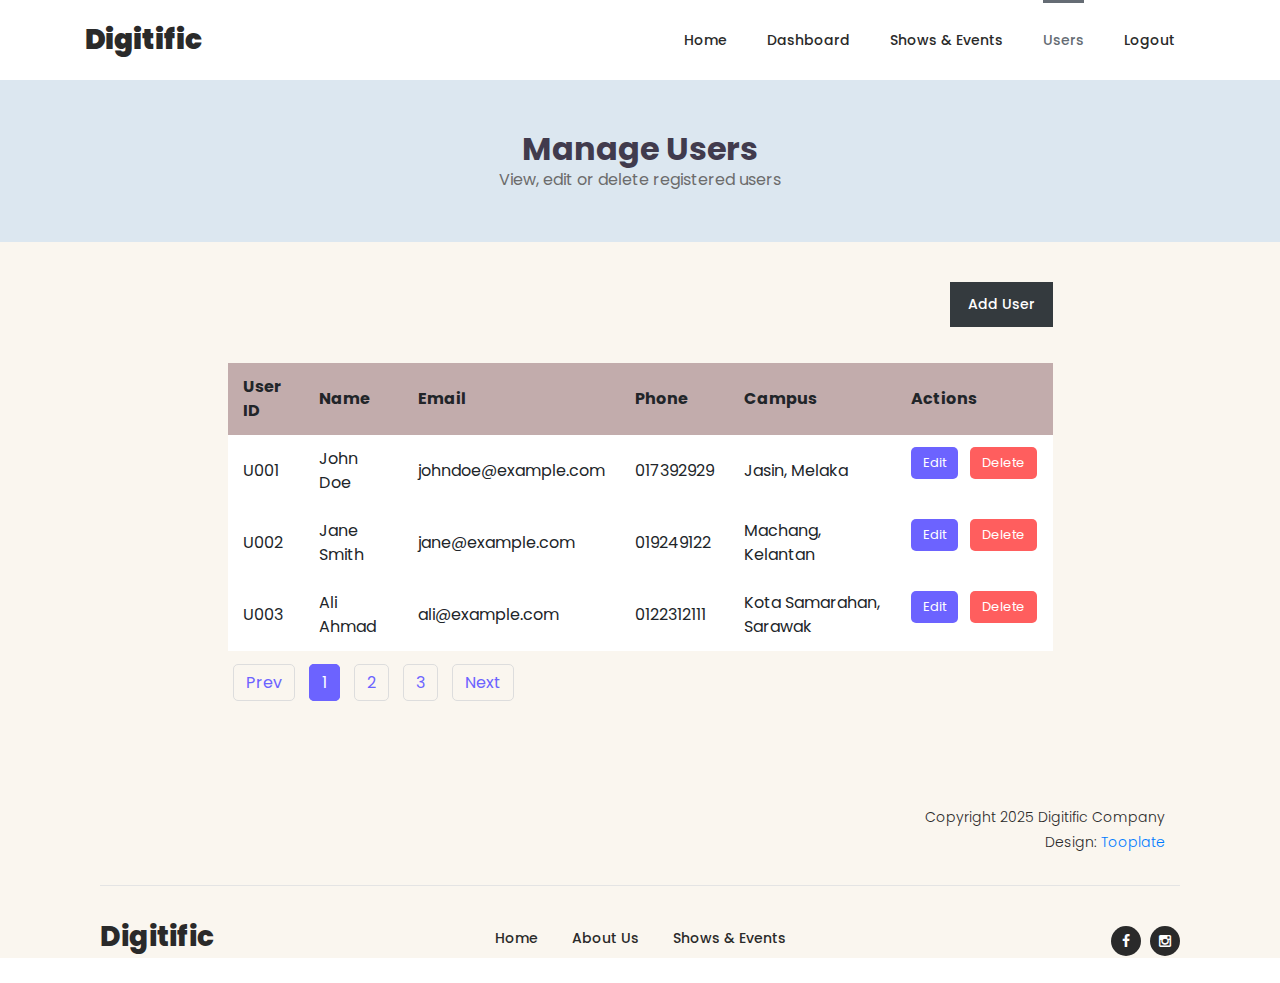
<file: src/main/webapp/users.html>
<!DOCTYPE html>
<html lang="en">

<head>
    <meta charset="utf-8">
    <meta name="viewport" content="width=device-width, initial-scale=1, shrink-to-fit=no">
    <meta name="description" content="">
    <meta name="author" content="Tooplate">
    <link href="https://fonts.googleapis.com/css?family=Poppins:100,100i,200,200i,300,300i,400,400i,500,500i,600,600i,700,700i,800,800i,900,900i&display=swap" rel="stylesheet">

    <title>Users</title>


    <!-- Additional CSS Files -->
    <link rel="stylesheet" type="text/css" href="assets/css/bootstrap.min.css">

    <link rel="stylesheet" type="text/css" href="assets/css/font-awesome.css">

    <link rel="stylesheet" type="text/css" href="assets/css/owl-carousel.css">

    <link rel="stylesheet" href="assets/css/tooplate-artxibition.css">
    <style>
        body{
            background: #faf6ef;
        }

        .page-heading-users {
            background: #dce7f0;
            padding: 50px 0;
            text-align: center;
        }

        .page-heading-users h2 {
            font-weight: 700;
            color: #413b4d;
        }

        .page-heading-users span {
            color: #6c6c6c;
        }

        .add-user-btn {
            float: right;
            margin-bottom: 20px;
        }

        .user-table {
            width: 100%;
            max-width: 900px; /* optional, prevents it from stretching too wide */
            margin: 0 auto 20px auto; /* centers table horizontally */
            border-collapse: collapse;
        }

        .user-table th,
        .user-table td {
            padding: 12px 15px;
            text-align: left;
        }

        .user-table th {
            background-color: #c2acac;
        }

        .user-table tr {
            background-color: #ffffff;
        }

        .user-table tr:hover {
            background-color: #f1f1f1;
        }

        .user-table td:last-child {
            display: flex;
            gap: 12px; /* space between buttons */
        }

        .action-btn {
            padding: 6px 12px;
            border-radius: 5px;
            font-size: 13px;
            text-decoration: none;
            color: #fff;
         
        }
                
        .action-btn:last-child {
            margin-right: 0; /* remove margin for last button */
        }

        .edit-btn {
            background-color: #6c63ff;
        }

        .delete-btn {
            background-color: #ff5e5e;
        }

        .filter-section {
            margin-bottom: 30px;
        }

        .filter-section h6 {
            font-weight: 600;
            margin-bottom: 10px;
        }

        .filter-section ul li a {
            display: block;
            padding: 4px 0;
            color: #6c6c6c;
        }

        .filter-section ul li a:hover {
            text-decoration: underline;
        }
        .pagination ul {
    display: inline-block;
    padding: 0;
    margin: 0;
}

.pagination ul li {
    display: inline;
    margin: 0 5px;
}

.pagination ul li a {
    text-decoration: none;
    padding: 6px 12px;
    color: #6c63ff;
    border: 1px solid #ddd;
    border-radius: 5px;
}

.pagination ul li.active a {
    background-color: #6c63ff;
    color: #fff;
    border-color: #6c63ff;
}

    </style>
</head>

<body>

    <!-- ***** Preloader Start ***** -->
    <div id="js-preloader" class="js-preloader">
      <div class="preloader-inner">
        <span class="dot"></span>
        <div class="dots">
          <span></span>
          <span></span>
          <span></span>
        </div>
      </div>
    </div>
    <!-- ***** Preloader End ***** -->
        
        <!-- ***** Header Area Start ***** -->
    <header class="header-area header-sticky">
        <div class="container">
            <div class="row">
                <div class="col-12">
                    <nav class="main-nav">
                        <!-- ***** Logo Start ***** -->
                        <a href="index.html" class="logo"><em>Digitific</em></a>
                        <!-- ***** Logo End ***** -->
                        <!-- ***** Menu Start <li><a href="tickets.html">Tickets</a></li> ***** -->
                        <ul class="nav">
                            <li><a href="index.html">Home</a></li>
                            <li><a href="admin_dashboard.html">Dashboard</a></li> 
                            <li><a href="ad_event.html">Shows & Events</a></li> 
                            <li><a href="users.html" class="active">Users</a></li> 
                            <li><a href="login,jsp.html">Logout</a></li>  
                        </ul>        
                        <a class='menu-trigger'>
                            <span>Menu</span>
                        </a>
                        <!-- ***** Menu End ***** -->
                    </nav>
                </div>
            </div>
        </div>
    </header>


    <!-- Page Heading -->
    <div class="page-heading-users">
        <div class="container">
            <h2>Manage Users</h2>
            <span>View, edit or delete registered users</span>
        </div>
    </div>

    <div class="container" style="margin-top: 40px;">
       
        <div class="row justify-content-center">
             <!-- Add User Button -->
            <div class="col-lg-9 text-end mb-3">
            <div class="main-dark-button"><a href="user-add.html" class="main-dark-button add-user-btn">Add User</a></div>
           </div>
            <!-- Users Table -->
            <div class="col-lg-9">
                <table class="user-table">
                    <thead>
                        <tr>
                            <th>User ID</th>
                            <th>Name</th>
                            <th>Email</th>
                            <th>Phone</th>
                            <th>Campus</th>
                            <th>Actions</th>
                        </tr>
                    </thead>
                    <tbody>
                        <tr>
                            <td>U001</td>
                            <td>John Doe</td>
                            <td>johndoe@example.com</td>
                            <td>017392929</td>
                            <td>Jasin, Melaka</td>
                            <td>
                                <a href="user-edit.html?id=U001" class="action-btn edit-btn">Edit</a>
                                <a href="user-delete.html?id=U001" class="action-btn delete-btn">Delete</a>
                            </td>
                        </tr>
                        <tr>
                            <td>U002</td>
                            <td>Jane Smith</td>
                            <td>jane@example.com</td>
                            <td>019249122</td>
                            <td>Machang, Kelantan</td>
                            <td>
                                <a href="user-edit.html?id=U002" class="action-btn edit-btn">Edit</a>
                                <a href="user-delete.html?id=U002" class="action-btn delete-btn">Delete</a>
                            </td>
                        </tr>
                        <tr>
                            <td>U003</td>
                            <td>Ali Ahmad</td>
                            <td>ali@example.com</td>
                            <td>0122312111</td>
                            <td>Kota Samarahan, Sarawak</td>
                            <td>
                                <a href="user-edit.html?id=U003" class="action-btn edit-btn">Edit</a>
                                <a href="user-delete.html?id=U003" class="action-btn delete-btn">Delete</a>
                            </td>
                        </tr>
                        <!-- Add more rows dynamically with JSP -->
                    </tbody>
                </table>

                <div class="pagination" style="text-align: center; margin-top: 20px;">
                <ul>
                    <li><a href="#">Prev</a></li>
                    <li class="active"><a href="#">1</a></li>
                    <li><a href="#">2</a></li>
                    <li><a href="#">3</a></li>
                    <li><a href="#">Next</a></li>
                </ul>
            </div>

               
        </div>
    </div>

    <!-- *** Footer *** -->
    <footer>
        <div class="container">
            <div class="row">
                <div class="col-lg-12">
                    <div class="under-footer">
                        <div class="rowFooter">
                            <div class="col-lg-6 col-sm-6 ms-auto text-end">
                                <p class="copyright">Copyright 2025 Digitific Company 
                    
                    			<br>Design: <a rel="nofollow" href="https://www.tooplate.com" target="_parent">Tooplate</a></p>
                            </div>
                        </div>
                    </div>
                </div>
                <div class="col-lg-12">
                    <div class="sub-footer">
                        <div class="row">
                            <div class="col-lg-3">
                                <div class="logo"><span><em>Digitific</em></span></div>
                            </div>
                            <div class="col-lg-6">
                                <div class="menu">
                                    <ul>
                                        <li><a href="index.html" class="active">Home</a></li>
                                        <li><a href="about.html">About Us</a></li>
                                        <li><a href="shows-events.html">Shows & Events</a></li> 
                                    </ul>
                                </div>
                            </div>
                            <div class="col-lg-3">
                                <div class="social-links">
                                    <ul>
                                        <li><a href="https://www.facebook.com/uitmrasmi/?locale=ms_MY"><i class="fa fa-facebook"></i></a></li>
                                        <li><a href="https://www.instagram.com/uitm.official/"><i class="fa fa-instagram"></i></a></li>
                                    </ul>
                                </div>
                            </div>
                        </div>
                    </div>
                </div>
            </div>
        </div>
    </footer>
    
    

    <!-- jQuery -->
    <script src="assets/js/jquery-2.1.0.min.js"></script>

    <!-- Bootstrap -->
    <script src="assets/js/popper.js"></script>
    <script src="assets/js/bootstrap.min.js"></script>

    <!-- Plugins -->
    <script src="assets/js/scrollreveal.min.js"></script>
    <script src="assets/js/waypoints.min.js"></script>
    <script src="assets/js/jquery.counterup.min.js"></script>
    <script src="assets/js/imgfix.min.js"></script> 
    <script src="assets/js/mixitup.js"></script> 
    <script src="assets/js/accordions.js"></script>
    <script src="assets/js/owl-carousel.js"></script>
    
    <!-- Global Init -->
    <script src="assets/js/custom.js"></script>
</body>

</html>
</file>
<file: src/main/webapp/assets/css/owl-carousel.css>
/**
 * Owl Carousel v2.3.4
 * Copyright 2013-2018 David Deutsch
 * Licensed under: SEE LICENSE IN https://github.com/OwlCarousel2/OwlCarousel2/blob/master/LICENSE
 */
/*
 *  Owl Carousel - Core
 */
 .owl-carousel {
    display: none;
    width: 100%;
    -webkit-tap-highlight-color: transparent;
    /* position relative and z-index fix webkit rendering fonts issue */
    position: relative;
    z-index: 1; }
    .owl-carousel .owl-stage {
      position: relative;
      -ms-touch-action: pan-Y;
      touch-action: manipulation;
      -moz-backface-visibility: hidden;
      /* fix firefox animation glitch */ }
    .owl-carousel .owl-stage:after {
      content: ".";
      display: block;
      clear: both;
      visibility: hidden;
      line-height: 0;
      height: 0; }
    .owl-carousel .owl-stage-outer {
      position: relative;
      overflow: hidden;
      /* fix for flashing background */
      -webkit-transform: translate3d(0px, 0px, 0px); }
    .owl-carousel .owl-wrapper,
    .owl-carousel .owl-item {
      -webkit-backface-visibility: hidden;
      -moz-backface-visibility: hidden;
      -ms-backface-visibility: hidden;
      -webkit-transform: translate3d(0, 0, 0);
      -moz-transform: translate3d(0, 0, 0);
      -ms-transform: translate3d(0, 0, 0); }
    .owl-carousel .owl-item {
      position: relative;
      min-height: 1px;
      float: left;
      -webkit-backface-visibility: hidden;
      -webkit-tap-highlight-color: transparent;
      -webkit-touch-callout: none; }
    .owl-carousel .owl-item img {
      display: block;
      width: 100%; }
    .owl-carousel .owl-nav.disabled,
    .owl-carousel .owl-dots.disabled {
      display: none; }
    .owl-carousel .owl-nav .owl-prev,
    .owl-carousel .owl-nav .owl-next,
    .owl-carousel .owl-dot {
      cursor: pointer;
      -webkit-user-select: none;
      -khtml-user-select: none;
      -moz-user-select: none;
      -ms-user-select: none;
      user-select: none; }
    .owl-carousel .owl-nav button.owl-prev,
    .owl-carousel .owl-nav button.owl-next,
    .owl-carousel button.owl-dot {
      background: none;
      color: inherit;
      border: none;
      padding: 0 !important;
      font: inherit; }
    .owl-carousel.owl-loaded {
      display: block; }
    .owl-carousel.owl-loading {
      opacity: 0;
      display: block; }
    .owl-carousel.owl-hidden {
      opacity: 0; }
    .owl-carousel.owl-refresh .owl-item {
      visibility: hidden; }
    .owl-carousel.owl-drag .owl-item {
      -ms-touch-action: pan-y;
          touch-action: pan-y;
      -webkit-user-select: none;
      -moz-user-select: none;
      -ms-user-select: none;
      user-select: none; }
    .owl-carousel.owl-grab {
      cursor: move;
      cursor: grab; }
    .owl-carousel.owl-rtl {
      direction: rtl; }
    .owl-carousel.owl-rtl .owl-item {
      float: right; }
  
  /* No Js */
  .no-js .owl-carousel {
    display: block; }
  
  /*
   *  Owl Carousel - Animate Plugin
   */
  .owl-carousel .animated {
    animation-duration: 1000ms;
    animation-fill-mode: both; }
  
  .owl-carousel .owl-animated-in {
    z-index: 0; }
  
  .owl-carousel .owl-animated-out {
    z-index: 1; }
  
  .owl-carousel .fadeOut {
    animation-name: fadeOut; }
  
  @keyframes fadeOut {
    0% {
      opacity: 1; }
    100% {
      opacity: 0; } }
  
  /*
   * 	Owl Carousel - Auto Height Plugin
   */
  .owl-height {
    transition: height 500ms ease-in-out; }
  
  /*
   * 	Owl Carousel - Lazy Load Plugin
   */
  .owl-carousel .owl-item {
    /**
              This is introduced due to a bug in IE11 where lazy loading combined with autoheight plugin causes a wrong
              calculation of the height of the owl-item that breaks page layouts
           */ }
    .owl-carousel .owl-item .owl-lazy {
      opacity: 0;
      transition: opacity 400ms ease; }
    .owl-carousel .owl-item .owl-lazy[src^=""], .owl-carousel .owl-item .owl-lazy:not([src]) {
      max-height: 0; }
    .owl-carousel .owl-item img.owl-lazy {
      transform-style: preserve-3d; }
  
  /*
   * 	Owl Carousel - Video Plugin
   */
  .owl-carousel .owl-video-wrapper {
    position: relative;
    height: 100%;
    background: #000; }
  
  .owl-carousel .owl-video-play-icon {
    position: absolute;
    height: 80px;
    width: 80px;
    left: 50%;
    top: 50%;
    margin-left: -40px;
    margin-top: -40px;
    background: url("owl.video.play.png") no-repeat;
    cursor: pointer;
    z-index: 1;
    -webkit-backface-visibility: hidden;
    transition: transform 100ms ease; }
  
  .owl-carousel .owl-video-play-icon:hover {
    -ms-transform: scale(1.3, 1.3);
        transform: scale(1.3, 1.3); }
  
  .owl-carousel .owl-video-playing .owl-video-tn,
  .owl-carousel .owl-video-playing .owl-video-play-icon {
    display: none; }
  
  .owl-carousel .owl-video-tn {
    opacity: 0;
    height: 100%;
    background-position: center center;
    background-repeat: no-repeat;
    background-size: contain;
    transition: opacity 400ms ease; }
  
  .owl-carousel .owl-video-frame {
    position: relative;
    z-index: 1;
    height: 100%;
    width: 100%; }
</file>
<file: src/main/webapp/assets/css/tooplate-artxibition.css>
/*

Tooplate 2125 ArtXibition

https://www.tooplate.com/view/2125-artxibition

*/

/* ---------------------------------------------
Table of contents
------------------------------------------------
01. font & reset css
02. reset
03. global styles
04. header
05. banner
06. features
07. testimonials
08. contact
09. footer
10. preloader
11. search
12. portfolio

--------------------------------------------- */
/* 
---------------------------------------------
font & reset css
--------------------------------------------- 
*/
@import url("https://fonts.googleapis.com/css?family=Poppins:100,100i,200,200i,300,300i,400,400i,500,500i,600,600i,700,700i,800,800i,900,900i");
/* 
---------------------------------------------
reset
--------------------------------------------- 
*/
html, body, div, span, applet, object, iframe, h1, h2, h3, h4, h5, h6, p, blockquote, div
pre, a, abbr, acronym, address, big, cite, code, del, dfn, em, font, img, ins, kbd, q,
s, samp, small, strike, strong, sub, sup, tt, var, b, u, i, center, dl, dt, dd, ol, ul, li,
figure, header, nav, section, article, aside, footer, figcaption {
  margin: 0;
  padding: 0;
  border: 0;
  outline: 0;
}

.clearfix:after {
  content: ".";
  display: block;
  clear: both;
  visibility: hidden;
  line-height: 0;
  height: 0;
}

.clearfix {
  display: inline-block;
}

html[xmlns] .clearfix {
  display: block;
}

* html .clearfix {
  height: 1%;
}

ul, li {
  padding: 0;
  margin: 0;
  list-style: none;
}

header, nav, section, article, aside, footer, hgroup {
  display: block;
}

* {
  box-sizing: border-box;
}

html, body {
  font-family: 'Poppins', sans-serif;
  font-weight: 400;
  background-color: #fff;
  font-size: 16px;
  -ms-text-size-adjust: 100%;
  -webkit-font-smoothing: antialiased;
  -moz-osx-font-smoothing: grayscale;
}

a {
  text-decoration: none !important;
}

h1, h2, h3, h4, h5, h6 {
  margin-top: 0px;
  margin-bottom: 0px;
}

h4 {
  line-height: 30px;
}

ul {
  margin-bottom: 0px;
}

p {
  font-size: 14px;
  line-height: 25px;
  color: #2a2a2a;
  font-weight: 300;
}

/* 
---------------------------------------------
global styles
--------------------------------------------- 
*/
html,
body {
  background: #fff;
  font-family: 'Poppins', sans-serif;
}

::selection {
  background: #343a3e;
  color: #fff;
}

::-moz-selection {
  background: #343a3e;
  color: #fff;
}

@media (max-width: 991px) {
  html, body {
    overflow-x: hidden;
  }
  .mobile-top-fix {
    margin-top: 30px;
    margin-bottom: 0px;
  }
  .mobile-bottom-fix {
    margin-bottom: 30px;
  }
  .mobile-bottom-fix-big {
    margin-bottom: 60px;
  }
}

.section-heading {
  text-align: center;
  margin-top: 40px;
  margin-bottom: 40px;
}

.section-heading h2 {
  font-size: 30px;
  font-weight: 800;
  color: #2a2a2a;
  text-transform: capitalize;
  letter-spacing: 0.5px;
  margin-top: 0px;
  margin-bottom: 0px;
}

.section-heading img {
  margin: 20px auto;
}

.dark-bg h2 {
  color: #fff;
}

.dark-bg p {
  color: #fff;
}

.main-white-button a {
  display: inline-block;
  font-size: 14px;
  padding: 12px 18px;
  background-color: #fff;
  color: #2a2a2a;
  text-align: center;
  font-weight: 500;
  text-transform: capitalize;
  transition: all .3s;
}

.main-white-button a:hover {
  opacity: 0.9;
}

.main-dark-button a {
  display: inline-block;
  font-size: 14px;
  padding: 12px 18px;
  background-color: #343a3e;
  color: #fff;
  text-align: center;
  font-weight: 500;
  text-transform: capitalize;
  transition: all .3s;
}

.main-dark-button a:hover {
  opacity: 0.9;
}


.text-button a {
  font-size: 14px;
  color: #7c838b;
  transition: all .3s;
}

.text-button i {
  font-size: 12px;
  margin-left: 5px;
  transition: all .5s;
}

.text-button a:hover {
  color: #343a3e;
}

.text-button a:hover i {
  margin-left: 8px;
}


/* 
---------------------------------------------
header
--------------------------------------------- 
*/

.pre-header {
  background-color: #f0f0f1;
  padding: 10px 0px;
}

.pre-header span {
  font-size: 13px;
  color: #2a2a2a;
  font-weight: 500;
}

.pre-header .text-button {
  text-align: right;
}

.pre-header .text-button a {
  color: #2a2a2a;
}

.header-area {
  position: relative;
  top: 0px;
  left: 0px;
  right: 0px;
  z-index: 100;
  height: 80px;
  background: #fff;
  -webkit-transition: all .5s ease 0s;
  -moz-transition: all .5s ease 0s;
  -o-transition: all .5s ease 0s;
  transition: all .5s ease 0s;
}

.header-area .main-nav {
  min-height: 80px;
  background: transparent;
}

.header-area .main-nav .logo {
  line-height: 80px;
  color: #656c74;
  font-size: 28px;
  font-weight: 700;
  float: left;
  -webkit-transition: all 0.3s ease 0s;
  -moz-transition: all 0.3s ease 0s;
  -o-transition: all 0.3s ease 0s;
  transition: all 0.3s ease 0s;
}

.header-area .main-nav .logo em {
  font-style: normal;
  color: #2a2a2a;
  font-weight: 900;
}

.header-area .main-nav .nav {
  float: right;
  margin-top: 27px;
  margin-right: 0px;
  background-color: transparent;
  -webkit-transition: all 0.3s ease 0s;
  -moz-transition: all 0.3s ease 0s;
  -o-transition: all 0.3s ease 0s;
  transition: all 0.3s ease 0s;
  position: relative;
  z-index: 999;
}

.header-area .main-nav .nav li {
  padding-left: 20px;
  padding-right: 20px;
}

.header-area .main-nav .nav li a {
  display: block;
  font-weight: 500;
  font-size: 14px;
  color: #2a2a2a;
  text-transform: capitalize;
  -webkit-transition: all 0.3s ease 0s;
  -moz-transition: all 0.3s ease 0s;
  -o-transition: all 0.3s ease 0s;
  transition: all 0.3s ease 0s;
  height: 40px;
  line-height: 40px;
  border: transparent;
}

.header-area .main-nav .nav li:hover a,
.header-area .main-nav .nav li a.active {
  color: #656c74!important;
  opacity: 1;
}

.header-area .main-nav .nav li a.active {
  position: relative;
}

.header-area .main-nav .nav li a.active:after {
  position: absolute;
  width: 100%;
  height: 3px;
  background-color: #656c74;
  content: '';
  top: -20px;
  left: 0;
}

.background-header .main-nav .nav li:hover a,
.background-header .main-nav .nav li a.active {
  color: #656c74!important;
  opacity: 1;
}

.header-area .main-nav .menu-trigger {
  cursor: pointer;
  display: block;
  position: absolute;
  top: 23px;
  width: 32px;
  height: 40px;
  text-indent: -9999em;
  z-index: 99;
  right: 40px;
  display: none;
}

.header-area .main-nav .menu-trigger span,
.header-area .main-nav .menu-trigger span:before,
.header-area .main-nav .menu-trigger span:after {
  -moz-transition: all 0.4s;
  -o-transition: all 0.4s;
  -webkit-transition: all 0.4s;
  transition: all 0.4s;
  background-color: #1e1e1e;
  display: block;
  position: absolute;
  width: 30px;
  height: 2px;
  left: 0;
}

.background-header .main-nav .menu-trigger span,
.background-header .main-nav .menu-trigger span:before,
.background-header .main-nav .menu-trigger span:after {
  background-color: #1e1e1e;
}

.header-area .main-nav .menu-trigger span:before,
.header-area .main-nav .menu-trigger span:after {
  -moz-transition: all 0.4s;
  -o-transition: all 0.4s;
  -webkit-transition: all 0.4s;
  transition: all 0.4s;
  background-color: #1e1e1e;
  display: block;
  position: absolute;
  width: 30px;
  height: 2px;
  left: 0;
  width: 75%;
}

.background-header .main-nav .menu-trigger span:before,
.background-header .main-nav .menu-trigger span:after {
  background-color: #1e1e1e;
}

.header-area .main-nav .menu-trigger span:before,
.header-area .main-nav .menu-trigger span:after {
  content: "";
}

.header-area .main-nav .menu-trigger span {
  top: 16px;
}

.header-area .main-nav .menu-trigger span:before {
  -moz-transform-origin: 33% 100%;
  -ms-transform-origin: 33% 100%;
  -webkit-transform-origin: 33% 100%;
  transform-origin: 33% 100%;
  top: -10px;
  z-index: 10;
}

.header-area .main-nav .menu-trigger span:after {
  -moz-transform-origin: 33% 0;
  -ms-transform-origin: 33% 0;
  -webkit-transform-origin: 33% 0;
  transform-origin: 33% 0;
  top: 10px;
}

.header-area .main-nav .menu-trigger.active span,
.header-area .main-nav .menu-trigger.active span:before,
.header-area .main-nav .menu-trigger.active span:after {
  background-color: transparent;
  width: 100%;
}

.header-area .main-nav .menu-trigger.active span:before {
  -moz-transform: translateY(6px) translateX(1px) rotate(45deg);
  -ms-transform: translateY(6px) translateX(1px) rotate(45deg);
  -webkit-transform: translateY(6px) translateX(1px) rotate(45deg);
  transform: translateY(6px) translateX(1px) rotate(45deg);
  background-color: #1e1e1e;
}

.background-header .main-nav .menu-trigger.active span:before {
  background-color: #1e1e1e;
}

.header-area .main-nav .menu-trigger.active span:after {
  -moz-transform: translateY(-6px) translateX(1px) rotate(-45deg);
  -ms-transform: translateY(-6px) translateX(1px) rotate(-45deg);
  -webkit-transform: translateY(-6px) translateX(1px) rotate(-45deg);
  transform: translateY(-6px) translateX(1px) rotate(-45deg);
  background-color: #1e1e1e;
}

.background-header .main-nav .menu-trigger.active span:after {
  background-color: #1e1e1e;
}

.header-area.header-sticky {
  min-height: 80px;
}

.header-area.header-sticky .nav {
  margin-top: 20px !important;
}

.header-area.header-sticky .nav li a.active {
  color: #656c74;
}

@media (max-width: 1200px) {
  .header-area .main-nav .nav li {
    padding-left: 12px;
    padding-right: 12px;
  }
  .header-area .main-nav:before {
    display: none;
  }
}

@media (max-width: 767px) {
  .header-area .main-nav .nav li a.active:after {
    display: none;
  }
  .header-area .main-nav .logo {
    color: #1e1e1e;
  }
  .header-area.header-sticky .nav li a:hover,
  .header-area.header-sticky .nav li a.active {
    color: #656c74!important;
    opacity: 1;
  }
  .header-area {
    background-color: #f7f7f7;
    padding: 0px 15px;
    height: 80px;
    box-shadow: none;
    text-align: center;
  }
  .header-area .container {
    padding: 0px;
  }
  .header-area .logo {
    margin-left: 30px;
  }
  .header-area .menu-trigger {
    display: block !important;
  }
  .header-area .main-nav {
    overflow: hidden;
  }
  .header-area .main-nav .nav {
    float: none;
    width: 100%;
    display: none;
    -webkit-transition: all 0s ease 0s;
    -moz-transition: all 0s ease 0s;
    -o-transition: all 0s ease 0s;
    transition: all 0s ease 0s;
    margin-left: 0px;
  }
  .header-area .main-nav .nav li:first-child {
    border-top: 1px solid #eee;
  }
  .header-area.header-sticky .nav {
    margin-top: 80px !important;
  }
  .header-area .main-nav .nav li {
    width: 100%;
    background: #fff;
    border-bottom: 1px solid #eee;
    padding-left: 0px !important;
    padding-right: 0px !important;
  }
  .header-area .main-nav .nav li a {
    height: 50px !important;
    line-height: 50px !important;
    padding: 0px !important;
    border: none !important;
    background: #f7f7f7 !important;
    color: #232d39 !important;
  }
  .header-area .main-nav .nav li a:hover {
    background: #eee !important;
    color: #656c74!important;
  }
  .header-area .main-nav .nav li.submenu ul {
    position: relative;
    visibility: inherit;
    opacity: 1;
    z-index: 1;
    transform: translateY(0%);
    transition-delay: 0s, 0s, 0.3s;
    top: 0px;
    width: 100%;
    box-shadow: none;
    height: 0px;
  }
  .header-area .main-nav .nav li.submenu ul li a {
    font-size: 12px;
    font-weight: 400;
  }
  .header-area .main-nav .nav li.submenu ul li a:hover:before {
    width: 0px;
  }
  .header-area .main-nav .nav li.submenu ul.active {
    height: auto !important;
  }
  .header-area .main-nav .nav li.submenu:after {
    color: #3B566E;
    right: 25px;
    font-size: 14px;
    top: 15px;
  }
  .header-area .main-nav .nav li.submenu:hover ul, .header-area .main-nav .nav li.submenu:focus ul {
    height: 0px;
  }
}

@media (min-width: 767px) {
  .header-area .main-nav .nav {
    display: flex !important;
  }
}


/* 
---------------------------------------------
banner
--------------------------------------------- 
*/

.main-banner {
  background-image: url(../images/banner_bg1.jpg);
  background-repeat: no-repeat;
  background-size: cover;
  text-align: center;
  padding: 270px 0px 210px 0px;
  position: relative;
}

.main-banner h6 {
  font-size: 14px;
  color: #fff;
  font-weight: 300;
}

.main-banner h2 {
  font-size: 50px;
  font-weight: 800;
  color: #fff;
  margin-top: 20px;
  margin-bottom: 30px;
}

.main-banner .next-show {
  position: absolute;
  top: -165px;
  left: 50%;
  transform: translateX(-50%);
  animation: move-up-down 3s infinite;
}
.main-banner .next-show {
  color: #fff;
  font-size: 18px;
}

.main-banner .next-show i {
  font-size: 12px;;
}

.main-banner .next-show span {
  display: block;
  font-size: 14px;
  font-weight: 300;
}

.main-banner .counter-content {
  position: absolute;
  width: 100%;
  top: 0;
  padding: 12px 0px;
  height: 100px;
  background-color: rgba(250,250,250,0.3);
}

.main-banner .counter-content li {
  display: inline-block;
  font-size: 14px;
  list-style-type: none;
  font-weight: 300;;
  text-transform: capitalize;
  color: #fff;
  min-width: 15%;
}

.main-banner .counter-content li span {
  display: block;
  font-size: 50px;
  font-weight: 900;
  margin-top: -10px;
}

/* Dashboard Counter Styling */
.dashboard-counter ul {
    display: flex;
    justify-content: center;
    gap: 40px;
    width: 100%;
    padding: 12px 0px;
}

.dashboard-counter ul li {
    list-style: none;
    font-size: 18px;
    font-weight: 500;
    color: #2a2a2a; /* matches banner counter */
    text-transform: uppercase;
    min-width: 15%;
}

.dashboard-counter ul li span {
    display: block;
    margin-top: 10px;
    font-size: 32px;
    font-weight: 700;
    color: #393434;
}



/*
---------------------------------------------
Show Events Carousel
---------------------------------------------
*/
.owl-show-events {
  position: relative;
  margin-top: -60px;
}

.owl-show-events .owl-nav {
  position: absolute;
  width: 100%;
  top: 50%;
  transform: translateY(5px);
}

    
.owl-show-events .owl-nav .owl-prev{
  position: absolute;
  left: -45px;
  outline: none;
}

.owl-show-events .owl-nav .owl-prev span,
.owl-show-events .owl-nav .owl-next span {
  opacity: 0;
}

.owl-show-events .owl-nav .owl-prev:before {
  display: inline-block;
  font-family: 'FontAwesome';
  color: #7c838b;
  font-size: 14px;
  content: '\f060';
}

.owl-show-events .owl-nav .owl-next{
  position: absolute;
  right: -45px;
  outline: none;
}

.owl-show-events .owl-nav .owl-next:before {
  display: inline-block;
  font-family: 'FontAwesome';
  color: #7c838b;
  font-size: 14px;
  content: '\f061';
}


/*
---------------------------------------------
Amazing Venues
---------------------------------------------
*/

.amazing-venues {
  margin: 100px 0px;
}

.amazing-venues .left-content h4 {
  font-size: 30px;
  font-weight: 800;
  color: #2a2a2a;
  margin-bottom: 20px;
}

.amazing-venues .right-content {
  margin-left: 30px;
}

.amazing-venues .right-content h5 i {
  color: #2a2a2a;
  margin-right: 5px;
}

.amazing-venues .right-content h5 {
  font-size: 22px;
  font-weight: 800;
  color: #2a2a2a;
  margin-bottom: 25px;
}

.amazing-venues .right-content span {
  font-size: 14px;
  color: #2a2a2a;
  line-height: 25px;
  font-weight: 300;
  display: block;
  margin-bottom: 6px;
}

.map-image img {
  width: 100%;
  overflow: hidden;
}


/*
---------------------------------------------
Venues & Tickets
---------------------------------------------
*/

.venue-tickets {
  margin: 0px 15px;
}

.venue-tickets .venue-item {
  margin-bottom: 23px;
}

.venue-item .thumb img {
  width: 100%;
  overflow: hidden;
}

.venue-item .down-content {
  background-color: #656c74;
  position: relative;
  display: inline-block;
  z-index: 1;
  width: 100%;
}

.venue-item .down-content .left-content {
  width: 31%;
  float: left;
  background-color: rgba(124,131,139,0.3);
  height: 100%;
  display: inline-block;
  position: absolute;
  z-index: 111;
}

.venue-item .down-content .left-content .main-white-button {
  -webkit-transform: rotate(-90deg);
  -moz-transform: rotate(-90deg);
  -o-transform: rotate(-90deg);
  -ms-transform: rotate(-90deg);
  transform: rotate(-90deg);
  position: absolute;
  top: 50%;
  margin-top: -22.5px;
}

.venue-item .down-content .right-content {
  width: 64%;
  margin-left: 5%;
  float: right;
}

.venue-item .down-content .right-content h4 {
  font-size: 22px;
  color: #fff;
  font-weight: 700;
  margin-top: 30px;
}

.venue-item .down-content .right-content p {
  color: #fff;
  margin-top: 20px;
  font-weight: 300;
  padding-right: 30px;
  margin-bottom: 20px;
}

.venue-item .down-content .right-content ul li { 
  display: inline-block;
  color: #fff;
  font-size: 16px;
  margin-right: 20px;;
}

.venue-item .down-content .right-content ul li i {
  margin-right: 5px;
}

.venue-item .down-content .right-content .price {
  background-color: rgba(124,131,139,0.3);
  display: inline-block;
  padding: 20px;
  margin-top: 25px;;
  margin-bottom: 30px;
}

.venue-item .down-content .right-content .price span {
  color: #fff;
  font-size: 14px;
  line-height: 25px;
}

.venue-item .down-content .right-content .price span em {
  font-weight: 700;
  font-size: 20px;
  font-style: normal;
}


/*
---------------------------------------------
Coming Events
---------------------------------------------
*/

.coming-events {
  background-color: #656c74;
  padding: 120px 0px;
  position: relative;
}

.coming-events .left-button {
  text-align: center;
  position: absolute;
  width: 9%;
  height: auto;
  top: 0;
  bottom: 0;
  background-color: rgba(124,131,139,0.3);
}

.coming-events .left-button .main-white-button {
  -webkit-transform: rotate(-90deg);
  -moz-transform: rotate(-90deg);
  -o-transform: rotate(-90deg);
  -ms-transform: rotate(-90deg);
  transform: rotate(-90deg);
  position: absolute;
  top: 50%;
  margin-top: -22.5px;
}

.event-item .thumb img {
  width: 100%;
  overflow: hidden;
}

.event-item .down-content {
  background-color: #fff;
  padding: 30px;
}

.event-item .down-content h4 {
  font-size: 22px;
  font-weight: 700;
  color: #2a2a2a;
  margin-bottom: 25px;;
}

.event-item .down-content ul li {
  font-size: 14px;
  color: #2a2a2a;
  font-weight: 300;
  margin-bottom: 15px;;
}

.event-item .down-content ul li:last-child {
  margin-bottom: 0px;
}

.event-item .down-content ul li i {
  width: 20px;
  text-align: center;
  font-size: 18px;
  color: #858b93;
  display: inline-block;
}



/*
---------------------------------------------
Subscribe
---------------------------------------------
*/

.subscribe {
  background-color: #7c838b;
  padding: 30px 0px;
}

.subscribe h4 {
  font-size: 18px;
  color: #fff;
  font-weight: 600;
  margin-top: 10px;
}

.subscribe form input {
  padding: 5px 10px;
  width: 100%;
  background-color: transparent;
  border-top: none;
  border-left: none;
  border-right: none;
  border-bottom: 1px solid rgba(250,250,250,0.5);
  outline: none;
  font-size: 14px;
  color: #fff;
  font-weight: 200;
  margin-top: 5px;
}

.subscribe form ::-webkit-input-placeholder { /* Edge */
  color: #fff;
  font-weight: 200;
}

.subscribe form .main-dark-button {
  display: inline-block;
  font-size: 14px;
  padding: 12px 18px;
  background-color: #343a3e;
  color: #fff;
  text-align: center;
  font-weight: 500;
  text-transform: capitalize;
  transition: all .3s;
  border: none;
  outline: none;
  width: 100%;
}

.subscribe form .main-dark-button:hover {
  background-color: #656c74;
}


/* 
---------------------------------------------
Footer
--------------------------------------------- 
*/

footer {
  padding-top: 60px;
  margin-bottom: 25px;
}

footer h4 {
   font-size: 20px;
   color: #2a2a2a;
   font-weight: 700;
   margin-bottom: 25px;;
}

footer .address span {
  font-size: 14px;
  color: #2a2a2a;
  line-height: 24px;
  font-weight: 300;
}

footer .links {
  text-align: center;
}

footer .links ul li a {
  font-size: 14px;
  color: #2a2a2a;
  font-weight: 300;
  margin-bottom: 5px;
}

footer .hours {
  text-align: right;
}

footer .hours ul li {
  font-size: 14px;
  color: #2a2a2a;
  font-weight: 300;
  margin-bottom: 5px;
}

.rowFooter {
  display: -ms-flexbox;
  display: flex;
  -ms-flex-wrap: wrap;
  flex-wrap: wrap;
  flex-direction: row-reverse;
  justify-content: space-between;
        }

footer .under-footer {
  margin-top: 50px;
}

footer p.copyright {
  text-align: right;
}

.sub-footer {
  border-top: 1px solid #e4e4e4;
  margin-top: 30px;
  padding-top: 30px;
}

.sub-footer .logo span {
  font-size: 28px;
  font-weight: 800;
  color: #656c74;
}

.sub-footer .logo span em {
  font-style: normal;
  color: #2a2a2a;
}

.sub-footer .menu {
  text-align: center;
}

.sub-footer .menu ul li {
  display: inline-block;
  margin: 10px 15px 5px 15px;
}

.sub-footer .menu ul li a {
  font-size: 14px;
  font-weight: 500;
  color: #2a2a2a;
}

.sub-footer .menu ul li a:hover {
  color: #656c74;
}

.sub-footer .social-links {
  text-align: right;
  margin-top: 10px;
}

.sub-footer .social-links ul li {
  display: inline-block;
  margin-left: 5px;
}

.sub-footer .social-links ul li a {
  width: 30px;
  height: 30px;
  display: inline-block;
  text-align: center;
  line-height: 30px;
  background-color: #2a2a2a;
  border-radius: 50%;
  color: #fff;
  font-size: 14px;
  transition: all .3s;
}

.sub-footer .social-links ul li a:hover {
  background-color: #656c74;
}


/*
---------------------------------------------
About Us Page
---------------------------------------------
*/

.page-heading-about {
  background-image: url(../images/about_bg.jpg);
  background-size: cover;
  background-repeat: no-repeat;
  padding: 110px 0px 410px 0px;
}

.page-heading-about h2 {
  font-size: 50px;
  color: #fff;
  font-weight: 800;
  margin-bottom: 15px;
}

.page-heading-about span {
  font-size: 20px;
  color: #fff;
  font-weight: 300;
}

.about-item {
  margin-top: -282px;
}

.about-item .left-image img {
  width: 100%;
  overflow: hidden;
}

.about-item .right-content {
  margin-left: -30px;
}

.about-item .right-content img {
  width: 100%;
  overflow: hidden;
}

.about-item  .down-content {
  background-color: #fff;
  padding: 30px;
  border-right: 1px dotted #d7dadc;
  border-bottom: 1px dotted #d7dadc;
}

.about-item  .down-content h4 {
  font-size: 22px;
  font-weight: 700;
  color: #2a2a2a;
  margin-bottom: 20px;
}

.about-item  .down-content ul li {
  font-size: 16px;
  font-weight: 500;
  color: #2a2a2a;
  margin-bottom: 5px;
}

.about-item  .down-content span {
  font-size: 14px;
  color: #7c838b;
  font-weight: 300;
  display: block;
  margin-top: 25px;;
}

.about-item  .down-content .main-dark-button {
  margin-top: 25px;
}

.about-upcoming-shows {
  margin-top: 120px;
}

.about-upcoming-shows h2 {
  font-size: 30px;
  font-weight: 800;
  color: #2a2a2a;
  margin-bottom: 25px;
}

.about-upcoming-shows h4 {
  font-size: 22px;
  font-weight: 700;
  color: #2a2a2a;
  margin-bottom: 25px;;
}

.about-upcoming-shows ul{
  margin-bottom: 30px;
}

.about-upcoming-shows ul li {
  font-size: 14px;
  font-weight: 300;
  margin-bottom: 10px;
}

.about-upcoming-shows p {
  margin-bottom: 30px;;
}

.about-upcoming-shows .text-button {
  margin-top: -15px;
}

.about-upcoming-shows .next-shows {
  border: 1px dotted #d7dadc;
  padding: 20px;;
}

.about-upcoming-shows .next-shows h4 {
  display: inline-block;
}

.about-upcoming-shows .next-shows h4 i {
  float: left;
  display: inline-block;
  margin-right: 10px;
  height: 30px;
}

.about-upcoming-shows .next-shows ul {
  margin-bottom: 0px;
}

.about-upcoming-shows .next-shows ul li {
  border-bottom: 1px dotted #d7dadc;
  margin-bottom: 20px;
  padding-bottom: 20px;
}

.about-upcoming-shows .next-shows ul li:last-child {
  border-bottom: none;
  padding-bottom: 0;
  margin-bottom: 0;
}

.about-upcoming-shows .next-shows ul li h5 {
  font-size: 15px;
  font-weight: 700;
  color: #2a2a2a;
  margin-bottom: 15px;;
}

.about-upcoming-shows .next-shows ul li span {
  font-size: 14px;
  font-weight: 300;
  color: #2a2a2a;
}

.about-upcoming-shows .next-shows ul li .icon-button {
  float: right;
  margin-top: -35px;
}

.about-upcoming-shows .next-shows ul li .icon-button a {
  width: 50px;
  height: 50px;
  background-color: #656c74;
  color: #fff;
  display: inline-block;
  text-align: center;
  line-height: 50px;
  transition: all .3s;
}

.about-upcoming-shows .next-shows ul li .icon-button a:hover {
  background-color: #858b93;
}

.also-like {
  margin-top: 110px;
  background-color: #f0f0f1;
  padding-bottom: 100px;
}

.also-like h2 {
  font-size: 30px;
  font-weight: 800;
  color: #2a2a2a;
  margin-top: 100px;
  margin-bottom: 40px;
}

.also-like .thumb {
  position: relative;
}

.also-like .thumb .icons {
  position: absolute;
  bottom: 20px;
  right: 20px;
}

.also-like .thumb .icons ul li {
  display: inline-block;
  margin-left: 5px;
}

.also-like .thumb .icons ul li a {
  width: 30px;
  height: 30px;
  display: inline-block;
  text-align: center;
  line-height: 30px;
  color: #fff;
  background-color: #656c74;
  border-radius: 50%;
  transition: all .3s;
}

.also-like .thumb .icons ul li a:hover {
  background-color: #858b93;
}

.also-like .thumb .icons ul li a i {
  font-size: 14px;
}

.also-like .like-item img {
  width: 100%;
  overflow: hidden;
}

.also-like .like-item .down-content {
  background-color: #fff;
  padding: 30px;
}

.also-like .like-item .down-content span {
  font-size: 15px;
  color: #2a2a2a;
  font-weight: 500;
  display: inline-block;
}

.also-like .like-item .down-content h4 {
  font-size: 22px;
  font-weight: 700;
  color: #2a2a2a;
  margin-top: 10px;
}


/*
---------------------------------------------
Rent Venue Page
---------------------------------------------
*/

.page-heading-rent-venue {
  background-image: url(../images/rent_venue_bg.jpg);
  background-size: cover;
  background-repeat: no-repeat;
  padding: 110px 0px;
  text-align: center;
}

.page-heading-rent-venue h2 {
  font-size: 50px;
  color: #fff;
  font-weight: 800;
  margin-bottom: 15px;
}

.page-heading-rent-venue span {
  font-size: 20px;
  color: #fff;
  font-weight: 300;
  padding: 0px 250px;
  display: inline-block;
}

.rent-venue-tabs .heading-tabs {
  padding: 20px 0px;
  border-bottom: 1px dotted #d7dadc;
}

.rent-venue-tabs .heading-tabs .main-dark-button {
  text-align: right;
}

.rent-venue-tabs #tabs ul {
  margin-top: 10px;
  padding: 0;
}
.rent-venue-tabs #tabs ul li {
  display: inline-block;
  margin-right: 30px;
}
.rent-venue-tabs #tabs ul li:last-child {
  margin-right: 0px;
}
.rent-venue-tabs #tabs ul li a {
  text-transform: capitalize;
  width: 100%;
  display: inline-block;
  font-size: 14px;
  color: #2a2a2a;
  font-weight: 500;
  transition: all 0.3s;
}
.rent-venue-tabs #tabs ul .ui-tabs-active span {
  background: #faf5b2;
  border: #faf5b2;
  line-height: 90px;
  border-bottom: none;
}
.rent-venue-tabs #tabs ul .ui-tabs-active a {
  color: #656c74;
  position: relative;
}
.rent-venue-tabs #tabs ul .ui-tabs-active a:after {
  width: 100%;
  height: 3px;
  background-color: #7c838b;
  content: '';
  left: 0;
  top: -32px;
  position: absolute;
}
.rent-venue-tabs #tabs ul .ui-tabs-active span {
  color: #1e1e1e;
}
.rent-venue-tabs .tabs-content {
  margin-top: 80px;
  text-align: left;
  display: inline-block;
  transition: all 0.3s;
}
.rent-venue-tabs .tabs-content h4 {
  font-size: 30px;
  font-weight: 700;
  color: #2a2a2a;
  margin-bottom: 25px;
}
.rent-venue-tabs .tabs-content ul.list {
  border-top: 1px dotted #d7dadc;
  border-bottom: 1px dotted #d7dadc;
  padding: 15px 0px!important;
  margin-top: 30px!important;
  display: block;
}
.rent-venue-tabs .tabs-content ul.list li {
  width: 28%;
  font-size: 14px;
  color: #7c838b;
}

.rent-venue-tabs .tabs-content #map h5 {
  font-size: 22px;
  font-weight: 700;
  color: #2a2a2a;
  margin-top: 15px;
  margin-bottom: 15px;
}

.rent-venue-tabs .tabs-content #map .text-button {
  margin-top: 15px;
}

.rent-venue-application {
  margin: 100px 0px;
}

.rent-venue-application .heading-text h4 {
  font-size: 22px;
  font-weight: 700;
  color: #2a2a2a;
  margin-bottom: 50px;
}

.rent-venue-application .contact-form input,
.rent-venue-application .contact-form textarea {
  color: #7a7a7a;
  font-size: 13px;
  border: 1px solid #ddd;
  background-color: #fff;
  width: 100%;
  height: 40px;
  outline: none;
  line-height: 40px;
  padding: 0px 10px;
  -webkit-appearance: none;
  -moz-appearance: none;
  appearance: none;
  margin-bottom: 30px;
}

.rent-venue-application .contact-form textarea {
  height: 150px;
  resize: none;
}

.rent-venue-application .contact-form ::-webkit-input-placeholder { /* Edge */
  color: #7a7a7a;
}

.rent-venue-application .contact-form :-ms-input-placeholder { /* Internet Explorer 10-11 */
  color: #7a7a7a;
}

.rent-venue-application .contact-form ::placeholder {
  color: #7a7a7a;
}

.rent-venue-application form .main-dark-button {
  display: inline-block;
  font-size: 14px;
  padding: 12px 18px;
  background-color: #343a3e;
  color: #fff;
  text-align: center;
  font-weight: 500;
  text-transform: capitalize;
  transition: all .3s;
  border: none;
  outline: none;
}

.rent-venue-application form .main-dark-button:hover {
  background-color: #656c74;
}

/*
---------------------------------------------
Shows Events Page
---------------------------------------------
*/

.page-heading-shows-events {
  background-image: url(../images/shows_eventsbg.jpg);
  background-size: cover;
  background-repeat: no-repeat;
  padding: 110px 0px;
  text-align: center;
}

.page-heading-shows-events h2 {
  font-size: 50px;
  color: #fff;
  font-weight: 800;
  margin-bottom: 15px;
}

.page-heading-shows-events span {
  font-size: 20px;
  color: #fff;
  font-weight: 300;
  padding: 0px 250px;
  display: inline-block;
}

.shows-events-tabs {
  background-color: #f0f0f1;
}

.shows-events-tabs .heading-tabs {
  padding: 20px 0px;
  border-bottom: 1px dotted #d7dadc;
}

.shows-events-tabs .heading-tabs .main-dark-button {
  text-align: right;
}

.shows-events-tabs #tabs ul {
  margin-top: 10px;
  padding: 0;
}
.shows-events-tabs #tabs ul li {
  display: inline-block;
  margin-right: 30px;
}
.shows-events-tabs #tabs ul li:last-child {
  margin-right: 0px;
}
.shows-events-tabs #tabs ul li a {
  text-transform: capitalize;
  width: 100%;
  display: inline-block;
  font-size: 14px;
  color: #2a2a2a;
  font-weight: 500;
  transition: all 0.3s;
}
.shows-events-tabs #tabs ul .ui-tabs-active span {
  background: #faf5b2;
  border: #faf5b2;
  line-height: 90px;
  border-bottom: none;
}
.shows-events-tabs #tabs ul .ui-tabs-active a {
  color: #656c74;
  position: relative;
}
.shows-events-tabs #tabs ul .ui-tabs-active a:after {
  width: 100%;
  height: 3px;
  background-color: #7c838b;
  content: '';
  left: 0;
  top: -32px;
  position: absolute;
}
.shows-events-tabs #tabs ul .ui-tabs-active span {
  color: #1e1e1e;
}
.shows-events-tabs .tabs-content {
  margin-top: 80px;
  text-align: left;
  display: inline-block;
  transition: all 0.3s;
}
.shows-events-tabs .tabs-content h4 {
  font-size: 30px;
  font-weight: 700;
  color: #2a2a2a;
  margin-bottom: 25px;
}

.shows-events-tabs .tabs-content .heading h2 {
  font-size: 30px;
  color: #656c74;
  font-weight: 700;
  margin-bottom: 40px;
}

.shows-events-tabs .tabs-content .sidebar {
  background-color: #fff;
  padding: 30px;
}

.shows-events-tabs .tabs-content .sidebar .heading-sidebar h4 {
  font-weight: 700;
  color: #2a2a2a;
  font-size: 15px;
  line-height: 24px;
}

.shows-events-tabs .tabs-content .sidebar .heading-sidebar {
  border-bottom: 1px dotted #d7dadc;
}

.shows-events-tabs .tabs-content .sidebar .month h6,
.shows-events-tabs .tabs-content .sidebar .category h6,
.shows-events-tabs .tabs-content .sidebar .venues h6 {
  font-weight: 700;
  color: #2a2a2a;
  font-size: 15px;
  margin-top: 30px;
}

.shows-events-tabs .tabs-content .sidebar ul li {
  display: block!important;
}

.shows-events-tabs .tabs-content .sidebar .month,
.shows-events-tabs .tabs-content .sidebar .category {
  border-bottom: 1px dotted #d7dadc;
  padding-bottom: 30px;
}

.shows-events-tabs .tabs-content .sidebar ul li a {
  font-size: 14px;
  color: #7c838b!important;
  font-weight: 400!important;
}

.shows-events-tabs .tabs-content .sidebar ul li a:hover {
  color: #343a3e!important;
}

.shows-events-tabs .tabs-content .event-item {
  border: 1px dotted #d7dadc;
  margin-bottom: 30px;
}

.shows-events-tabs .tabs-content .event-item img {
  max-width: 100%;
  overflow: hidden;
}

.shows-events-tabs .tabs-content .event-item .left-content {
  padding: 30px;
}

.shows-events-tabs .tabs-content .event-item .left-content h4 {
  font-size: 20px;
  font-weight: 700;
  color: #2a2a2a;
  margin-bottom: 20px;
}

.shows-events-tabs .tabs-content .event-item .left-content .main-dark-button {
  margin-top: 25px;
}

.shows-events-tabs .tabs-content .event-item .right-content ul li {
  display: inline-block;
  width: 100%;
  border-bottom: 1px solid #d7dadc;
  margin-bottom: 15px;
  padding-bottom: 5px;
}

.shows-events-tabs .tabs-content .event-item .right-content ul li:last-child {
  margin-bottom: 0;
  padding-bottom: 0;
  border-bottom: none;
}


.shows-events-tabs .tabs-content .event-item .right-content {
  padding: 10px 30px 10px 0px;
}

.shows-events-tabs .tabs-content .event-item .right-content ul li i {
  width: 30px;
  display: inline-block;
  height: 60px;
  float: left;
}
.shows-events-tabs .tabs-content .event-item .right-content ul li h6 {
  font-weight: 700;
  color: #2a2a2a;
  font-size: 15px;
  width: 100%;
  display: inline;
  line-height: 28px;
}

.shows-events-tabs .tabs-content .event-item .right-content ul li span {
  font-size: 15px;
}

.shows-events-tabs .tabs-content .pagination ul {
  text-align: center;
  width: 100%;
  margin-top: 30px;
  margin-bottom: 100px;
}

.shows-events-tabs .tabs-content .pagination ul li {
  margin: 0px 10px!important;
  display: inline-block!important;
}

.shows-events-tabs .tabs-content .pagination ul li a {
  display: inline-block;
  font-size: 14px;
  padding: 12px 20px;
  background-color: #e6e7e8;
  color: #2a2a2a;
  text-align: center;
  font-weight: 500;
  text-transform: capitalize;
  transition: all .3s;
}

.shows-events-tabs .tabs-content .pagination ul li a:hover,
.shows-events-tabs .tabs-content .pagination ul li.active a {
  background-color: #343a3e;
  color: #fff!important;
}


/*
---------------------------------------------
Tickets Page
---------------------------------------------
*/

.tickets-page {
  margin-bottom: 100px;
}

.tickets-page .search-box {
  background-color: #7c838b;
  padding: 30px;
}

.tickets-page .search-box h4 {
  color: #fff;
  font-weight: 700;
  font-size: 20px;
  margin-top: 8px;
}

.tickets-page .search-box select {
  margin-top: 10px;
  background-color: transparent;
  border-bottom: 1px solid rgba(250, 250, 250, 0.5);
  border-top: none;
  border-right: none;
  border-left: none;
  outline: none;
  color: #fff;
  font-size: 14px;
  width: 100%;
  padding: 5px;
}

.tickets-page .search-box option {
  background-color: #343a3e;
}

.tickets-page .search-box .main-dark-button {
  display: inline-block;
  font-size: 14px;
  padding: 12px 18px;
  background-color: #343a3e;
  color: #fff;
  text-align: center;
  font-weight: 500;
  text-transform: capitalize;
  transition: all .3s;
  border: none;
  outline: none;
  width: 100%;
}

.tickets-page .search-box .main-dark-button:hover {
  background-color: #656c74;
}
 
.tickets-page .heading h2 {
  font-size: 30px;
  font-weight: 800;
  color: #2a2a2a;
  text-align: center;
  margin-top: 100px;
  margin-bottom: 80px;
}

.tickets-page .ticket-item .thumb {
  position: relative;
}

.tickets-page .ticket-item .thumb img {
  width: 100%;
  overflow: hidden;
}

.tickets-page .ticket-item .thumb .price {
  background-color: rgba(101,108,116,0.9);
  display: inline-block;
  padding: 20px;
  position: absolute;
  left: 30px;
  bottom: 30px;
}

.tickets-page .ticket-item .thumb .price span {
  color: #fff;
  font-size: 14px;
  line-height: 25px;
}

.tickets-page .ticket-item .thumb .price span em {
  font-weight: 700;
  font-size: 20px;
  font-style: normal;
}

.tickets-page .ticket-item {
  margin-bottom: 30px;
}

.tickets-page .ticket-item .down-content {
  background-color: #fafafa;
  padding: 30px;;
}

.tickets-page .ticket-item .down-content span {
  font-size: 14px;
  color: #656c74;
  font-weight: 700;
}

.tickets-page .ticket-item .down-content h4 {
  font-size: 22px;
  font-weight: 700;
  color: #2a2a2a;
  margin-top: 10px;
  margin-bottom: 25px;
}

.tickets-page .ticket-item .down-content ul li {
  font-size: 14px;
  color: #2a2a2a;
  font-weight: 300;
  margin-bottom: 15px;
}

.tickets-page .ticket-item .down-content ul li i {
  color: #7c838b;
  margin-right: 10px;
  width: 15px;
  height: 25px;
  float: left;
}

.tickets-page .ticket-item .down-content .main-dark-button {
  margin-top: 30px;
}

.tickets-page .pagination ul {
  text-align: center;
  width: 100%;
  margin-top: 30px;
}

.tickets-page .pagination ul li {
  display: inline-block;
  margin: 0px 10px!important;
}

.tickets-page .pagination ul li a {
  display: inline-block;
  font-size: 14px;
  padding: 12px 20px;
  background-color: #e6e7e8;
  color: #2a2a2a;
  text-align: center;
  font-weight: 500;
  text-transform: capitalize;
  transition: all .3s;
}

.tickets-page .pagination ul li a:hover,
.tickets-page .pagination ul li.active a {
  background-color: #343a3e;
  color: #fff!important;
}



/*
-------------------------------
Ticket Details Page
-------------------------------
*/

.ticket-details-page {
  margin: 100px 0px;
}

.ticket-details-page img {
  max-width: 100%;
  overflow: hidden;
}

.ticket-details-page .right-content {
  margin-left: 15px;
}

.ticket-details-page .right-content h4 {
  font-size: 30px;
  font-weight: 800;
  color: #2a2a2a;
}

.ticket-details-page .right-content span {
  font-size: 14px;
  font-weight: 700;
  color: #656c74;
  display: inline-block;
  border-bottom: 1px solid #eee;
  width: 100%;
  padding-bottom: 30px;
  margin-top: 15px;
  margin-bottom: 30px;
}

.ticket-details-page .right-content ul {
  border-bottom: 1px solid #eee;
  width: 100%;
  padding-bottom: 20px;
  margin-bottom: 30px;
}

.ticket-details-page .right-content ul li {
  font-size: 14px;
  color: #2a2a2a;
  font-weight: 300;
  margin-bottom: 15px;
}

.ticket-details-page .right-content ul li i {
  color: #7c838b;
  margin-right: 10px;
  width: 15px;
  height: 25px;
  float: left;
}

.ticket-details-page .right-content .quantity-content {
  border-bottom: 1px solid #eee;
  width: 100%;
  padding-bottom: 30px;
  margin-bottom: 30px;
}

.ticket-details-page .right-content .quantity-content .left-content {
  float: left;
  margin-right: 30px;
}

.ticket-details-page .right-content .quantity-content .right-content {
  text-align: right;
}

.ticket-details-page .right-content .quantity-content .left-content h6 {
  font-size: 14px;
  font-weight: 700;
  color: #2a2a2a;
}

.ticket-details-page .right-content .total h4 {
  float: left;
  font-size: 20px;
  margin-top: 8px;
}

.ticket-details-page .right-content .total .main-dark-button {
  text-align: right;
}
.ticket-details-page .right-content .warn p {
  margin-top: 45px;
}


.quantity {
  display: inline-block; }
 
 .quantity .input-text.qty {
  width: 35px;
  height: 39px;
  padding: 0 5px;
  text-align: center;
  background-color: transparent;
  border: 1px solid #efefef;
 }
 
 .quantity.buttons_added {
  text-align: left;
  position: relative;
  white-space: nowrap;
  vertical-align: top; }
 
 .quantity.buttons_added input {
  display: inline-block;
  margin: 0;
  vertical-align: top;
  box-shadow: none;
 }
 
 .quantity.buttons_added .minus,
 .quantity.buttons_added .plus {
  padding: 7px 10px 8px;
  height: 39px;
  background-color: #ffffff;
  border: 1px solid #efefef;
  cursor:pointer;}
 
 .quantity.buttons_added .minus {
  border-right: 0; }
 
 .quantity.buttons_added .plus {
  border-left: 0; }
 
 .quantity.buttons_added .minus:hover,
 .quantity.buttons_added .plus:hover {
  background: #eeeeee; }
 
 .quantity input::-webkit-outer-spin-button,
 .quantity input::-webkit-inner-spin-button {
  -webkit-appearance: none;
  -moz-appearance: none;
  margin: 0; }
  
  .quantity.buttons_added .minus:focus,
 .quantity.buttons_added .plus:focus {
  outline: none; }



#features {
  margin-bottom: 80px;
}

.feature-item {
  display: inline-block;
  margin-bottom: 60px;
}

.feature-item .left-icon img {
  float: left;
  margin-right: 30px;
}

.feature-item .right-content {
  display: inline;
}

.feature-item .right-content h4 {
  margin-top: 0px;
  margin-bottom:  7px;
  letter-spacing: 0.25px;
  color: #232d39;
  font-size: 19px;
  font-weight: 600;
  text-transform: capitalize;
}

.feature-item .right-content a.text-button {
  margin-top: 7px;
  display: inline-block;
  font-size: 13px;
  text-transform: uppercase;
  color: #656c74;
  font-weight: 500;
}


/*
-------------------------------
Event Details Page
-------------------------------
*/

.shows-events-schedule {
  margin-top: 0px;
  padding-bottom: 100px;
  background-color: #f0f0f1;
}

.shows-events-schedule ul li {
  background-color: #fff;
  padding: 30px 30px 25px 30px;
  margin-bottom: 30px;
}

.shows-events-schedule ul li .title h4 {
  font-size: 20px;
  font-weight: 700;
  color: #2a2a2a;
}

.shows-events-schedule ul li .title span {
  font-size: 14px;
  font-weight: 700;
  color: #656c74;
}

.shows-events-schedule ul li .time span {
  font-size: 14px;
  color: #2a2a2a;
  font-weight: 300;
  display: inline-block;
  width: 200px;
}

.shows-events-schedule ul li .time span i {
  color: #7c838b;
  margin-right: 10px;
  width: 15px;
  height: 25px;
  float: left;
  font-size: 18px;
}

.shows-events-schedule ul li .place span {
  font-size: 14px;
  color: #2a2a2a;
  font-weight: 300;
  display: inline-block;
}

.shows-events-schedule ul li .place span i {
  color: #7c838b;
  margin-right: 10px;
  width: 15px;
  height: 25px;
  float: left;
  font-size: 18px;
}

.shows-events-schedule ul li .main-dark-button {
  text-align: right;
}

.shows-events-schedule .pagination ul {
  text-align: center;
  width: 100%;
  margin-top: 30px;
}

.shows-events-schedule .pagination ul li {
  display: inline-block;
  margin: 0px 10px!important;
  padding: 0px;
  background-color: transparent;
}

.shows-events-schedule .pagination ul li a {
  display: inline-block;
  font-size: 14px;
  padding: 12px 20px;
  background-color: #fff;
  color: #2a2a2a;
  text-align: center;
  font-weight: 500;
  text-transform: capitalize;
  transition: all .3s;
}

.shows-events-schedule .pagination ul li a:hover,
.shows-events-schedule .pagination ul li.active a {
  background-color: #343a3e;
  color: #fff!important;
}


/* 
---------------------------------------------
preloader
--------------------------------------------- 
*/

.js-preloader {
    position: fixed;
    top: 0;
    left: 0;
    right: 0;
    bottom: 0;
    background-color: #232d39;
    display: -webkit-box;
    display: flex;
    -webkit-box-align: center;
    align-items: center;
    -webkit-box-pack: center;
    justify-content: center;
    opacity: 1;
    visibility: visible;
    z-index: 9999;
    -webkit-transition: opacity 0.25s ease;
    transition: opacity 0.25s ease;
}

.js-preloader.loaded {
    opacity: 0;
    visibility: hidden;
    pointer-events: none;
}

@-webkit-keyframes dot {
    50% {
        -webkit-transform: translateX(96px);
        transform: translateX(96px);
    }
}

@keyframes dot {
    50% {
        -webkit-transform: translateX(96px);
        transform: translateX(96px);
    }
}

@-webkit-keyframes dots {
    50% {
        -webkit-transform: translateX(-31px);
        transform: translateX(-31px);
    }
}

@keyframes dots {
    50% {
        -webkit-transform: translateX(-31px);
        transform: translateX(-31px);
    }
}

.preloader-inner {
    position: relative;
    width: 142px;
    height: 40px;
    background: #232d39;
}

.preloader-inner .dot {
    position: absolute;
    width: 16px;
    height: 16px;
    top: 12px;
    left: 15px;
    background: #fff;
    border-radius: 50%;
    -webkit-transform: translateX(0);
    transform: translateX(0);
    -webkit-animation: dot 2.8s infinite;
    animation: dot 2.8s infinite;
}

.preloader-inner .dots {
    -webkit-transform: translateX(0);
    transform: translateX(0);
    margin-top: 12px;
    margin-left: 31px;
    -webkit-animation: dots 2.8s infinite;
    animation: dots 2.8s infinite;
}

.preloader-inner .dots span {
    display: block;
    float: left;
    width: 16px;
    height: 16px;
    margin-left: 16px;
    background: #fff;
    border-radius: 50%;
}


/* 
---------------------------------------------
responsive
--------------------------------------------- 
*/


@media (max-width: 1036px) {

  .owl-show-events .owl-nav {
    display: none;
  }

}

@media (max-width: 992px) {

  .amazing-venues .right-content {
    margin-left: 0;
    margin-top: 45px;
  }

  .subscribe,
  .subscribe input,
  footer .address,
  footer .hours {
    text-align: center; 
  }

  .subscribe h4 {
    margin-bottom: 20px;
  }

  .subscribe .main-dark-button {
    margin-top: 20px;
  }

  footer .address {
    margin-bottom: 45px;
  }

  footer .hours {
    margin-top: 45px;
  }

  .sub-footer,
  .sub-footer .social-links {
    text-align: center;
  }

  .coming-events .event-item {
    margin-bottom: 30px;
  }

  .coming-events .left-button {
    display: none;
  }

  .under-footer,
  footer p.copyright {
    text-align: center;
  }

  .about-item .right-content {
    margin-left: 0px;
  }

  .about-item .down-content {
    border-left: 1px dotted #d7dadc;
  }

  .about-upcoming-shows .next-shows {
    margin-top: 30px;
  }
  
  .also-like .like-item {
    margin-bottom: 30px;
  }

  .page-heading-rent-venue span,
  .page-heading-shows-events span {
    padding: 0px;
  }

  .rent-venue-tabs .heading-tabs .main-dark-button,
  .shows-events-tabs .heading-tabs .main-dark-button {
    display: none;
  }

  .shows-events-tabs #tabs ul li {
    margin-bottom: 15px;
  }

  .shows-events-tabs .tabs-content .event-item .right-content ul li i {
    height: 40px;
  }
  .shows-events-tabs .tabs-content .event-item .right-content {
    padding: 30px;
  }

  .shows-events-tabs #tabs ul li:last-child {
    margin-bottom: 0px;
  }

  .shows-events-tabs .tabs-content .sidebar {
    margin-bottom: 45px;
  }

  .tickets-page .search-box {
    text-align: center;
  }
  
  .tickets-page .search-box .main-dark-button,
  .tickets-page .search-box select {
    margin-top: 30px;
  }

  .shows-events-tabs .tabs-content .pagination ul li,
  .shows-events-schedule .pagination ul li,
  .tickets-page .pagination ul li {
    margin: 0px 2px!important;
  }

  .ticket-details-page .right-content {
    margin-left: 0px;
    margin-top: 30px;
  }

  .shows-events-schedule ul li,
  .shows-events-schedule ul li .main-dark-button {
    text-align: center;
  }

  .shows-events-schedule ul li .title,
  .shows-events-schedule ul li .time,
  .shows-events-schedule ul li .place {
    margin-bottom: 15px;
  }

}

@media (max-width: 450px) {

  .rent-venue-tabs #tabs ul li {
    text-align: center;
    margin-right: 0px;
    display: block;
    margin-bottom: 5px;
    margin-top: 5px;
  } 

  .rent-venue-tabs #tabs ul .ui-tabs-active a:after,
  .shows-events-tabs #tabs ul .ui-tabs-active a:after {
    display: none;
  }

  .rent-venue-tabs .tabs-content ul.list {
    text-align: center;
  }

  .rent-venue-tabs .tabs-content ul.list li {
    text-align: center;
    width: 100%;
  }

  .pre-header {
    display: none;
  }

}


@-webkit-keyframes move-up-down {
  0% {
    -webkit-transform: translateY(0px);
            transform: translateY(0px); }
  50% {
    -webkit-transform: translateY(-5px);
            transform: translateY(-5px); }
  100% {
    -webkit-transform: translateY(0px);
            transform: translateY(0px); } 
}

/* 
---------------------------------------------
login and register
--------------------------------------------- 
*/

        .auth-container {
            width: 400px;
            margin: 80px auto;
            background: #f7f6f6;
            padding: 40px;
            border-radius: 10px;
            box-shadow: 0px 0px 15px rgba(0, 0, 0, 0.293);
        }

        .auth-container h2 {
            text-align: center;
            margin-bottom: 30px;
            font-size: 28px;
            font-weight: 600;
        }

        .auth-container input {
            width: 100%;
            padding: 12px;
            margin-bottom: 18px;
            border-radius: 6px;
            border: none;
            outline: none;
        }

        .auth-btn {
            width: 100%;
            padding: 12px;
            background: #d07300;
            border: none;
            border-radius: 6px;
            font-size: 16px;
            font-weight: 600;
            color: #fff;
            cursor: pointer;
        }

        .auth-container p {
            text-align: center;
            margin-top: 15px;
        }

        .auth-container a {
            color: #d07300;
            font-weight: 500;
        }
</file>
